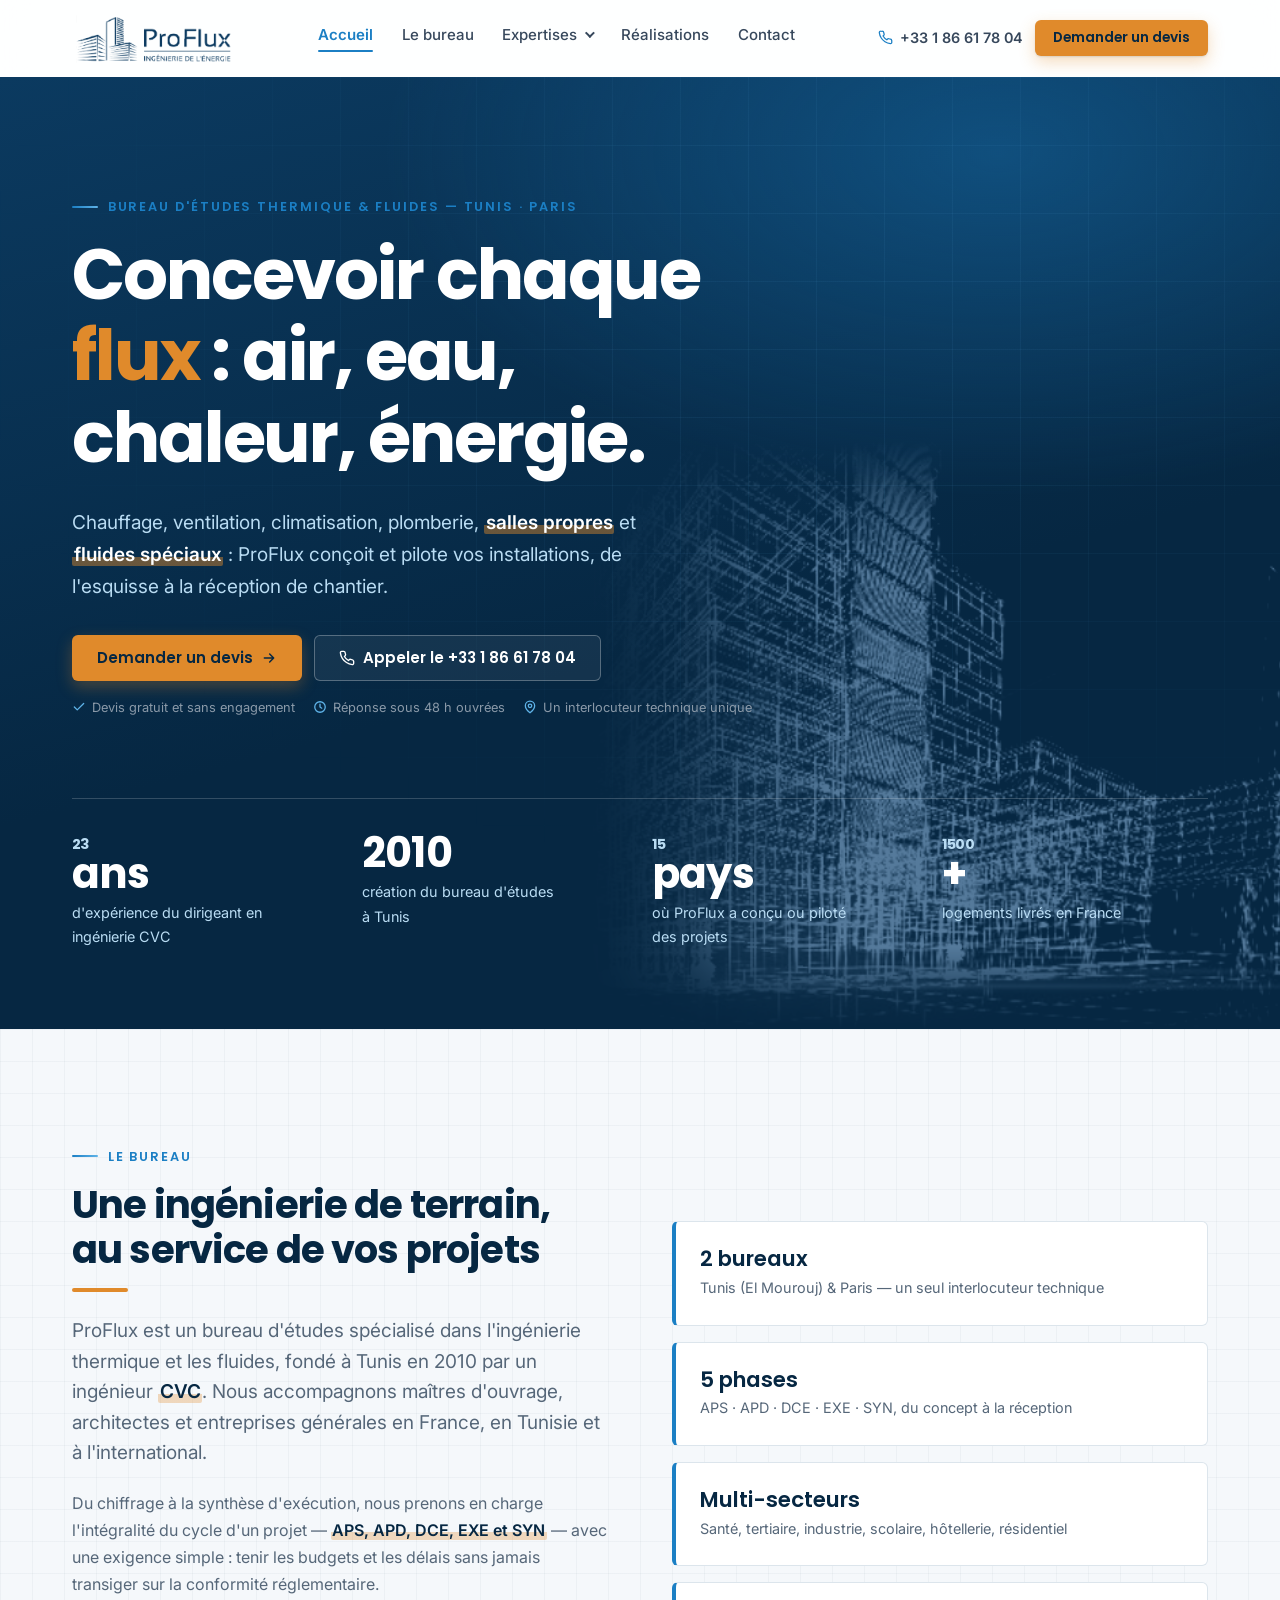
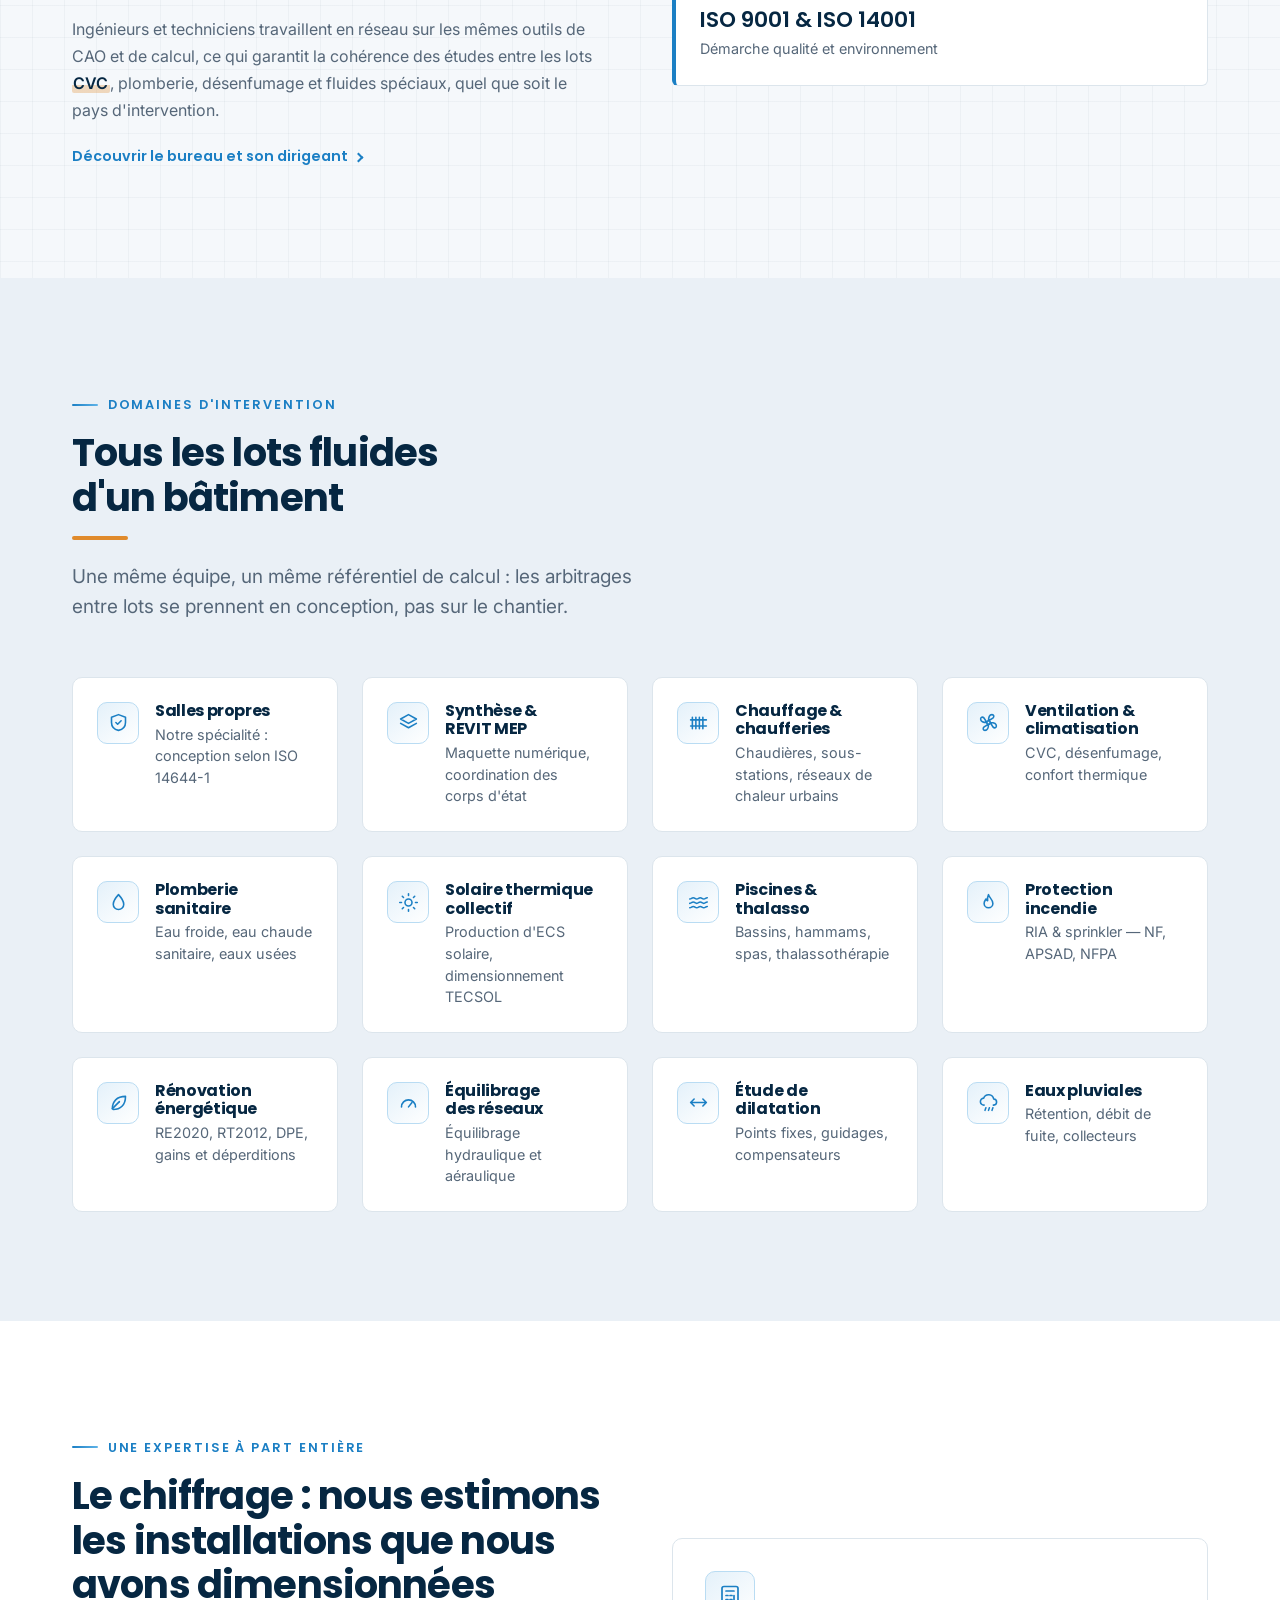
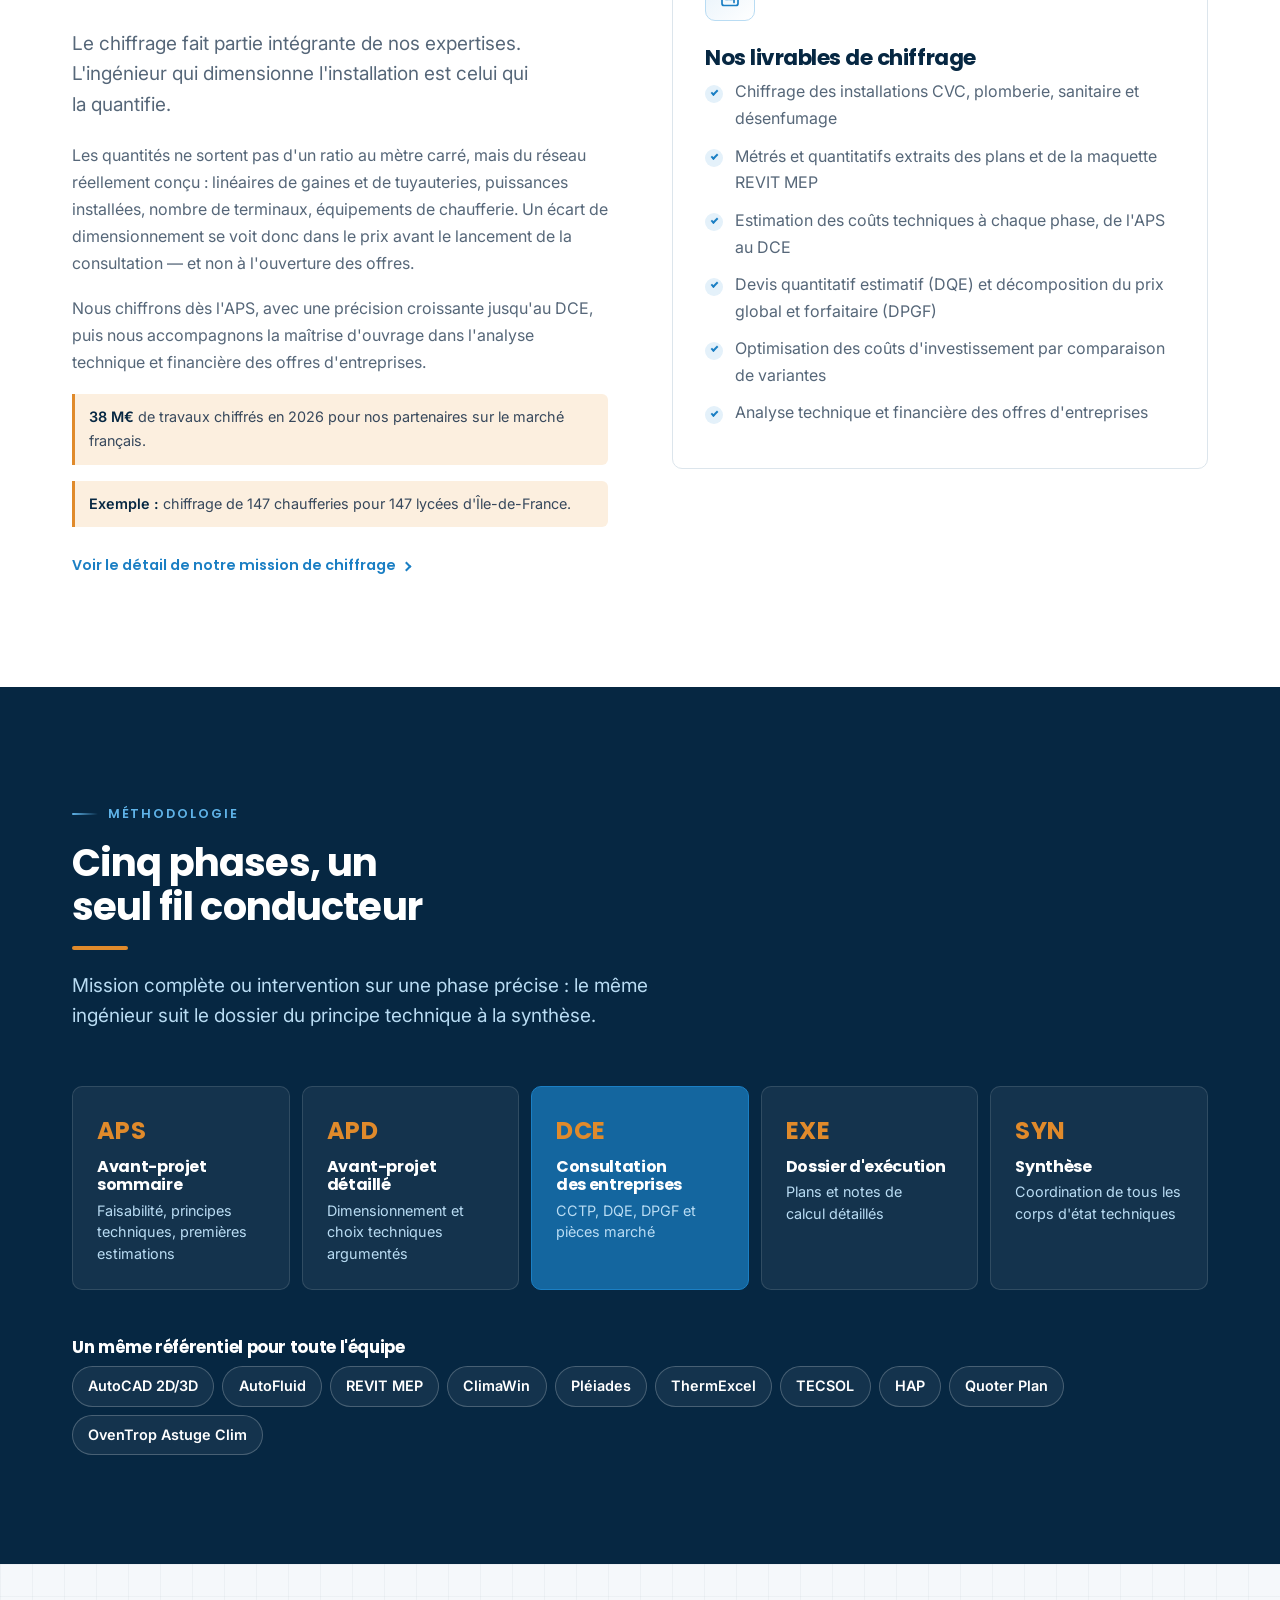
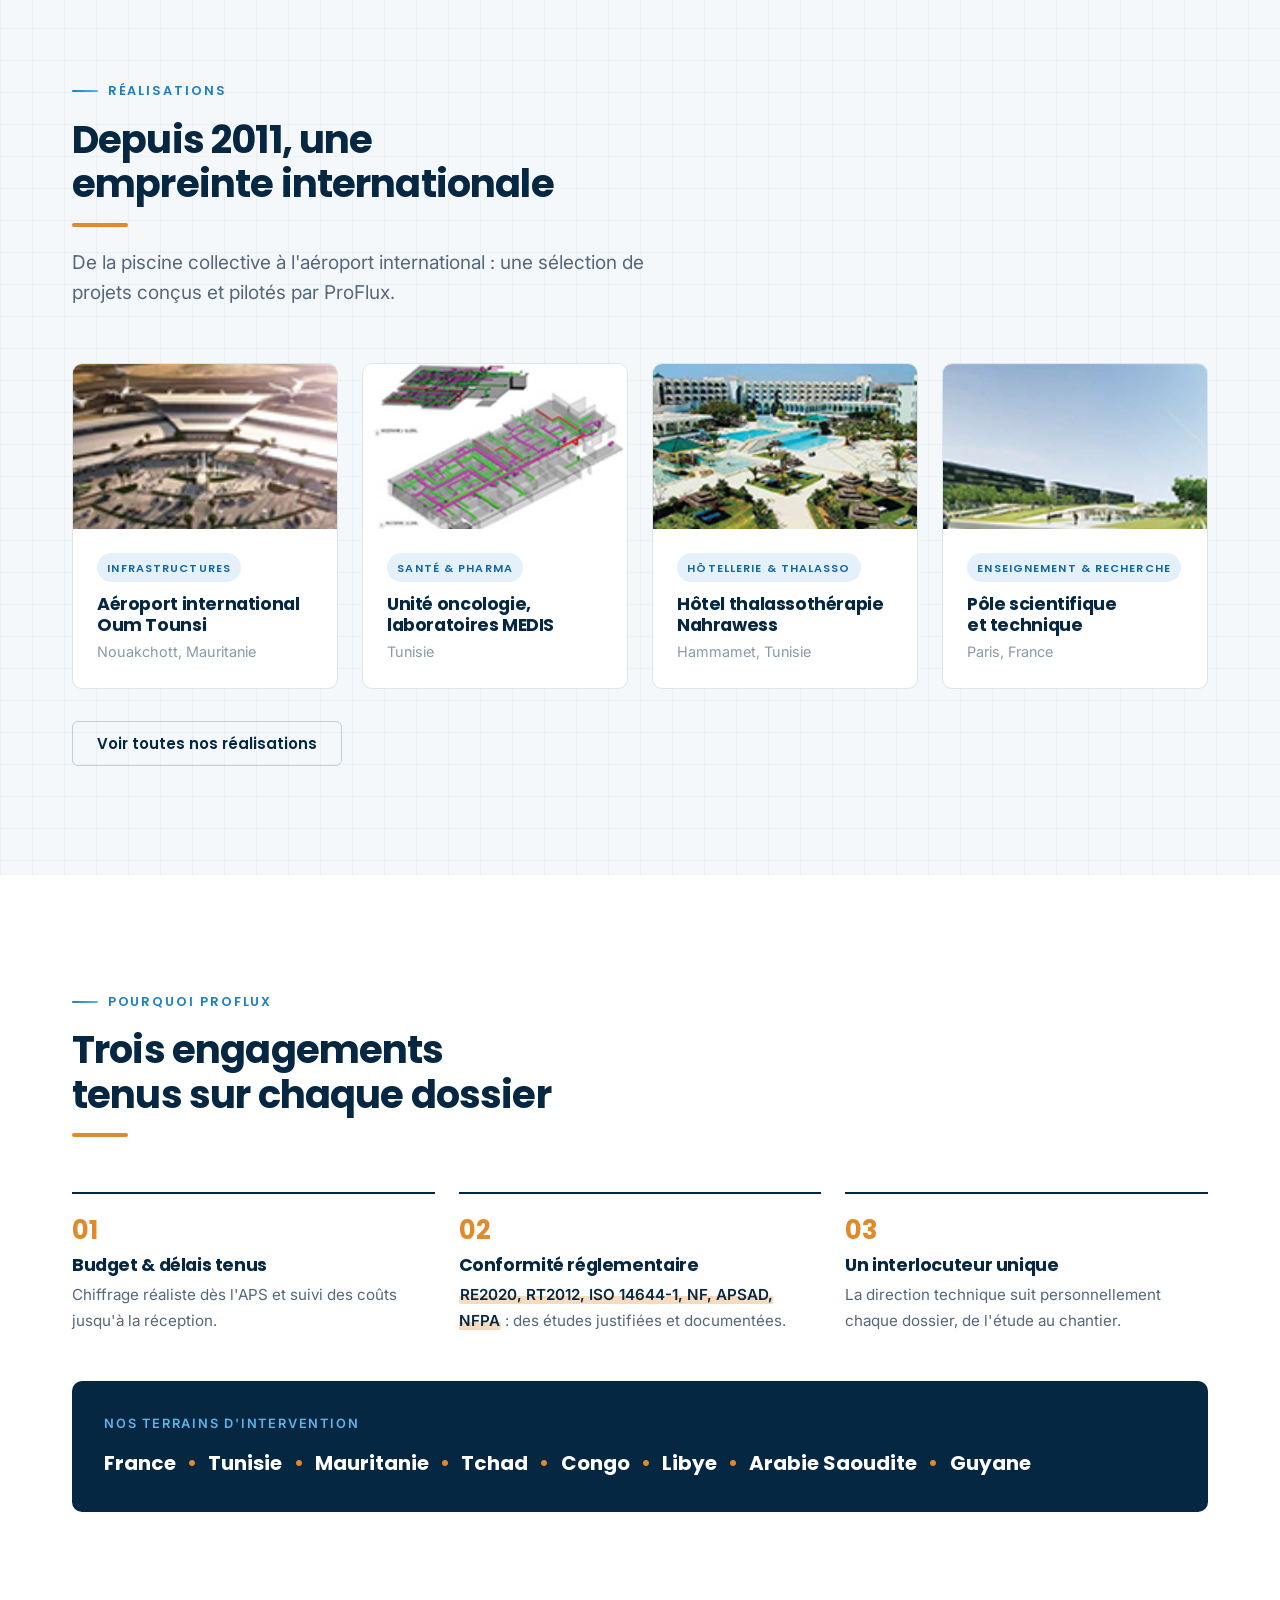
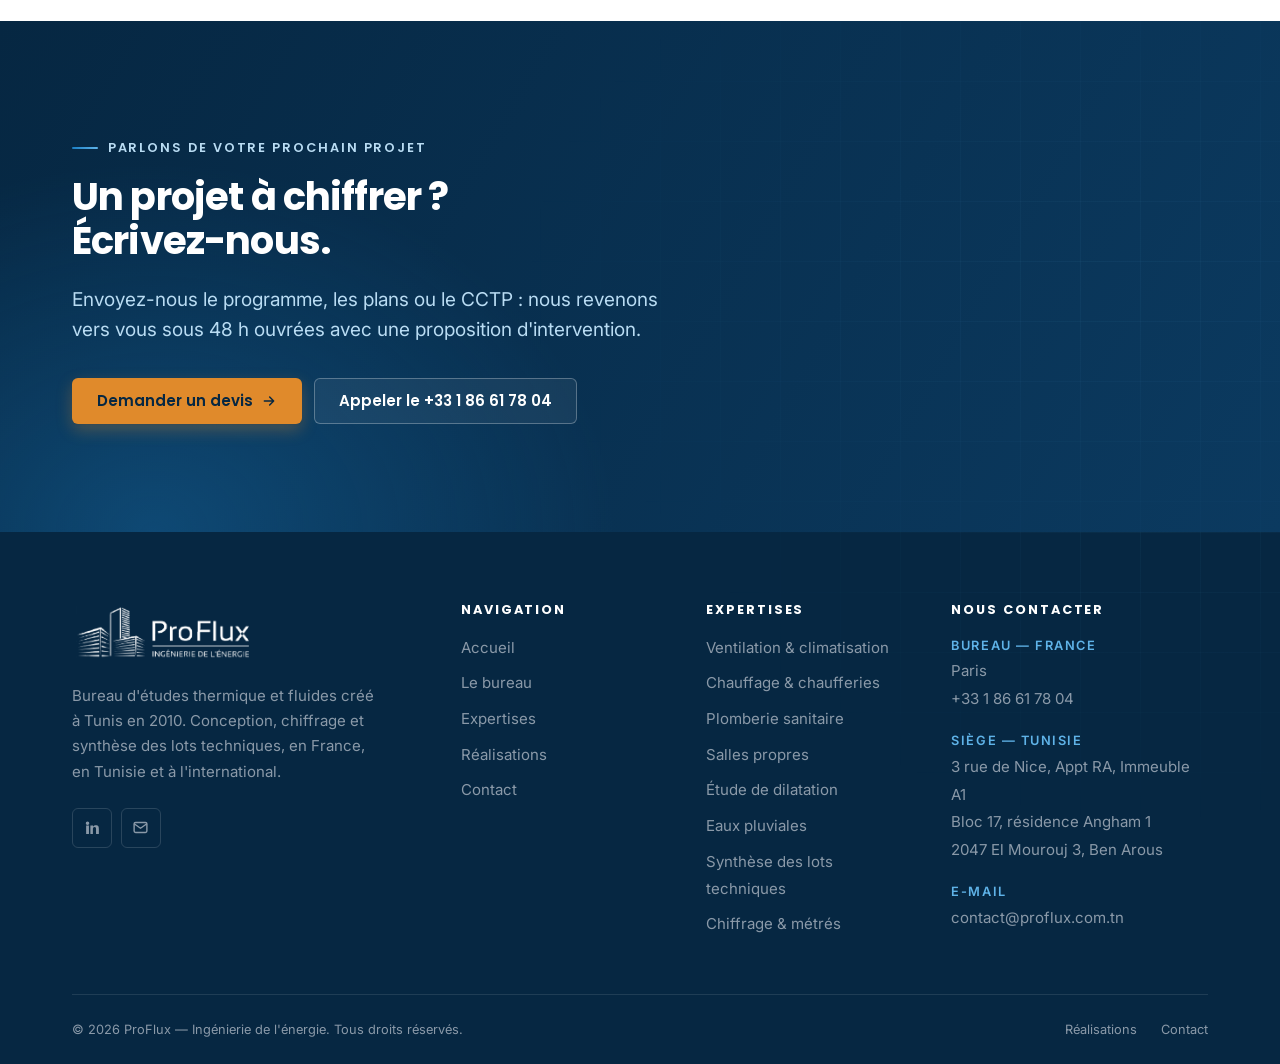
<file: index.html>
<!DOCTYPE html>
<html lang="fr" class="no-js">
<head>
  <meta charset="UTF-8">
  <meta name="viewport" content="width=device-width, initial-scale=1">
  <!-- ======================================================================
       SEO — balise title construite sur le schéma :
       [requête cible principale] + [localisation] + [marque], < 60 caractères.
       Requête visée : « bureau d'études thermique et fluides CVC Tunis ».
       ====================================================================== -->
  <title>Bureau d'études thermique &amp; fluides CVC — Tunis, Paris | ProFlux</title>
  <meta name="description" content="ProFlux, bureau d'études CVC depuis 2010 : chauffage, ventilation, climatisation, plomberie, salles propres ISO 14644-1, synthèse et chiffrage. Tunis et Paris, 15 pays d'intervention.">
  <meta name="keywords" content="bureau d'études CVC Tunisie, bureau d'études fluides, ingénierie thermique, salles propres ISO 14644-1, chiffrage CVC, synthèse lots techniques, REVIT MEP, El Mourouj, Ben Arous">
  <meta name="author" content="ProFlux — Ingénierie de l'énergie">
  <meta name="robots" content="index, follow, max-image-preview:large, max-snippet:-1">
  <meta name="theme-color" content="#062742">
  <link rel="canonical" href="https://www.proflux.com.tn/">

  <!-- Partage sur les réseaux sociaux (Open Graph + Twitter Card) -->
  <meta property="og:type" content="website">
  <meta property="og:site_name" content="ProFlux — Ingénierie de l'énergie">
  <meta property="og:url" content="https://www.proflux.com.tn/">
  <meta property="og:title" content="Bureau d'études thermique &amp; fluides CVC — Tunis, Paris | ProFlux">
  <meta property="og:description" content="Concevoir chaque flux : air, eau, chaleur, énergie. Études CVC, plomberie, salles propres, synthèse et chiffrage, de l'esquisse à la réception.">
  <meta property="og:locale" content="fr_FR">
  <meta name="twitter:card" content="summary_large_image">
  <meta name="twitter:title" content="Bureau d'études thermique &amp; fluides CVC — Tunis, Paris | ProFlux">
  <meta name="twitter:description" content="Concevoir chaque flux : air, eau, chaleur, énergie. Études CVC, plomberie, salles propres, synthèse et chiffrage.">
  <!-- TODO SEO : exporter la couverture de la plaquette en JPG 1200 x 630 px,
       la déposer dans assets/img/brand/og-image.jpg, puis décommenter :
  <meta property="og:image" content="https://www.proflux.com.tn/assets/img/brand/og-image.jpg">
  <meta property="og:image:width" content="1200">
  <meta property="og:image:height" content="630">
  <meta name="twitter:image" content="https://www.proflux.com.tn/assets/img/brand/og-image.jpg">
       Les réseaux sociaux n'affichent pas les SVG : un JPG/PNG est indispensable. -->

  <!-- Favicon provisoire aux couleurs de la marque -->
  <link rel="icon" href="data:image/svg+xml,%3Csvg xmlns=%27http://www.w3.org/2000/svg%27 viewBox=%270 0 32 32%27%3E%3Crect width=%2732%27 height=%2732%27 rx=%276%27 fill=%27%23062742%27/%3E%3Cg fill=%27none%27 stroke=%27%23FFFFFF%27 stroke-width=%272%27%3E%3Crect x=%277%27 y=%2713%27 width=%277%27 height=%2712%27/%3E%3Crect x=%2717%27 y=%277%27 width=%278%27 height=%2718%27/%3E%3C/g%3E%3Cpath d=%27M5 27h22%27 stroke=%27%23E08A2B%27 stroke-width=%272%27/%3E%3C/svg%3E">

  <!-- Google Fonts : Poppins (titres, comme la plaquette) + Inter (texte) -->
  <link rel="preconnect" href="https://fonts.googleapis.com">
  <link rel="preconnect" href="https://fonts.gstatic.com" crossorigin>
  <link href="https://fonts.googleapis.com/css2?family=Inter:wght@400;500;600&family=Poppins:wght@500;600;700&display=swap" rel="stylesheet">

  <link rel="stylesheet" href="css/style.css">
  <!-- Retire la classe no-js le plus tôt possible pour éviter tout flash -->
  <script>document.documentElement.classList.remove('no-js');</script>
</head>
<body>

<a class="skip-link" href="#main">Aller au contenu principal</a>

<!-- ==========================================================================
     HEADER — identique sur toutes les pages.
     ========================================================================== -->
<header class="site-header">
  <div class="container header-inner">

    <a class="logo" href="index.html" aria-label="ProFlux — Ingénierie de l'énergie, retour à l'accueil">
      <!-- Logo officiel extrait de la plaquette, décliné en navy pour le fond clair -->
      <img src="assets/img/brand/logo-proflux-navy.png" alt="ProFlux — Ingénierie de l'énergie" width="830" height="255">
    </a>

    <nav class="nav" id="nav" data-nav aria-label="Navigation principale">
      <ul class="nav__list">
        <li class="nav__item nav__item--active"><a class="nav__link" href="index.html" aria-current="page">Accueil</a></li>
        <li class="nav__item"><a class="nav__link" href="a-propos.html">Le bureau</a></li>

        <!-- Méga-menu : 15 expertises réparties en 4 familles -->
        <li class="nav__item nav__item--has-sub" data-open="false">
          <button class="nav__toggle-sub" type="button" data-sub-toggle aria-expanded="false">
            Expertises
            <span class="nav__chevron" aria-hidden="true"></span>
          </button>
          <ul class="subnav">
            <li class="subnav__group">
              <p class="subnav__title">Lots fluides</p>
              <ul>
                <li><a class="subnav__link" href="expertise.html#cvc">Ventilation, climatisation &amp; désenfumage</a></li>
                <li><a class="subnav__link" href="expertise.html#chauffage">Chauffage &amp; chaufferies</a></li>
                <li><a class="subnav__link" href="expertise.html#plomberie">Plomberie sanitaire</a></li>
                <li><a class="subnav__link" href="expertise.html#incendie">Protection incendie</a></li>
                <li><a class="subnav__link" href="expertise.html#eaux-pluviales">Gestion des eaux pluviales</a></li>
              </ul>
            </li>
            <li class="subnav__group">
              <p class="subnav__title">Installations spécifiques</p>
              <ul>
                <li><a class="subnav__link" href="expertise.html#salles-propres">Salles propres ISO 14644-1</a></li>
                <li><a class="subnav__link" href="expertise.html#solaire">Solaire thermique collectif</a></li>
                <li><a class="subnav__link" href="expertise.html#piscines">Piscines &amp; thalassothérapie</a></li>
              </ul>
            </li>
            <li class="subnav__group">
              <p class="subnav__title">Réseaux &amp; énergie</p>
              <ul>
                <li><a class="subnav__link" href="expertise.html#dilatation">Étude de dilatation</a></li>
                <li><a class="subnav__link" href="expertise.html#equilibrage">Équilibrage des réseaux</a></li>
                <li><a class="subnav__link" href="expertise.html#renovation">Rénovation énergétique</a></li>
              </ul>
            </li>
            <li class="subnav__group">
              <p class="subnav__title">Missions</p>
              <ul>
                <li><a class="subnav__link" href="expertise.html#synthese">Synthèse des lots techniques</a></li>
                <li><a class="subnav__link" href="expertise.html#bim">Maquette BIM — REVIT MEP</a></li>
                <li><a class="subnav__link" href="expertise.html#chiffrage">Chiffrage &amp; métrés</a></li>
                <li><a class="subnav__link" href="expertise.html#audit">Audit, expertise &amp; diagnostic</a></li>
              </ul>
            </li>
          </ul>
        </li>

        <li class="nav__item"><a class="nav__link" href="references.html">Réalisations</a></li>
        <li class="nav__item"><a class="nav__link" href="contact.html">Contact</a></li>
      </ul>

      <!-- Rappel des actions en bas du panneau mobile -->
      <div class="nav__mobile-cta">
        <a class="btn btn--primary" href="contact.html#devis">Demander un devis</a>
        <a class="btn btn--secondary" href="tel:+33186617804">+33 1 86 61 78 04</a>
      </div>
    </nav>

    <div class="header-actions">
      <a class="header-phone" href="tel:+33186617804">
        <svg viewBox="0 0 24 24" fill="none" stroke="currentColor" stroke-width="2" stroke-linecap="round" stroke-linejoin="round" aria-hidden="true">
          <path d="M22 16.9v3a2 2 0 0 1-2.2 2 19.8 19.8 0 0 1-8.6-3.1 19.5 19.5 0 0 1-6-6A19.8 19.8 0 0 1 2.1 4.2 2 2 0 0 1 4.1 2h3a2 2 0 0 1 2 1.7c.1.9.4 1.8.7 2.7a2 2 0 0 1-.5 2.1L8.1 9.7a16 16 0 0 0 6 6l1.2-1.2a2 2 0 0 1 2.1-.5c.9.3 1.8.6 2.7.7a2 2 0 0 1 1.7 2z"/>
        </svg>
        +33 1 86 61 78 04
      </a>
      <a class="btn btn--primary btn--sm header-cta" href="contact.html#devis">Demander un devis</a>
      <button class="burger" type="button" data-burger aria-expanded="false" aria-controls="nav" aria-label="Ouvrir le menu">
        <span class="burger__bars" aria-hidden="true"></span>
      </button>
    </div>

  </div>
  <!-- Indicateur de progression de lecture -->
  <div class="scroll-progress" data-scroll-progress aria-hidden="true"></div>
</header>

<main id="main">

  <!-- ========================================================================
       HERO — reprend la couverture de la plaquette : promesse « Concevoir
       chaque flux », illustration filaire et chiffres clés en pied.
       ======================================================================== -->
  <section class="hero">
    <img class="hero__art" src="assets/img/brand/batiment-filaire.png" alt="" width="560" height="435" aria-hidden="true">
    <div class="container">
      <div class="hero__content">
        <p class="eyebrow">Bureau d'études thermique &amp; fluides — Tunis · Paris</p>
        <h1 class="hero__title">Concevoir chaque <em>flux</em>&nbsp;: air, eau, chaleur, énergie.</h1>
        <p class="hero__text">
          Chauffage, ventilation, climatisation, plomberie, <span class="tech">salles propres</span>
          et <span class="tech">fluides spéciaux</span>&nbsp;: ProFlux conçoit et pilote vos
          installations, de l'esquisse à la réception de chantier.
        </p>
        <div class="hero__actions">
          <a class="btn btn--primary" href="contact.html#devis">
            Demander un devis
            <svg viewBox="0 0 24 24" fill="none" stroke="currentColor" stroke-width="2.2" stroke-linecap="round" stroke-linejoin="round" aria-hidden="true"><path d="M5 12h14M13 6l6 6-6 6"/></svg>
          </a>
          <a class="btn btn--ghost" href="tel:+33186617804">
            <svg viewBox="0 0 24 24" fill="none" stroke="currentColor" stroke-width="2" stroke-linecap="round" stroke-linejoin="round" aria-hidden="true"><path d="M22 16.9v3a2 2 0 0 1-2.2 2 19.8 19.8 0 0 1-8.6-3.1 19.5 19.5 0 0 1-6-6A19.8 19.8 0 0 1 2.1 4.2 2 2 0 0 1 4.1 2h3a2 2 0 0 1 2 1.7c.1.9.4 1.8.7 2.7a2 2 0 0 1-.5 2.1L8.1 9.7a16 16 0 0 0 6 6l1.2-1.2a2 2 0 0 1 2.1-.5c.9.3 1.8.6 2.7.7a2 2 0 0 1 1.7 2z"/></svg>
            Appeler le +33 1 86 61 78 04
          </a>
        </div>
        <p class="reassurance">
          <span>
            <svg viewBox="0 0 24 24" fill="none" stroke="currentColor" stroke-width="2.2" stroke-linecap="round" stroke-linejoin="round" aria-hidden="true"><path d="M20 6 9 17l-5-5"/></svg>
            Devis gratuit et sans engagement
          </span>
          <span>
            <svg viewBox="0 0 24 24" fill="none" stroke="currentColor" stroke-width="2.2" stroke-linecap="round" stroke-linejoin="round" aria-hidden="true"><circle cx="12" cy="12" r="9"/><path d="M12 7v5l3 2"/></svg>
            Réponse sous 48 h ouvrées
          </span>
          <span>
            <svg viewBox="0 0 24 24" fill="none" stroke="currentColor" stroke-width="2.2" stroke-linecap="round" stroke-linejoin="round" aria-hidden="true"><path d="M20 10c0 6-8 12-8 12s-8-6-8-12a8 8 0 0 1 16 0z"/><circle cx="12" cy="10" r="3"/></svg>
            Un interlocuteur technique unique
          </span>
        </p>
      </div>

      <!-- Chiffres clés de la plaquette (animés au défilement) -->
      <div class="hero__stats">
        <div class="hero__stat" data-counter="23">
          <strong><span data-counter-value>23</span> ans</strong>
          <span>d'expérience du dirigeant en ingénierie CVC</span>
        </div>
        <div class="hero__stat">
          <strong>2010</strong>
          <span>création du bureau d'études à Tunis</span>
        </div>
        <div class="hero__stat" data-counter="15">
          <strong><span data-counter-value>15</span> pays</strong>
          <span>où ProFlux a conçu ou piloté des projets</span>
        </div>
        <div class="hero__stat" data-counter="1500">
          <strong><span data-counter-value>1500</span>+</strong>
          <span>logements livrés en France</span>
        </div>
      </div>
    </div>
  </section>

  <!-- ========================================================================
       LE BUREAU
       ======================================================================== -->
  <section class="section section--paper">
    <div class="container">
      <div class="split">

        <div class="reveal">
          <div class="section-head" style="margin-bottom:var(--s-5)">
            <p class="eyebrow">Le bureau</p>
            <h2>Une ingénierie de terrain, au service de vos projets</h2>
          </div>
          <p class="lead">
            ProFlux est un bureau d'études spécialisé dans l'ingénierie thermique et
            les fluides, fondé à Tunis en 2010 par un ingénieur <span class="tech">CVC</span>.
            Nous accompagnons maîtres d'ouvrage, architectes et entreprises générales en
            France, en Tunisie et à l'international.
          </p>
          <p>
            Du chiffrage à la synthèse d'exécution, nous prenons en charge l'intégralité
            du cycle d'un projet — <span class="tech">APS, APD, DCE, EXE et SYN</span> —
            avec une exigence simple&nbsp;: tenir les budgets et les délais sans jamais
            transiger sur la conformité réglementaire.
          </p>
          <p>
            Ingénieurs et techniciens travaillent en réseau sur les mêmes outils de CAO
            et de calcul, ce qui garantit la cohérence des études entre les lots
            <span class="tech">CVC</span>, plomberie, désenfumage et fluides spéciaux,
            quel que soit le pays d'intervention.
          </p>
          <a class="arrow-link" href="a-propos.html">Découvrir le bureau et son dirigeant</a>
        </div>

        <div class="fact-stack reveal" data-delay="1">
          <div class="fact">
            <strong>2 bureaux</strong>
            <span>Tunis (El Mourouj) &amp; Paris — un seul interlocuteur technique</span>
          </div>
          <div class="fact">
            <strong>5 phases</strong>
            <span>APS · APD · DCE · EXE · SYN, du concept à la réception</span>
          </div>
          <div class="fact">
            <strong>Multi-secteurs</strong>
            <span>Santé, tertiaire, industrie, scolaire, hôtellerie, résidentiel</span>
          </div>
          <div class="fact">
            <strong>ISO 9001 &amp; ISO 14001</strong>
            <span>Démarche qualité et environnement</span>
          </div>
        </div>

      </div>
    </div>
  </section>

  <!-- ========================================================================
       DOMAINES D'INTERVENTION — renvoient chacun à leur ancre détaillée
       ======================================================================== -->
  <section class="section section--mist">
    <div class="container">

      <div class="section-head">
        <p class="eyebrow">Domaines d'intervention</p>
        <h2>Tous les lots fluides d'un bâtiment</h2>
        <p class="lead">
          Une même équipe, un même référentiel de calcul&nbsp;: les arbitrages entre
          lots se prennent en conception, pas sur le chantier.
        </p>
      </div>

      <div class="grid grid--4">
        <a class="domain reveal" href="expertise.html#salles-propres">
          <span class="card__icon" aria-hidden="true"><svg viewBox="0 0 24 24" fill="none" stroke="currentColor" stroke-width="1.8" stroke-linecap="round" stroke-linejoin="round"><path d="M12 3l8 3v6c0 5-3.5 8-8 9-4.5-1-8-4-8-9V6z"/><path d="m9 12 2 2 4-4"/></svg></span>
          <div><h3>Salles propres</h3><p>Notre spécialité&nbsp;: conception selon ISO 14644-1</p></div>
        </a>
        <a class="domain reveal" data-delay="1" href="expertise.html#synthese">
          <span class="card__icon" aria-hidden="true"><svg viewBox="0 0 24 24" fill="none" stroke="currentColor" stroke-width="1.8" stroke-linecap="round" stroke-linejoin="round"><path d="m12 3 9 5-9 5-9-5z"/><path d="m3 13 9 5 9-5"/></svg></span>
          <div><h3>Synthèse &amp; REVIT MEP</h3><p>Maquette numérique, coordination des corps d'état</p></div>
        </a>
        <a class="domain reveal" data-delay="2" href="expertise.html#chauffage">
          <span class="card__icon" aria-hidden="true"><svg viewBox="0 0 24 24" fill="none" stroke="currentColor" stroke-width="1.8" stroke-linecap="round" stroke-linejoin="round"><path d="M5 6v13M9 6v13M13 6v13M17 6v13M3 9h18M3 16h18"/></svg></span>
          <div><h3>Chauffage &amp; chaufferies</h3><p>Chaudières, sous-stations, réseaux de chaleur urbains</p></div>
        </a>
        <a class="domain reveal" data-delay="3" href="expertise.html#cvc">
          <span class="card__icon" aria-hidden="true"><svg viewBox="0 0 24 24" fill="none" stroke="currentColor" stroke-width="1.8" stroke-linecap="round" stroke-linejoin="round"><circle cx="12" cy="12" r="2"/><path d="M12 10c0-4 1-7 4-7 2 0 3 2 1 4l-5 3M14 12c4 0 7 1 7 4 0 2-2 3-4 1l-3-5M12 14c0 4-1 7-4 7-2 0-3-2-1-4l5-3M10 12c-4 0-7-1-7-4 0-2 2-3 4-1l3 5"/></svg></span>
          <div><h3>Ventilation &amp; climatisation</h3><p>CVC, désenfumage, confort thermique</p></div>
        </a>
        <a class="domain reveal" href="expertise.html#plomberie">
          <span class="card__icon" aria-hidden="true"><svg viewBox="0 0 24 24" fill="none" stroke="currentColor" stroke-width="1.8" stroke-linecap="round" stroke-linejoin="round"><path d="M12 3s6 6.5 6 11a6 6 0 0 1-12 0c0-4.5 6-11 6-11z"/></svg></span>
          <div><h3>Plomberie sanitaire</h3><p>Eau froide, eau chaude sanitaire, eaux usées</p></div>
        </a>
        <a class="domain reveal" data-delay="1" href="expertise.html#solaire">
          <span class="card__icon" aria-hidden="true"><svg viewBox="0 0 24 24" fill="none" stroke="currentColor" stroke-width="1.8" stroke-linecap="round" stroke-linejoin="round"><circle cx="12" cy="12" r="4"/><path d="M12 2v2M12 20v2M2 12h2M20 12h2M4.9 4.9l1.4 1.4M17.7 17.7l1.4 1.4M4.9 19.1l1.4-1.4M17.7 6.3l1.4-1.4"/></svg></span>
          <div><h3>Solaire thermique collectif</h3><p>Production d'ECS solaire, dimensionnement TECSOL</p></div>
        </a>
        <a class="domain reveal" data-delay="2" href="expertise.html#piscines">
          <span class="card__icon" aria-hidden="true"><svg viewBox="0 0 24 24" fill="none" stroke="currentColor" stroke-width="1.8" stroke-linecap="round" stroke-linejoin="round"><path d="M2 8c2 0 2-1.5 4-1.5S8 8 10 8s2-1.5 4-1.5S16 8 18 8s2-1.5 4-1.5M2 13c2 0 2-1.5 4-1.5S8 13 10 13s2-1.5 4-1.5S16 13 18 13s2-1.5 4-1.5M2 18c2 0 2-1.5 4-1.5S8 18 10 18s2-1.5 4-1.5S16 18 18 18s2-1.5 4-1.5"/></svg></span>
          <div><h3>Piscines &amp; thalasso</h3><p>Bassins, hammams, spas, thalassothérapie</p></div>
        </a>
        <a class="domain reveal" data-delay="3" href="expertise.html#incendie">
          <span class="card__icon" aria-hidden="true"><svg viewBox="0 0 24 24" fill="none" stroke="currentColor" stroke-width="1.8" stroke-linecap="round" stroke-linejoin="round"><path d="M12 3c1 4 5 5.5 5 10a5 5 0 0 1-10 0c0-2.5 1.5-3.5 2-5 1 1.5 2 2 2 2s-.5-3.5 1-7z"/></svg></span>
          <div><h3>Protection incendie</h3><p>RIA &amp; sprinkler — NF, APSAD, NFPA</p></div>
        </a>
        <a class="domain reveal" href="expertise.html#renovation">
          <span class="card__icon" aria-hidden="true"><svg viewBox="0 0 24 24" fill="none" stroke="currentColor" stroke-width="1.8" stroke-linecap="round" stroke-linejoin="round"><path d="M5 19c0-8 5-14 15-14 0 10-6 15-14 15"/><path d="M5 19l8-8"/></svg></span>
          <div><h3>Rénovation énergétique</h3><p>RE2020, RT2012, DPE, gains et déperditions</p></div>
        </a>
        <a class="domain reveal" data-delay="1" href="expertise.html#equilibrage">
          <span class="card__icon" aria-hidden="true"><svg viewBox="0 0 24 24" fill="none" stroke="currentColor" stroke-width="1.8" stroke-linecap="round" stroke-linejoin="round"><path d="M4 17a8 8 0 1 1 16 0"/><path d="m12 17 4-5"/></svg></span>
          <div><h3>Équilibrage des réseaux</h3><p>Équilibrage hydraulique et aéraulique</p></div>
        </a>
        <a class="domain reveal" data-delay="2" href="expertise.html#dilatation">
          <span class="card__icon" aria-hidden="true"><svg viewBox="0 0 24 24" fill="none" stroke="currentColor" stroke-width="1.8" stroke-linecap="round" stroke-linejoin="round"><path d="M3 12h18M7 8l-4 4 4 4M17 8l4 4-4 4"/></svg></span>
          <div><h3>Étude de dilatation</h3><p>Points fixes, guidages, compensateurs</p></div>
        </a>
        <a class="domain reveal" data-delay="3" href="expertise.html#eaux-pluviales">
          <span class="card__icon" aria-hidden="true"><svg viewBox="0 0 24 24" fill="none" stroke="currentColor" stroke-width="1.8" stroke-linecap="round" stroke-linejoin="round"><path d="M7 15a4 4 0 0 1-.5-8A6 6 0 0 1 18 8a3.5 3.5 0 0 1-.5 7"/><path d="M9 18l-1 3M13 18l-1 3M17 18l-1 3"/></svg></span>
          <div><h3>Eaux pluviales</h3><p>Rétention, débit de fuite, collecteurs</p></div>
        </a>
      </div>
    </div>
  </section>

  <!-- ========================================================================
       CHIFFRAGE — expertise à part entière, mise en avant sur l'accueil
       (différenciateur commercial et requête SEO dédiée).
       ======================================================================== -->
  <section class="section section--white">
    <div class="container">
      <div class="split">

        <div class="reveal">
          <p class="eyebrow">Une expertise à part entière</p>
          <h2>Le chiffrage&nbsp;: nous estimons les installations que nous avons dimensionnées</h2>
          <p class="lead">
            Le chiffrage fait partie intégrante de nos expertises. L'ingénieur qui
            dimensionne l'installation est celui qui la quantifie.
          </p>
          <p>
            Les quantités ne sortent pas d'un ratio au mètre carré, mais du réseau
            réellement conçu&nbsp;: linéaires de gaines et de tuyauteries, puissances
            installées, nombre de terminaux, équipements de chaufferie. Un écart de
            dimensionnement se voit donc dans le prix avant le lancement de la
            consultation — et non à l'ouverture des offres.
          </p>
          <p>
            Nous chiffrons dès l'APS, avec une précision croissante jusqu'au DCE, puis
            nous accompagnons la maîtrise d'ouvrage dans l'analyse technique et
            financière des offres d'entreprises.
          </p>
          <div class="proof">
            <strong>38 M€</strong> de travaux chiffrés en 2026 pour nos partenaires sur le
            marché français.
          </div>
          <div class="proof">
            <strong>Exemple&nbsp;:</strong> chiffrage de 147 chaufferies pour 147 lycées
            d'Île-de-France.
          </div>
          <p style="margin-top:var(--s-5)">
            <a class="arrow-link" href="expertise.html#chiffrage">Voir le détail de notre mission de chiffrage</a>
          </p>
        </div>

        <div class="reveal" data-delay="1">
          <div class="card">
            <span class="card__icon" aria-hidden="true">
              <svg viewBox="0 0 24 24" fill="none" stroke="currentColor" stroke-width="1.7" stroke-linecap="round" stroke-linejoin="round">
                <rect x="4" y="2.5" width="16" height="19" rx="2"/><path d="M8 7h8"/><path d="M8 11.5h2M12 11.5h2M8 15.5h2M12 15.5h2M16 11.5v7"/>
              </svg>
            </span>
            <h3>Nos livrables de chiffrage</h3>
            <ul class="checklist" style="margin-bottom:0">
              <li>Chiffrage des installations CVC, plomberie, sanitaire et désenfumage</li>
              <li>Métrés et quantitatifs extraits des plans et de la maquette REVIT MEP</li>
              <li>Estimation des coûts techniques à chaque phase, de l'APS au DCE</li>
              <li>Devis quantitatif estimatif (DQE) et décomposition du prix global et forfaitaire (DPGF)</li>
              <li>Optimisation des coûts d'investissement par comparaison de variantes</li>
              <li>Analyse technique et financière des offres d'entreprises</li>
            </ul>
          </div>
        </div>

      </div>
    </div>
  </section>

  <!-- ========================================================================
       MÉTHODOLOGIE — cinq phases + outils (repris de la plaquette)
       ======================================================================== -->
  <section class="section section--navy">
    <div class="container">
      <div class="section-head">
        <p class="eyebrow">Méthodologie</p>
        <h2>Cinq phases, un seul fil conducteur</h2>
        <p class="lead">
          Mission complète ou intervention sur une phase précise&nbsp;: le même
          ingénieur suit le dossier du principe technique à la synthèse.
        </p>
      </div>

      <ol class="phases">
        <li class="phase reveal"><b>APS</b><h3>Avant-projet sommaire</h3><p>Faisabilité, principes techniques, premières estimations</p></li>
        <li class="phase reveal" data-delay="1"><b>APD</b><h3>Avant-projet détaillé</h3><p>Dimensionnement et choix techniques argumentés</p></li>
        <li class="phase reveal" data-delay="2"><b>DCE</b><h3>Consultation des entreprises</h3><p>CCTP, DQE, DPGF et pièces marché</p></li>
        <li class="phase reveal" data-delay="3"><b>EXE</b><h3>Dossier d'exécution</h3><p>Plans et notes de calcul détaillés</p></li>
        <li class="phase reveal"><b>SYN</b><h3>Synthèse</h3><p>Coordination de tous les corps d'état techniques</p></li>
      </ol>

      <h3 style="margin-top:var(--s-8);font-size:1.05rem">Un même référentiel pour toute l'équipe</h3>
      <ul class="chips">
        <li>AutoCAD 2D/3D</li><li>AutoFluid</li><li>REVIT MEP</li><li>ClimaWin</li><li>Pléiades</li>
        <li>ThermExcel</li><li>TECSOL</li><li>HAP</li><li>Quoter Plan</li><li>OvenTrop Astuge Clim</li>
      </ul>
    </div>
  </section>

  <!-- ========================================================================
       RÉALISATIONS — photos issues de la plaquette 2026
       ======================================================================== -->
  <section class="section section--paper">
    <div class="container">

      <div class="section-head">
        <p class="eyebrow">Réalisations</p>
        <h2>Depuis 2011, une empreinte internationale</h2>
        <p class="lead">
          De la piscine collective à l'aéroport international&nbsp;: une sélection de
          projets conçus et pilotés par ProFlux.
        </p>
      </div>

      <div class="grid grid--4">
        <article class="project reveal">
          <div class="project__media">
            <img src="assets/img/projets/aeroport-nouakchott.png" alt="Perspective de l'aéroport international Oum Tounsi à Nouakchott, Mauritanie" width="450" height="183" loading="lazy" decoding="async">
          </div>
          <div class="project__body">
            <span class="project__tag">Infrastructures</span>
            <h3 class="project__title">Aéroport international Oum Tounsi</h3>
            <p class="project__meta">Nouakchott, Mauritanie</p>
          </div>
        </article>
        <article class="project reveal" data-delay="1">
          <div class="project__media">
            <img src="assets/img/projets/laboratoires-medis.png" alt="Maquette 3D des réseaux de l'unité oncologie des laboratoires MEDIS, Tunisie" width="404" height="296" loading="lazy" decoding="async">
          </div>
          <div class="project__body">
            <span class="project__tag">Santé &amp; pharma</span>
            <h3 class="project__title">Unité oncologie, laboratoires MEDIS</h3>
            <p class="project__meta">Tunisie</p>
          </div>
        </article>
        <article class="project reveal" data-delay="2">
          <div class="project__media">
            <img src="assets/img/projets/hotel-nahrawess-hammamet.png" alt="Hôtel thalassothérapie Nahrawess à Hammamet, piscines et jardins" width="406" height="258" loading="lazy" decoding="async">
          </div>
          <div class="project__body">
            <span class="project__tag">Hôtellerie &amp; thalasso</span>
            <h3 class="project__title">Hôtel thalassothérapie Nahrawess</h3>
            <p class="project__meta">Hammamet, Tunisie</p>
          </div>
        </article>
        <article class="project reveal" data-delay="3">
          <div class="project__media">
            <img src="assets/img/projets/pole-scientifique-paris.png" alt="Perspective du pôle scientifique et technique à Paris" width="432" height="226" loading="lazy" decoding="async">
          </div>
          <div class="project__body">
            <span class="project__tag">Enseignement &amp; recherche</span>
            <h3 class="project__title">Pôle scientifique et technique</h3>
            <p class="project__meta">Paris, France</p>
          </div>
        </article>
      </div>

      <p style="margin-top:var(--s-6)">
        <a class="btn btn--outline" href="references.html">Voir toutes nos réalisations</a>
      </p>
    </div>
  </section>

  <!-- ========================================================================
       ENGAGEMENTS + TERRAINS D'INTERVENTION — lèvent les objections avant contact
       ======================================================================== -->
  <section class="section section--white">
    <div class="container">
      <div class="section-head">
        <p class="eyebrow">Pourquoi ProFlux</p>
        <h2>Trois engagements tenus sur chaque dossier</h2>
      </div>

      <div class="grid grid--3">
        <div class="pledge reveal">
          <b>01</b>
          <h3>Budget &amp; délais tenus</h3>
          <p>Chiffrage réaliste dès l'APS et suivi des coûts jusqu'à la réception.</p>
        </div>
        <div class="pledge reveal" data-delay="1">
          <b>02</b>
          <h3>Conformité réglementaire</h3>
          <p><span class="tech">RE2020, RT2012, ISO 14644-1, NF, APSAD, NFPA</span>&nbsp;: des études justifiées et documentées.</p>
        </div>
        <div class="pledge reveal" data-delay="2">
          <b>03</b>
          <h3>Un interlocuteur unique</h3>
          <p>La direction technique suit personnellement chaque dossier, de l'étude au chantier.</p>
        </div>
      </div>

      <div class="countries reveal">
        <p>Nos terrains d'intervention</p>
        <ul>
          <li>France</li><li>Tunisie</li><li>Mauritanie</li><li>Tchad</li><li>Congo</li><li>Libye</li><li>Arabie Saoudite</li><li>Guyane</li>
        </ul>
      </div>
    </div>
  </section>

  <!-- ========================================================================
       BANDEAU CTA DE BAS DE PAGE — présent sur chaque page
       ======================================================================== -->
  <section class="section cta-band">
    <div class="container">
      <p class="eyebrow">Parlons de votre prochain projet</p>
      <h2>Un projet à chiffrer&nbsp;? Écrivez-nous.</h2>
      <p class="lead">
        Envoyez-nous le programme, les plans ou le CCTP&nbsp;: nous revenons vers vous
        sous 48 h ouvrées avec une proposition d'intervention.
      </p>
      <div class="cta-band__actions">
        <a class="btn btn--primary" href="contact.html#devis">
          Demander un devis
          <svg viewBox="0 0 24 24" fill="none" stroke="currentColor" stroke-width="2.2" stroke-linecap="round" stroke-linejoin="round" aria-hidden="true"><path d="M5 12h14M13 6l6 6-6 6"/></svg>
        </a>
        <a class="btn btn--ghost" href="tel:+33186617804">Appeler le +33 1 86 61 78 04</a>
      </div>
    </div>
  </section>

</main>

<!-- ==========================================================================
     FOOTER — coordonnées issues de la plaquette 2026.
     ========================================================================== -->
<footer class="site-footer">
  <div class="container">
    <div class="footer-grid">

      <div class="footer-col footer-about">
        <a class="logo" href="index.html" aria-label="ProFlux — retour à l'accueil">
          <img src="assets/img/brand/logo-proflux-blanc.png" alt="ProFlux — Ingénierie de l'énergie" width="830" height="255" loading="lazy" decoding="async">
        </a>
        <p>
          Bureau d'études thermique et fluides créé à Tunis en 2010. Conception,
          chiffrage et synthèse des lots techniques, en France, en Tunisie et à
          l'international.
        </p>

        <div class="socials">
          <a href="https://www.linkedin.com/in/walimbellakanji" target="_blank" rel="noopener" aria-label="LinkedIn de Walim Bellakanji, directeur technique">
            <svg viewBox="0 0 24 24" fill="currentColor" aria-hidden="true"><path d="M4.98 3.5a2.5 2.5 0 1 1 0 5 2.5 2.5 0 0 1 0-5zM3 9h4v12H3zM9 9h3.8v1.7h.05c.53-.95 1.83-1.95 3.77-1.95C20.5 8.75 21 11 21 14v7h-4v-6.2c0-1.48-.03-3.38-2.06-3.38-2.06 0-2.38 1.6-2.38 3.27V21H9z"/></svg>
          </a>
          <a href="mailto:contact@proflux.com.tn" aria-label="Nous écrire par e-mail">
            <svg viewBox="0 0 24 24" fill="none" stroke="currentColor" stroke-width="2" stroke-linecap="round" stroke-linejoin="round" aria-hidden="true"><rect x="3" y="5" width="18" height="14" rx="2"/><path d="m3.5 7 8.5 6 8.5-6"/></svg>
          </a>
        </div>
      </div>

      <div class="footer-col">
        <h4>Navigation</h4>
        <ul>
          <li><a href="index.html">Accueil</a></li>
          <li><a href="a-propos.html">Le bureau</a></li>
          <li><a href="expertise.html">Expertises</a></li>
          <li><a href="references.html">Réalisations</a></li>
          <li><a href="contact.html">Contact</a></li>
        </ul>
      </div>

      <div class="footer-col">
        <h4>Expertises</h4>
        <ul>
          <li><a href="expertise.html#cvc">Ventilation &amp; climatisation</a></li>
          <li><a href="expertise.html#chauffage">Chauffage &amp; chaufferies</a></li>
          <li><a href="expertise.html#plomberie">Plomberie sanitaire</a></li>
          <li><a href="expertise.html#salles-propres">Salles propres</a></li>
          <li><a href="expertise.html#dilatation">Étude de dilatation</a></li>
          <li><a href="expertise.html#eaux-pluviales">Eaux pluviales</a></li>
          <li><a href="expertise.html#synthese">Synthèse des lots techniques</a></li>
          <li><a href="expertise.html#chiffrage">Chiffrage &amp; métrés</a></li>
        </ul>
      </div>

      <div class="footer-col">
        <h4>Nous contacter</h4>
        <address class="footer-address">
          <strong>Bureau — France</strong>
          Paris<br>
          <a href="tel:+33186617804">+33 1 86 61 78 04</a>

          <strong>Siège — Tunisie</strong>
          3 rue de Nice, Appt RA, Immeuble A1<br>
          Bloc 17, résidence Angham 1<br>
          2047 El Mourouj 3, Ben Arous

          <strong>E-mail</strong>
          <a href="mailto:contact@proflux.com.tn">contact@proflux.com.tn</a>
        </address>
      </div>

    </div>

    <div class="footer-bottom">
      <p>&copy; <span data-year>2026</span> ProFlux — Ingénierie de l'énergie. Tous droits réservés.</p>
      <nav aria-label="Liens secondaires">
        <a href="references.html">Réalisations</a>
        <a href="contact.html">Contact</a>
      </nav>
    </div>
  </div>
</footer>

<!-- ==========================================================================
     BARRE D'ACTION MOBILE — visible uniquement sous 900 px.
     Appel et devis restent à portée de pouce pendant toute la lecture.
     ========================================================================== -->
<div class="mobile-cta">
  <a class="mobile-cta__btn mobile-cta__btn--call" href="tel:+33186617804">
    <svg viewBox="0 0 24 24" fill="none" stroke="currentColor" stroke-width="2" stroke-linecap="round" stroke-linejoin="round" aria-hidden="true"><path d="M22 16.9v3a2 2 0 0 1-2.2 2 19.8 19.8 0 0 1-8.6-3.1 19.5 19.5 0 0 1-6-6A19.8 19.8 0 0 1 2.1 4.2 2 2 0 0 1 4.1 2h3a2 2 0 0 1 2 1.7c.1.9.4 1.8.7 2.7a2 2 0 0 1-.5 2.1L8.1 9.7a16 16 0 0 0 6 6l1.2-1.2a2 2 0 0 1 2.1-.5c.9.3 1.8.6 2.7.7a2 2 0 0 1 1.7 2z"/></svg>
    Appeler
  </a>
  <a class="mobile-cta__btn mobile-cta__btn--quote" href="contact.html#devis">
    <svg viewBox="0 0 24 24" fill="none" stroke="currentColor" stroke-width="2" stroke-linecap="round" stroke-linejoin="round" aria-hidden="true"><path d="M4 4h16v13H7l-3 3z"/></svg>
    Devis
  </a>
</div>

<!-- Retour en haut de page -->
<button class="to-top" type="button" data-to-top aria-label="Revenir en haut de la page">
  <svg viewBox="0 0 24 24" fill="none" stroke="currentColor" stroke-width="2.2" stroke-linecap="round" stroke-linejoin="round" aria-hidden="true"><path d="M12 19V5M6 11l6-6 6 6"/></svg>
</button>

<!-- ==========================================================================
     SEO — DONNÉES STRUCTURÉES (schema.org, JSON-LD)
     Placé après </main> : repris à l'identique sur les cinq pages.
     Toutes les informations proviennent de la plaquette ProFlux 2026.
     ========================================================================== -->
<script type="application/ld+json">
{
  "@context": "https://schema.org",
  "@graph": [
    {
      "@type": "ProfessionalService",
      "@id": "https://www.proflux.com.tn/#organization",
      "name": "ProFlux",
      "alternateName": ["BET ProFlux", "ProFlux — Ingénierie de l'énergie"],
      "description": "Bureau d'études spécialisé en ingénierie thermique et fluides : chauffage, ventilation, climatisation, désenfumage, plomberie, salles propres, solaire thermique collectif, protection incendie, synthèse des lots techniques et chiffrage.",
      "url": "https://www.proflux.com.tn/",
      "logo": "https://www.proflux.com.tn/assets/img/brand/logo-proflux-navy.png",
      "slogan": "Concevoir chaque flux : air, eau, chaleur, énergie.",
      "foundingDate": "2010",
      "foundingLocation": { "@type": "Place", "name": "Tunis, Tunisie" },
      "founder": { "@id": "https://www.proflux.com.tn/#walim-bellakanji" },
      "knowsLanguage": ["fr", "ar"],
      "email": "contact@proflux.com.tn",
      "telephone": "+33186617804",
      "address": {
        "@type": "PostalAddress",
        "streetAddress": "3 rue de Nice, Appt RA, Immeuble A1, Bloc 17, résidence Angham 1",
        "postalCode": "2047",
        "addressLocality": "El Mourouj 3",
        "addressRegion": "Ben Arous",
        "addressCountry": "TN"
      },
      "department": {
        "@type": "ProfessionalService",
        "name": "ProFlux — bureau de Paris",
        "telephone": "+33186617804",
        "address": { "@type": "PostalAddress", "addressLocality": "Paris", "addressCountry": "FR" }
      },
      "areaServed": ["France", "Tunisie", "Mauritanie", "Tchad", "Congo", "Libye", "Arabie Saoudite", "Guyane"],
      "sameAs": ["https://www.linkedin.com/in/walimbellakanji"],
      "hasOfferCatalog": {
        "@type": "OfferCatalog",
        "name": "Ingénierie thermique et fluides",
        "itemListElement": [
          { "@type": "Offer", "itemOffered": { "@type": "Service", "name": "Ventilation, climatisation et désenfumage" } },
          { "@type": "Offer", "itemOffered": { "@type": "Service", "name": "Chauffage et chaufferies" } },
          { "@type": "Offer", "itemOffered": { "@type": "Service", "name": "Plomberie sanitaire" } },
          { "@type": "Offer", "itemOffered": { "@type": "Service", "name": "Protection incendie RIA et sprinkler" } },
          { "@type": "Offer", "itemOffered": { "@type": "Service", "name": "Gestion des eaux pluviales" } },
          { "@type": "Offer", "itemOffered": { "@type": "Service", "name": "Salles propres ISO 14644-1" } },
          { "@type": "Offer", "itemOffered": { "@type": "Service", "name": "Solaire thermique collectif" } },
          { "@type": "Offer", "itemOffered": { "@type": "Service", "name": "Piscines et thalassothérapie" } },
          { "@type": "Offer", "itemOffered": { "@type": "Service", "name": "Étude de dilatation des réseaux" } },
          { "@type": "Offer", "itemOffered": { "@type": "Service", "name": "Équilibrage des réseaux" } },
          { "@type": "Offer", "itemOffered": { "@type": "Service", "name": "Rénovation énergétique et études thermiques" } },
          { "@type": "Offer", "itemOffered": { "@type": "Service", "name": "Synthèse des lots techniques" } },
          { "@type": "Offer", "itemOffered": { "@type": "Service", "name": "Maquette numérique REVIT MEP" } },
          { "@type": "Offer", "itemOffered": { "@type": "Service", "name": "Chiffrage et métrés" } },
          { "@type": "Offer", "itemOffered": { "@type": "Service", "name": "Audit, expertise et diagnostic" } }
        ]
      }
    },
    {
      "@type": "Person",
      "@id": "https://www.proflux.com.tn/#walim-bellakanji",
      "name": "Walim Bellakanji",
      "jobTitle": "Fondateur et directeur technique, ingénieur CVC",
      "worksFor": { "@id": "https://www.proflux.com.tn/#organization" },
      "sameAs": ["https://www.linkedin.com/in/walimbellakanji"]
    },
    {
      "@type": "WebSite",
      "@id": "https://www.proflux.com.tn/#website",
      "url": "https://www.proflux.com.tn/",
      "name": "ProFlux — Ingénierie de l'énergie",
      "inLanguage": "fr-FR",
      "publisher": { "@id": "https://www.proflux.com.tn/#organization" }
    }
  ]
}
</script>

<script src="js/script.js" defer></script>
</body>
</html>
</file>
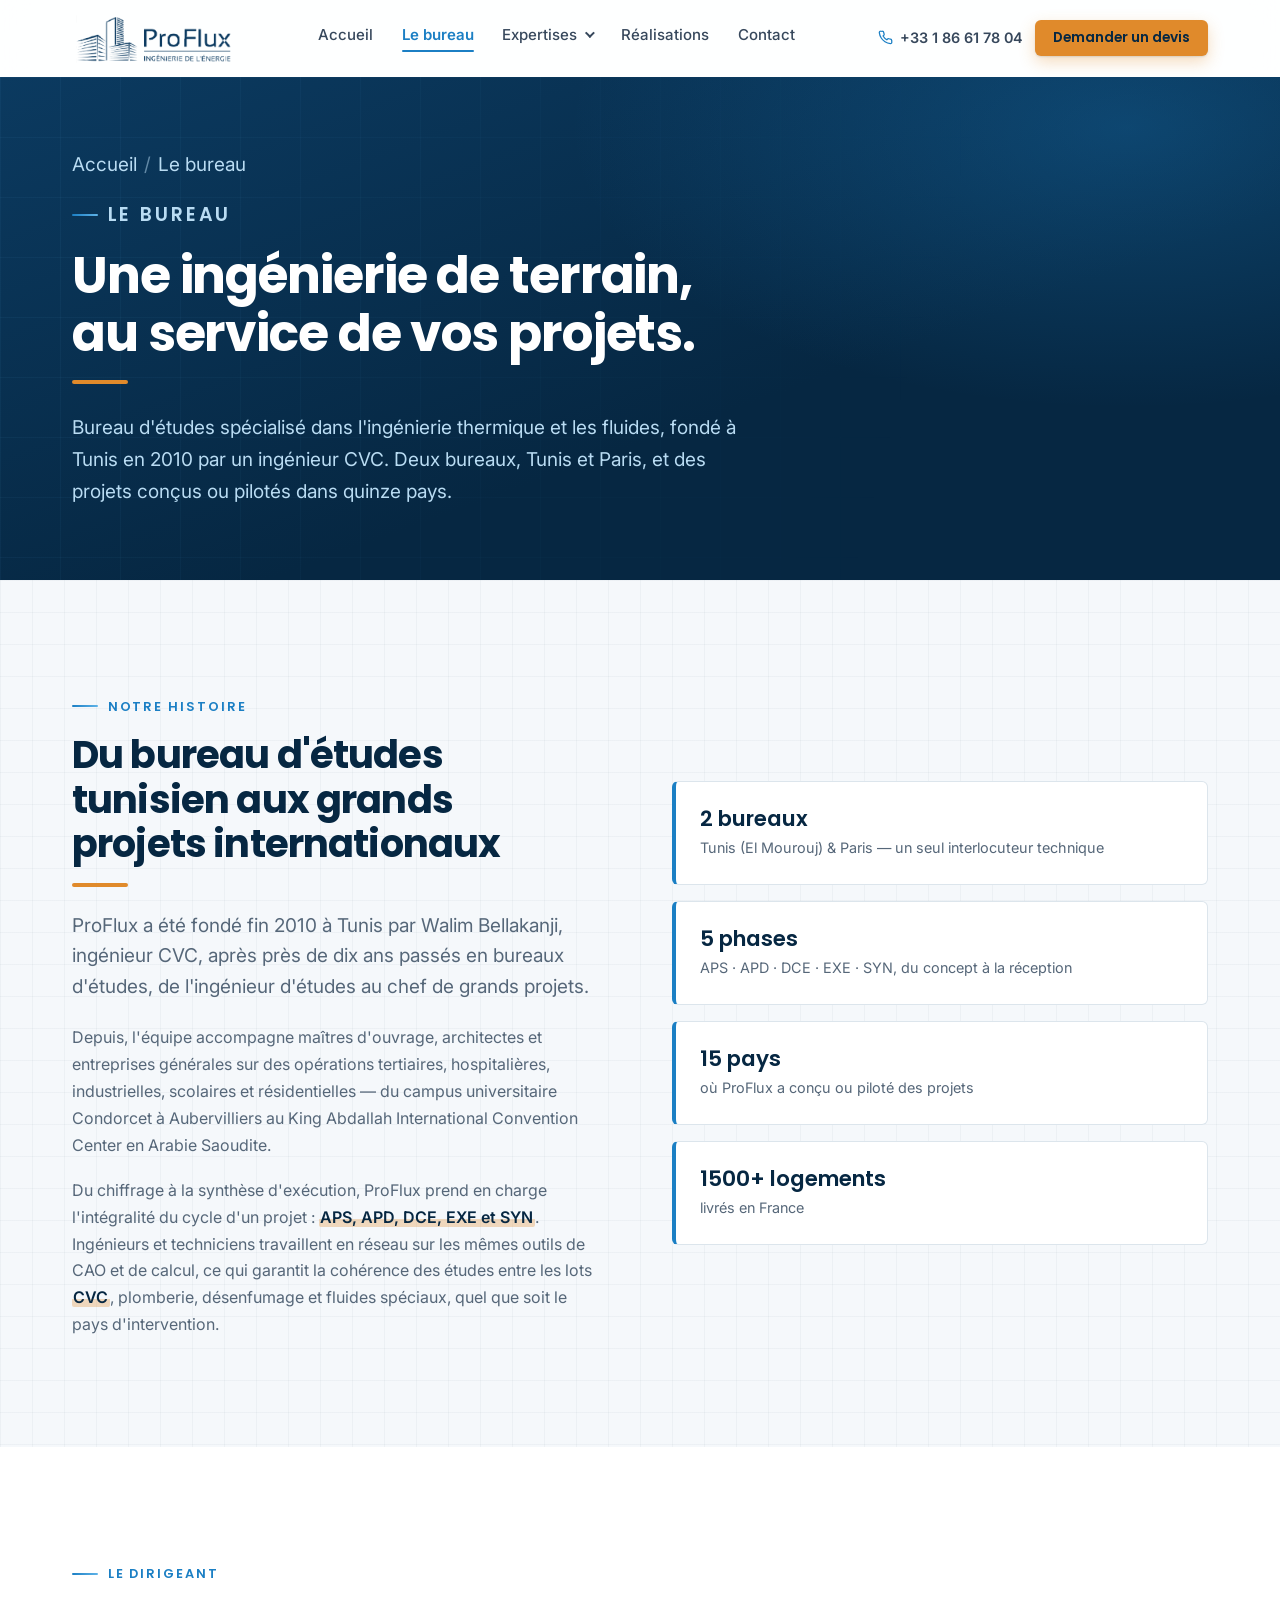
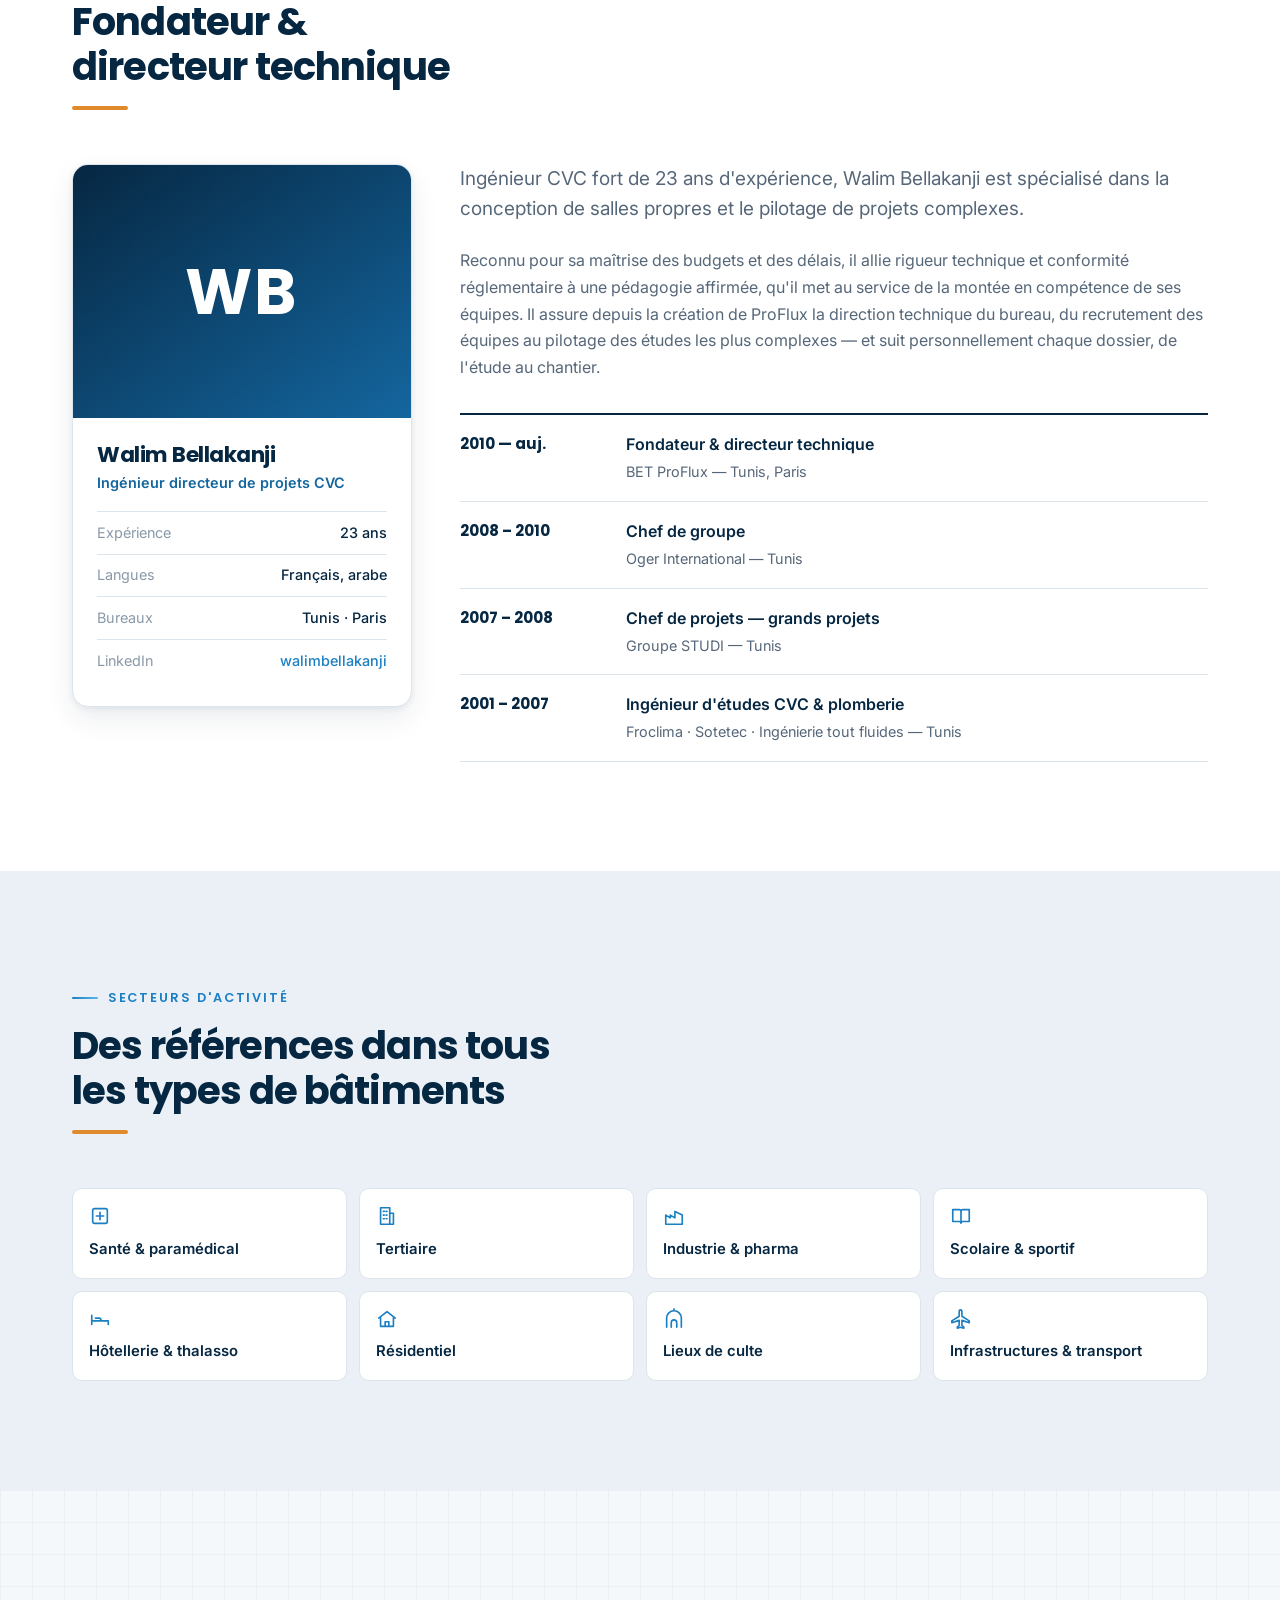
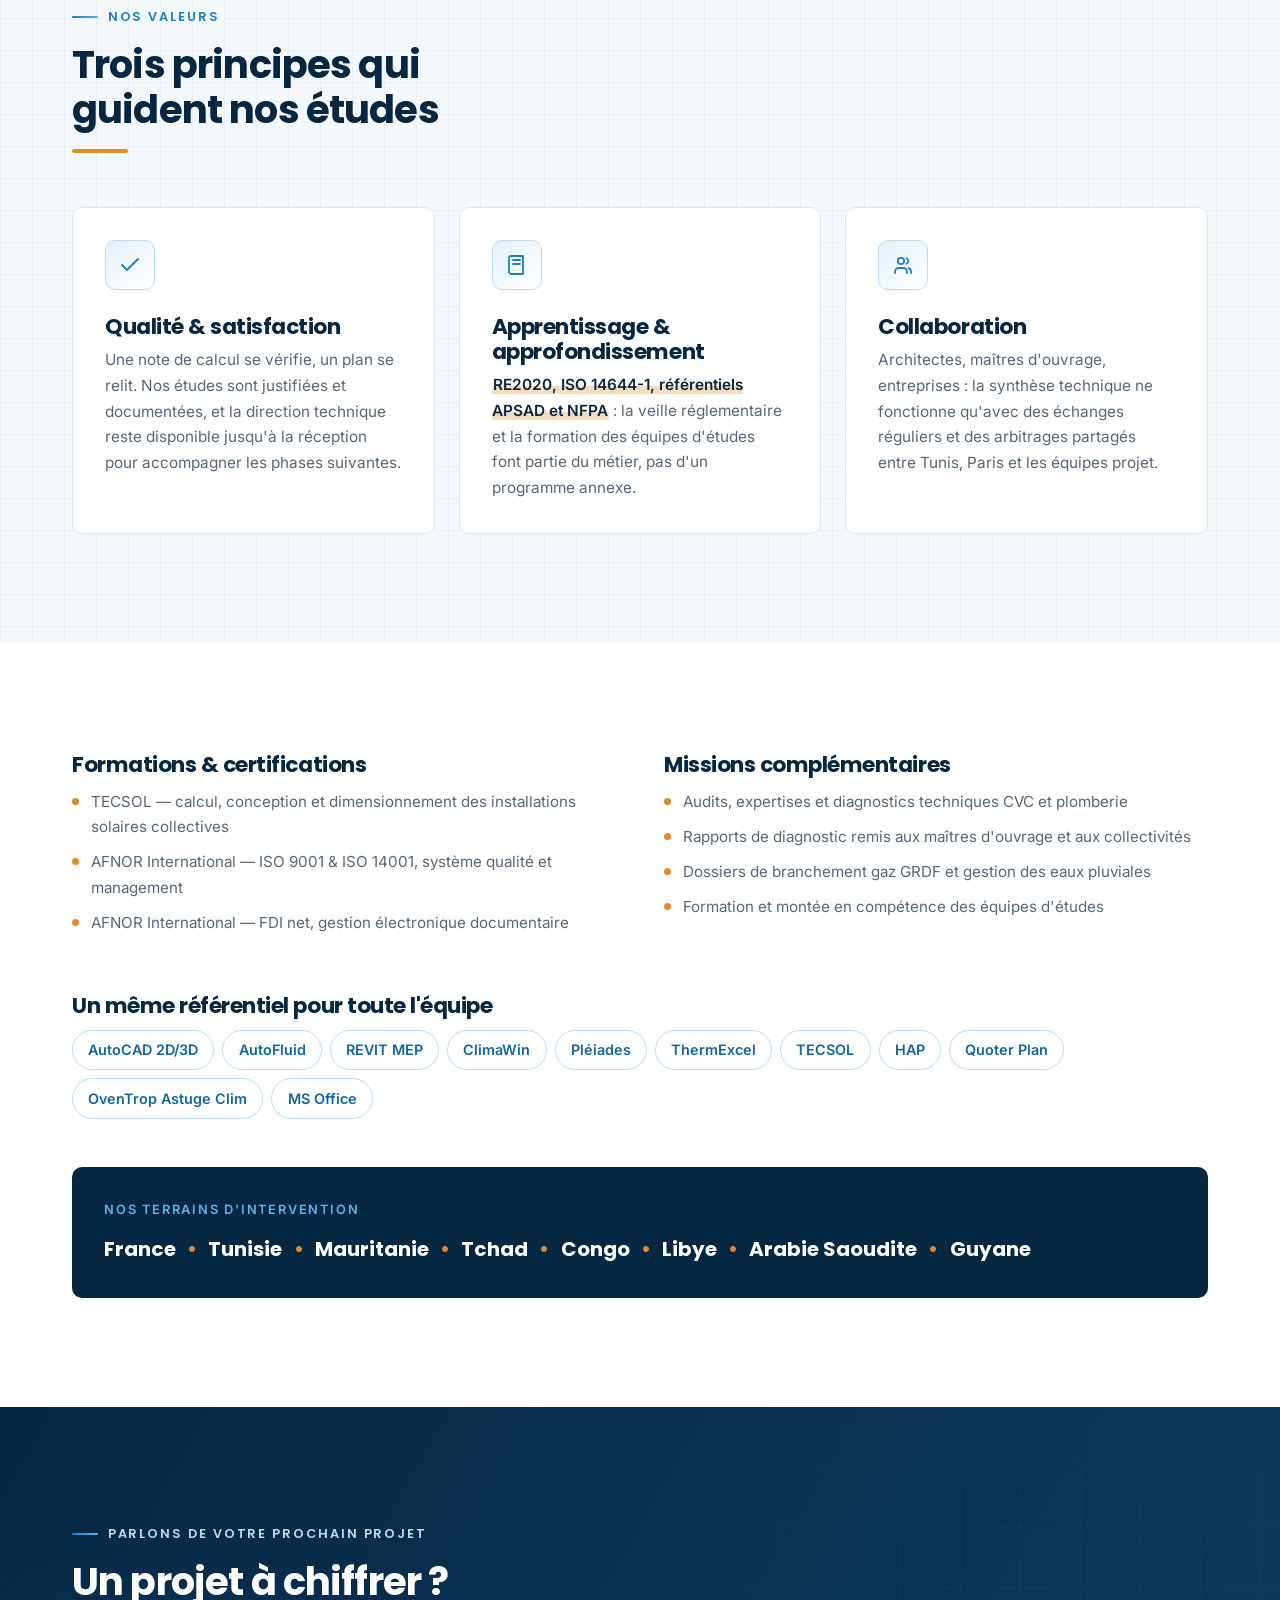
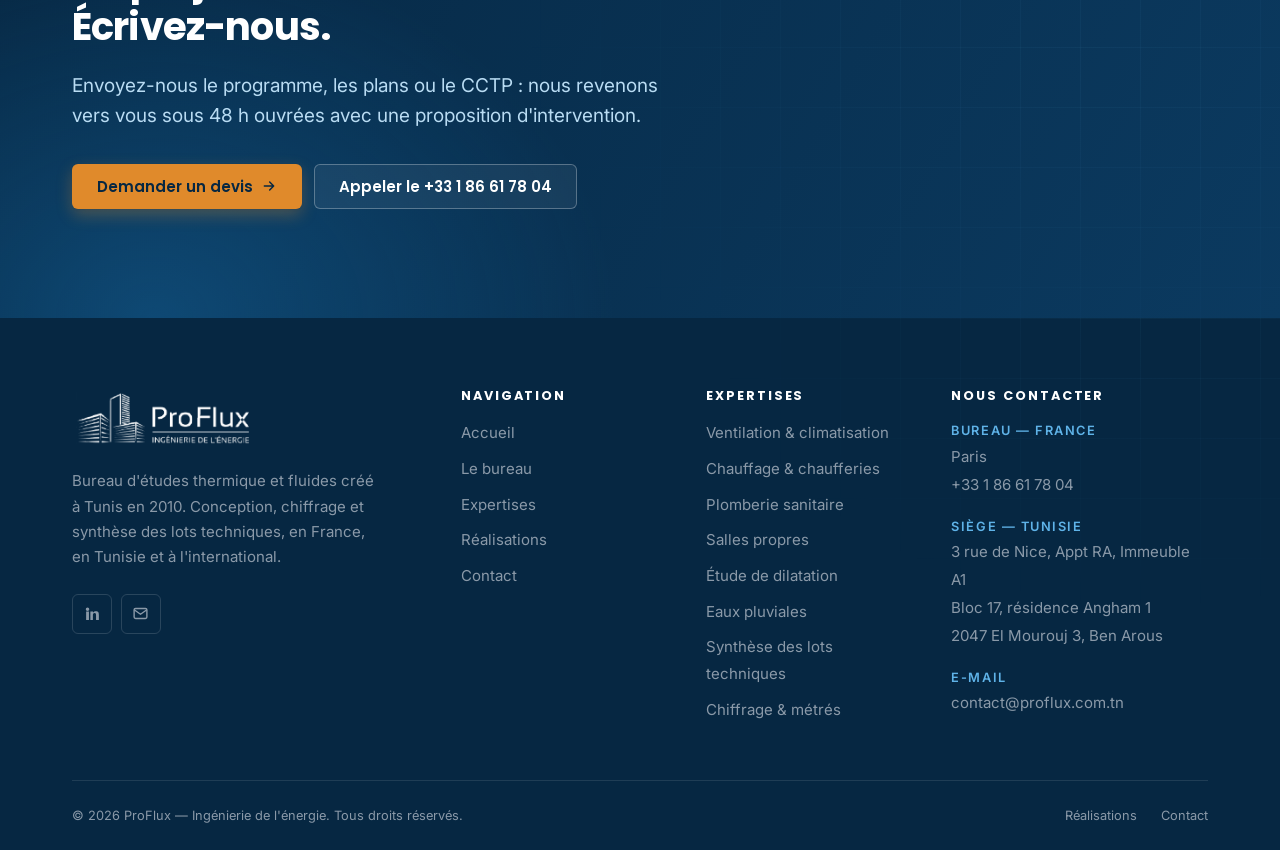
<file: a-propos.html>
<!DOCTYPE html>
<html lang="fr" class="no-js">
<head>
  <meta charset="UTF-8">
  <meta name="viewport" content="width=device-width, initial-scale=1">
  <!-- ======================================================================
       SEO — balise title construite sur le schéma :
       [requête cible principale] + [localisation] + [marque], < 60 caractères.
       Requête visée : « bureau d'études thermique et fluides CVC Tunis ».
       ====================================================================== -->
  <title>Le bureau ProFlux — Ingénierie CVC depuis 2010, Tunis &amp; Paris</title>
  <meta name="description" content="ProFlux, bureau d'études thermique et fluides fondé à Tunis en 2010 par Walim Bellakanji, ingénieur CVC. Deux bureaux, Tunis et Paris, des projets dans 15 pays.">
  <meta name="keywords" content="bureau d'études CVC Tunis Paris, ingénieur CVC, Walim Bellakanji, ISO 9001 ISO 14001, El Mourouj, Ben Arous">
  <meta name="author" content="ProFlux — Ingénierie de l'énergie">
  <meta name="robots" content="index, follow, max-image-preview:large, max-snippet:-1">
  <meta name="theme-color" content="#062742">
  <link rel="canonical" href="https://www.proflux.com.tn/a-propos.html">

  <!-- Partage sur les réseaux sociaux (Open Graph + Twitter Card) -->
  <meta property="og:type" content="website">
  <meta property="og:site_name" content="ProFlux — Ingénierie de l'énergie">
  <meta property="og:url" content="https://www.proflux.com.tn/a-propos.html">
  <meta property="og:title" content="Le bureau ProFlux — Ingénierie CVC depuis 2010, Tunis &amp; Paris">
  <meta property="og:description" content="ProFlux, bureau d'études thermique et fluides fondé à Tunis en 2010 par Walim Bellakanji, ingénieur CVC. Deux bureaux, Tunis et Paris, des projets dans 15 pays.">
  <meta property="og:locale" content="fr_FR">
  <meta name="twitter:card" content="summary_large_image">
  <meta name="twitter:title" content="Le bureau ProFlux — Ingénierie CVC depuis 2010, Tunis &amp; Paris">
  <meta name="twitter:description" content="ProFlux, bureau d'études thermique et fluides fondé à Tunis en 2010 par Walim Bellakanji, ingénieur CVC. Deux bureaux, Tunis et Paris, des projets dans 15 pays.">
  <!-- TODO SEO : exporter la couverture de la plaquette en JPG 1200 x 630 px,
       la déposer dans assets/img/brand/og-image.jpg, puis décommenter :
  <meta property="og:image" content="https://www.proflux.com.tn/assets/img/brand/og-image.jpg">
  <meta property="og:image:width" content="1200">
  <meta property="og:image:height" content="630">
  <meta name="twitter:image" content="https://www.proflux.com.tn/assets/img/brand/og-image.jpg">
       Les réseaux sociaux n'affichent pas les SVG : un JPG/PNG est indispensable. -->

  <!-- Favicon provisoire aux couleurs de la marque -->
  <link rel="icon" href="data:image/svg+xml,%3Csvg xmlns=%27http://www.w3.org/2000/svg%27 viewBox=%270 0 32 32%27%3E%3Crect width=%2732%27 height=%2732%27 rx=%276%27 fill=%27%23062742%27/%3E%3Cg fill=%27none%27 stroke=%27%23FFFFFF%27 stroke-width=%272%27%3E%3Crect x=%277%27 y=%2713%27 width=%277%27 height=%2712%27/%3E%3Crect x=%2717%27 y=%277%27 width=%278%27 height=%2718%27/%3E%3C/g%3E%3Cpath d=%27M5 27h22%27 stroke=%27%23E08A2B%27 stroke-width=%272%27/%3E%3C/svg%3E">

  <!-- Google Fonts : Poppins (titres, comme la plaquette) + Inter (texte) -->
  <link rel="preconnect" href="https://fonts.googleapis.com">
  <link rel="preconnect" href="https://fonts.gstatic.com" crossorigin>
  <link href="https://fonts.googleapis.com/css2?family=Inter:wght@400;500;600&family=Poppins:wght@500;600;700&display=swap" rel="stylesheet">

  <link rel="stylesheet" href="css/style.css">
  <!-- Retire la classe no-js le plus tôt possible pour éviter tout flash -->
  <script>document.documentElement.classList.remove('no-js');</script>

  <!-- SEO — données structurées propres à cette page -->
  <script type="application/ld+json">
{
  "@context": "https://schema.org",
  "@graph": [
    {
      "@type": "BreadcrumbList",
      "itemListElement": [
        {
          "@type": "ListItem",
          "position": 1,
          "name": "Accueil",
          "item": "https://www.proflux.com.tn/"
        },
        {
          "@type": "ListItem",
          "position": 2,
          "name": "Le bureau",
          "item": "https://www.proflux.com.tn/a-propos.html"
        }
      ]
    },
    {
      "@type": "AboutPage",
      "name": "Le bureau",
      "about": {
        "@id": "https://www.proflux.com.tn/#organization"
      }
    }
  ]
}
  </script>
</head>
<body>

<a class="skip-link" href="#main">Aller au contenu principal</a>

<!-- ==========================================================================
     HEADER — identique sur toutes les pages.
     ========================================================================== -->
<header class="site-header">
  <div class="container header-inner">

    <a class="logo" href="index.html" aria-label="ProFlux — Ingénierie de l'énergie, retour à l'accueil">
      <!-- Logo officiel extrait de la plaquette, décliné en navy pour le fond clair -->
      <img src="assets/img/brand/logo-proflux-navy.png" alt="ProFlux — Ingénierie de l'énergie" width="830" height="255">
    </a>

    <nav class="nav" id="nav" data-nav aria-label="Navigation principale">
      <ul class="nav__list">
        <li class="nav__item"><a class="nav__link" href="index.html">Accueil</a></li>
        <li class="nav__item nav__item--active"><a class="nav__link" href="a-propos.html" aria-current="page">Le bureau</a></li>

        <!-- Méga-menu : 15 expertises réparties en 4 familles -->
        <li class="nav__item nav__item--has-sub" data-open="false">
          <button class="nav__toggle-sub" type="button" data-sub-toggle aria-expanded="false">
            Expertises
            <span class="nav__chevron" aria-hidden="true"></span>
          </button>
          <ul class="subnav">
            <li class="subnav__group">
              <p class="subnav__title">Lots fluides</p>
              <ul>
                <li><a class="subnav__link" href="expertise.html#cvc">Ventilation, climatisation &amp; désenfumage</a></li>
                <li><a class="subnav__link" href="expertise.html#chauffage">Chauffage &amp; chaufferies</a></li>
                <li><a class="subnav__link" href="expertise.html#plomberie">Plomberie sanitaire</a></li>
                <li><a class="subnav__link" href="expertise.html#incendie">Protection incendie</a></li>
                <li><a class="subnav__link" href="expertise.html#eaux-pluviales">Gestion des eaux pluviales</a></li>
              </ul>
            </li>
            <li class="subnav__group">
              <p class="subnav__title">Installations spécifiques</p>
              <ul>
                <li><a class="subnav__link" href="expertise.html#salles-propres">Salles propres ISO 14644-1</a></li>
                <li><a class="subnav__link" href="expertise.html#solaire">Solaire thermique collectif</a></li>
                <li><a class="subnav__link" href="expertise.html#piscines">Piscines &amp; thalassothérapie</a></li>
              </ul>
            </li>
            <li class="subnav__group">
              <p class="subnav__title">Réseaux &amp; énergie</p>
              <ul>
                <li><a class="subnav__link" href="expertise.html#dilatation">Étude de dilatation</a></li>
                <li><a class="subnav__link" href="expertise.html#equilibrage">Équilibrage des réseaux</a></li>
                <li><a class="subnav__link" href="expertise.html#renovation">Rénovation énergétique</a></li>
              </ul>
            </li>
            <li class="subnav__group">
              <p class="subnav__title">Missions</p>
              <ul>
                <li><a class="subnav__link" href="expertise.html#synthese">Synthèse des lots techniques</a></li>
                <li><a class="subnav__link" href="expertise.html#bim">Maquette BIM — REVIT MEP</a></li>
                <li><a class="subnav__link" href="expertise.html#chiffrage">Chiffrage &amp; métrés</a></li>
                <li><a class="subnav__link" href="expertise.html#audit">Audit, expertise &amp; diagnostic</a></li>
              </ul>
            </li>
          </ul>
        </li>

        <li class="nav__item"><a class="nav__link" href="references.html">Réalisations</a></li>
        <li class="nav__item"><a class="nav__link" href="contact.html">Contact</a></li>
      </ul>

      <!-- Rappel des actions en bas du panneau mobile -->
      <div class="nav__mobile-cta">
        <a class="btn btn--primary" href="contact.html#devis">Demander un devis</a>
        <a class="btn btn--secondary" href="tel:+33186617804">+33 1 86 61 78 04</a>
      </div>
    </nav>

    <div class="header-actions">
      <a class="header-phone" href="tel:+33186617804">
        <svg viewBox="0 0 24 24" fill="none" stroke="currentColor" stroke-width="2" stroke-linecap="round" stroke-linejoin="round" aria-hidden="true">
          <path d="M22 16.9v3a2 2 0 0 1-2.2 2 19.8 19.8 0 0 1-8.6-3.1 19.5 19.5 0 0 1-6-6A19.8 19.8 0 0 1 2.1 4.2 2 2 0 0 1 4.1 2h3a2 2 0 0 1 2 1.7c.1.9.4 1.8.7 2.7a2 2 0 0 1-.5 2.1L8.1 9.7a16 16 0 0 0 6 6l1.2-1.2a2 2 0 0 1 2.1-.5c.9.3 1.8.6 2.7.7a2 2 0 0 1 1.7 2z"/>
        </svg>
        +33 1 86 61 78 04
      </a>
      <a class="btn btn--primary btn--sm header-cta" href="contact.html#devis">Demander un devis</a>
      <button class="burger" type="button" data-burger aria-expanded="false" aria-controls="nav" aria-label="Ouvrir le menu">
        <span class="burger__bars" aria-hidden="true"></span>
      </button>
    </div>

  </div>
  <!-- Indicateur de progression de lecture -->
  <div class="scroll-progress" data-scroll-progress aria-hidden="true"></div>
</header>

<main id="main">

  <!-- ========================================================================
       EN-TÊTE DE PAGE
       ======================================================================== -->
  <section class="page-hero">
    <div class="container">
      <p class="breadcrumb"><a href="index.html">Accueil</a><span>/</span>Le bureau</p>
      <p class="eyebrow">Le bureau</p>
      <h1>Une ingénierie de terrain, au service de vos projets.</h1>
      <p>
        Bureau d'études spécialisé dans l'ingénierie thermique et les fluides, fondé à
        Tunis en 2010 par un ingénieur CVC. Deux bureaux, Tunis et Paris, et des projets
        conçus ou pilotés dans quinze pays.
      </p>
    </div>
  </section>

  <!-- ========================================================================
       HISTOIRE ET ORGANISATION
       ======================================================================== -->
  <section class="section section--paper">
    <div class="container">
      <div class="split">

        <div class="reveal">
          <div class="section-head" style="margin-bottom:var(--s-5)">
            <p class="eyebrow">Notre histoire</p>
            <h2>Du bureau d'études tunisien aux grands projets internationaux</h2>
          </div>
          <p class="lead">
            ProFlux a été fondé fin 2010 à Tunis par Walim Bellakanji, ingénieur CVC,
            après près de dix ans passés en bureaux d'études, de l'ingénieur d'études
            au chef de grands projets.
          </p>
          <p>
            Depuis, l'équipe accompagne maîtres d'ouvrage, architectes et entreprises
            générales sur des opérations tertiaires, hospitalières, industrielles,
            scolaires et résidentielles — du campus universitaire Condorcet à
            Aubervilliers au King Abdallah International Convention Center en Arabie
            Saoudite.
          </p>
          <p>
            Du chiffrage à la synthèse d'exécution, ProFlux prend en charge
            l'intégralité du cycle d'un projet&nbsp;: <span class="tech">APS, APD, DCE, EXE et SYN</span>.
            Ingénieurs et techniciens travaillent en réseau sur les mêmes outils de CAO
            et de calcul, ce qui garantit la cohérence des études entre les lots
            <span class="tech">CVC</span>, plomberie, désenfumage et fluides spéciaux,
            quel que soit le pays d'intervention.
          </p>
        </div>

        <div class="fact-stack reveal" data-delay="1">
          <div class="fact">
            <strong>2 bureaux</strong>
            <span>Tunis (El Mourouj) &amp; Paris — un seul interlocuteur technique</span>
          </div>
          <div class="fact">
            <strong>5 phases</strong>
            <span>APS · APD · DCE · EXE · SYN, du concept à la réception</span>
          </div>
          <div class="fact">
            <strong>15 pays</strong>
            <span>où ProFlux a conçu ou piloté des projets</span>
          </div>
          <div class="fact">
            <strong>1500+ logements</strong>
            <span>livrés en France</span>
          </div>
        </div>

      </div>
    </div>
  </section>

  <!-- ========================================================================
       LE DIRIGEANT
       ======================================================================== -->
  <section class="section section--white">
    <div class="container">
      <div class="section-head">
        <p class="eyebrow">Le dirigeant</p>
        <h2>Fondateur &amp; directeur technique</h2>
      </div>

      <div class="leader">
        <aside class="leader__card reveal">
          <!-- Monogramme repris de la plaquette. Pour afficher un portrait, remplacer
               ce bloc par une image (assets/img/equipe/walim-bellakanji.jpg, format 4:3). -->
          <div class="leader__monogram" aria-hidden="true">WB</div>
          <div class="leader__id">
            <h3>Walim Bellakanji</h3>
            <p>Ingénieur directeur de projets CVC</p>
            <dl class="facts-list">
              <div><dt>Expérience</dt><dd>23 ans</dd></div>
              <div><dt>Langues</dt><dd>Français, arabe</dd></div>
              <div><dt>Bureaux</dt><dd>Tunis · Paris</dd></div>
              <div><dt>LinkedIn</dt><dd><a href="https://www.linkedin.com/in/walimbellakanji" target="_blank" rel="noopener">walimbellakanji</a></dd></div>
            </dl>
          </div>
        </aside>

        <div class="reveal" data-delay="1">
          <p class="lead">
            Ingénieur CVC fort de 23 ans d'expérience, Walim Bellakanji est spécialisé
            dans la conception de salles propres et le pilotage de projets complexes.
          </p>
          <p>
            Reconnu pour sa maîtrise des budgets et des délais, il allie rigueur
            technique et conformité réglementaire à une pédagogie affirmée, qu'il met au
            service de la montée en compétence de ses équipes. Il assure depuis la
            création de ProFlux la direction technique du bureau, du recrutement des
            équipes au pilotage des études les plus complexes — et suit personnellement
            chaque dossier, de l'étude au chantier.
          </p>

          <ol class="timeline">
            <li><time>2010 — auj.</time><div><strong>Fondateur &amp; directeur technique</strong><span>BET ProFlux — Tunis, Paris</span></div></li>
            <li><time>2008 – 2010</time><div><strong>Chef de groupe</strong><span>Oger International — Tunis</span></div></li>
            <li><time>2007 – 2008</time><div><strong>Chef de projets — grands projets</strong><span>Groupe STUDI — Tunis</span></div></li>
            <li><time>2001 – 2007</time><div><strong>Ingénieur d'études CVC &amp; plomberie</strong><span>Froclima · Sotetec · Ingénierie tout fluides — Tunis</span></div></li>
          </ol>
        </div>
      </div>
    </div>
  </section>

  <!-- ========================================================================
       SECTEURS D'ACTIVITÉ
       ======================================================================== -->
  <section class="section section--mist">
    <div class="container">
      <div class="section-head">
        <p class="eyebrow">Secteurs d'activité</p>
        <h2>Des références dans tous les types de bâtiments</h2>
      </div>

      <ul class="sectors">
        <li class="reveal"><svg viewBox="0 0 24 24" fill="none" stroke="currentColor" stroke-width="1.8" stroke-linecap="round" stroke-linejoin="round" aria-hidden="true"><rect x="4" y="4" width="16" height="16" rx="2"/><path d="M12 8v8M8 12h8"/></svg>Santé &amp; paramédical</li>
        <li class="reveal" data-delay="1"><svg viewBox="0 0 24 24" fill="none" stroke="currentColor" stroke-width="1.8" stroke-linecap="round" stroke-linejoin="round" aria-hidden="true"><rect x="5" y="3" width="10" height="18"/><path d="M15 9h4v12h-4M8 7h1M11 7h1M8 11h1M11 11h1M8 15h1M11 15h1"/></svg>Tertiaire</li>
        <li class="reveal" data-delay="2"><svg viewBox="0 0 24 24" fill="none" stroke="currentColor" stroke-width="1.8" stroke-linecap="round" stroke-linejoin="round" aria-hidden="true"><path d="M3 21V11l5 3V11l5 3V7l8 4v10z"/></svg>Industrie &amp; pharma</li>
        <li class="reveal" data-delay="3"><svg viewBox="0 0 24 24" fill="none" stroke="currentColor" stroke-width="1.8" stroke-linecap="round" stroke-linejoin="round" aria-hidden="true"><path d="M3 5h7a2 2 0 0 1 2 2v13a2 2 0 0 0-2-2H3zM21 5h-7a2 2 0 0 0-2 2v13a2 2 0 0 1 2-2h7z"/></svg>Scolaire &amp; sportif</li>
        <li class="reveal"><svg viewBox="0 0 24 24" fill="none" stroke="currentColor" stroke-width="1.8" stroke-linecap="round" stroke-linejoin="round" aria-hidden="true"><path d="M3 18V8M3 14h18v4M7 11h4a2 2 0 0 1 2 2v1"/></svg>Hôtellerie &amp; thalasso</li>
        <li class="reveal" data-delay="1"><svg viewBox="0 0 24 24" fill="none" stroke="currentColor" stroke-width="1.8" stroke-linecap="round" stroke-linejoin="round" aria-hidden="true"><path d="m3 11 9-7 9 7M5 9.5V20h14V9.5M10 20v-5h4v5"/></svg>Résidentiel</li>
        <li class="reveal" data-delay="2"><svg viewBox="0 0 24 24" fill="none" stroke="currentColor" stroke-width="1.8" stroke-linecap="round" stroke-linejoin="round" aria-hidden="true"><path d="M4 21V11a8 8 0 0 1 16 0v10M9 21v-5a3 3 0 0 1 6 0v5M12 3V1"/></svg>Lieux de culte</li>
        <li class="reveal" data-delay="3"><svg viewBox="0 0 24 24" fill="none" stroke="currentColor" stroke-width="1.8" stroke-linecap="round" stroke-linejoin="round" aria-hidden="true"><path d="M21 16v-2l-8-5V3.5a1.5 1.5 0 0 0-3 0V9l-8 5v2l8-2.5V19l-2 1.5V22l3.5-1 3.5 1v-1.5L13 19v-5.5z"/></svg>Infrastructures &amp; transport</li>
      </ul>
    </div>
  </section>

  <!-- ========================================================================
       VALEURS
       ======================================================================== -->
  <section class="section section--paper">
    <div class="container">
      <div class="section-head">
        <p class="eyebrow">Nos valeurs</p>
        <h2>Trois principes qui guident nos études</h2>
      </div>

      <div class="grid grid--3">
        <article class="card reveal">
          <span class="card__icon" aria-hidden="true">
            <svg viewBox="0 0 24 24" fill="none" stroke="currentColor" stroke-width="1.8" stroke-linecap="round" stroke-linejoin="round"><path d="M20 6 9 17l-5-5"/></svg>
          </span>
          <h3>Qualité &amp; satisfaction</h3>
          <p>
            Une note de calcul se vérifie, un plan se relit. Nos études sont justifiées
            et documentées, et la direction technique reste disponible jusqu'à la
            réception pour accompagner les phases suivantes.
          </p>
        </article>

        <article class="card reveal" data-delay="1">
          <span class="card__icon" aria-hidden="true">
            <svg viewBox="0 0 24 24" fill="none" stroke="currentColor" stroke-width="1.8" stroke-linecap="round" stroke-linejoin="round"><path d="M4 19.5V5a2 2 0 0 1 2-2h12v18H6.5A2.5 2.5 0 0 1 4 19.5z"/><path d="M8 7h7"/><path d="M8 11h7"/></svg>
          </span>
          <h3>Apprentissage &amp; approfondissement</h3>
          <p>
            <span class="tech">RE2020, ISO 14644-1, référentiels APSAD et NFPA</span>&nbsp;: la veille
            réglementaire et la formation des équipes d'études font partie du métier, pas
            d'un programme annexe.
          </p>
        </article>

        <article class="card reveal" data-delay="2">
          <span class="card__icon" aria-hidden="true">
            <svg viewBox="0 0 24 24" fill="none" stroke="currentColor" stroke-width="1.8" stroke-linecap="round" stroke-linejoin="round"><path d="M16 20v-1.5a3.5 3.5 0 0 0-3.5-3.5h-5A3.5 3.5 0 0 0 4 18.5V20"/><circle cx="10" cy="8" r="3.2"/><path d="M20 20v-1.5a3.5 3.5 0 0 0-2.6-3.4"/><path d="M15.5 5.2a3.2 3.2 0 0 1 0 5.6"/></svg>
          </span>
          <h3>Collaboration</h3>
          <p>
            Architectes, maîtres d'ouvrage, entreprises&nbsp;: la synthèse technique ne
            fonctionne qu'avec des échanges réguliers et des arbitrages partagés entre
            Tunis, Paris et les équipes projet.
          </p>
        </article>
      </div>
    </div>
  </section>

  <!-- ========================================================================
       CERTIFICATIONS, MISSIONS COMPLÉMENTAIRES, OUTILS
       ======================================================================== -->
  <section class="section section--white">
    <div class="container">
      <div class="grid grid--2" style="gap:var(--s-8)">
        <div class="reveal">
          <h2 style="font-size:1.35rem">Formations &amp; certifications</h2>
          <ul class="dot-list">
            <li>TECSOL — calcul, conception et dimensionnement des installations solaires collectives</li>
            <li>AFNOR International — ISO 9001 &amp; ISO 14001, système qualité et management</li>
            <li>AFNOR International — FDI net, gestion électronique documentaire</li>
          </ul>
        </div>
        <div class="reveal" data-delay="1">
          <h2 style="font-size:1.35rem">Missions complémentaires</h2>
          <ul class="dot-list">
            <li>Audits, expertises et diagnostics techniques CVC et plomberie</li>
            <li>Rapports de diagnostic remis aux maîtres d'ouvrage et aux collectivités</li>
            <li>Dossiers de branchement gaz GRDF et gestion des eaux pluviales</li>
            <li>Formation et montée en compétence des équipes d'études</li>
          </ul>
        </div>
      </div>

      <h2 style="font-size:1.35rem;margin-top:var(--s-8)">Un même référentiel pour toute l'équipe</h2>
      <ul class="chips reveal">
        <li>AutoCAD 2D/3D</li><li>AutoFluid</li><li>REVIT MEP</li><li>ClimaWin</li><li>Pléiades</li><li>ThermExcel</li>
        <li>TECSOL</li><li>HAP</li><li>Quoter Plan</li><li>OvenTrop Astuge Clim</li><li>MS Office</li>
      </ul>

      <div class="countries reveal">
        <p>Nos terrains d'intervention</p>
        <ul>
          <li>France</li><li>Tunisie</li><li>Mauritanie</li><li>Tchad</li><li>Congo</li><li>Libye</li><li>Arabie Saoudite</li><li>Guyane</li>
        </ul>
      </div>
    </div>
  </section>

  <!-- ========================================================================
       BANDEAU CTA DE BAS DE PAGE — présent sur chaque page
       ======================================================================== -->
  <section class="section cta-band">
    <div class="container">
      <p class="eyebrow">Parlons de votre prochain projet</p>
      <h2>Un projet à chiffrer&nbsp;? Écrivez-nous.</h2>
      <p class="lead">
        Envoyez-nous le programme, les plans ou le CCTP&nbsp;: nous revenons vers vous
        sous 48 h ouvrées avec une proposition d'intervention.
      </p>
      <div class="cta-band__actions">
        <a class="btn btn--primary" href="contact.html#devis">
          Demander un devis
          <svg viewBox="0 0 24 24" fill="none" stroke="currentColor" stroke-width="2.2" stroke-linecap="round" stroke-linejoin="round" aria-hidden="true"><path d="M5 12h14M13 6l6 6-6 6"/></svg>
        </a>
        <a class="btn btn--ghost" href="tel:+33186617804">Appeler le +33 1 86 61 78 04</a>
      </div>
    </div>
  </section>

</main>

<!-- ==========================================================================
     FOOTER — coordonnées issues de la plaquette 2026.
     ========================================================================== -->
<footer class="site-footer">
  <div class="container">
    <div class="footer-grid">

      <div class="footer-col footer-about">
        <a class="logo" href="index.html" aria-label="ProFlux — retour à l'accueil">
          <img src="assets/img/brand/logo-proflux-blanc.png" alt="ProFlux — Ingénierie de l'énergie" width="830" height="255" loading="lazy" decoding="async">
        </a>
        <p>
          Bureau d'études thermique et fluides créé à Tunis en 2010. Conception,
          chiffrage et synthèse des lots techniques, en France, en Tunisie et à
          l'international.
        </p>

        <div class="socials">
          <a href="https://www.linkedin.com/in/walimbellakanji" target="_blank" rel="noopener" aria-label="LinkedIn de Walim Bellakanji, directeur technique">
            <svg viewBox="0 0 24 24" fill="currentColor" aria-hidden="true"><path d="M4.98 3.5a2.5 2.5 0 1 1 0 5 2.5 2.5 0 0 1 0-5zM3 9h4v12H3zM9 9h3.8v1.7h.05c.53-.95 1.83-1.95 3.77-1.95C20.5 8.75 21 11 21 14v7h-4v-6.2c0-1.48-.03-3.38-2.06-3.38-2.06 0-2.38 1.6-2.38 3.27V21H9z"/></svg>
          </a>
          <a href="mailto:contact@proflux.com.tn" aria-label="Nous écrire par e-mail">
            <svg viewBox="0 0 24 24" fill="none" stroke="currentColor" stroke-width="2" stroke-linecap="round" stroke-linejoin="round" aria-hidden="true"><rect x="3" y="5" width="18" height="14" rx="2"/><path d="m3.5 7 8.5 6 8.5-6"/></svg>
          </a>
        </div>
      </div>

      <div class="footer-col">
        <h4>Navigation</h4>
        <ul>
          <li><a href="index.html">Accueil</a></li>
          <li><a href="a-propos.html">Le bureau</a></li>
          <li><a href="expertise.html">Expertises</a></li>
          <li><a href="references.html">Réalisations</a></li>
          <li><a href="contact.html">Contact</a></li>
        </ul>
      </div>

      <div class="footer-col">
        <h4>Expertises</h4>
        <ul>
          <li><a href="expertise.html#cvc">Ventilation &amp; climatisation</a></li>
          <li><a href="expertise.html#chauffage">Chauffage &amp; chaufferies</a></li>
          <li><a href="expertise.html#plomberie">Plomberie sanitaire</a></li>
          <li><a href="expertise.html#salles-propres">Salles propres</a></li>
          <li><a href="expertise.html#dilatation">Étude de dilatation</a></li>
          <li><a href="expertise.html#eaux-pluviales">Eaux pluviales</a></li>
          <li><a href="expertise.html#synthese">Synthèse des lots techniques</a></li>
          <li><a href="expertise.html#chiffrage">Chiffrage &amp; métrés</a></li>
        </ul>
      </div>

      <div class="footer-col">
        <h4>Nous contacter</h4>
        <address class="footer-address">
          <strong>Bureau — France</strong>
          Paris<br>
          <a href="tel:+33186617804">+33 1 86 61 78 04</a>

          <strong>Siège — Tunisie</strong>
          3 rue de Nice, Appt RA, Immeuble A1<br>
          Bloc 17, résidence Angham 1<br>
          2047 El Mourouj 3, Ben Arous

          <strong>E-mail</strong>
          <a href="mailto:contact@proflux.com.tn">contact@proflux.com.tn</a>
        </address>
      </div>

    </div>

    <div class="footer-bottom">
      <p>&copy; <span data-year>2026</span> ProFlux — Ingénierie de l'énergie. Tous droits réservés.</p>
      <nav aria-label="Liens secondaires">
        <a href="references.html">Réalisations</a>
        <a href="contact.html">Contact</a>
      </nav>
    </div>
  </div>
</footer>

<!-- ==========================================================================
     BARRE D'ACTION MOBILE — visible uniquement sous 900 px.
     Appel et devis restent à portée de pouce pendant toute la lecture.
     ========================================================================== -->
<div class="mobile-cta">
  <a class="mobile-cta__btn mobile-cta__btn--call" href="tel:+33186617804">
    <svg viewBox="0 0 24 24" fill="none" stroke="currentColor" stroke-width="2" stroke-linecap="round" stroke-linejoin="round" aria-hidden="true"><path d="M22 16.9v3a2 2 0 0 1-2.2 2 19.8 19.8 0 0 1-8.6-3.1 19.5 19.5 0 0 1-6-6A19.8 19.8 0 0 1 2.1 4.2 2 2 0 0 1 4.1 2h3a2 2 0 0 1 2 1.7c.1.9.4 1.8.7 2.7a2 2 0 0 1-.5 2.1L8.1 9.7a16 16 0 0 0 6 6l1.2-1.2a2 2 0 0 1 2.1-.5c.9.3 1.8.6 2.7.7a2 2 0 0 1 1.7 2z"/></svg>
    Appeler
  </a>
  <a class="mobile-cta__btn mobile-cta__btn--quote" href="contact.html#devis">
    <svg viewBox="0 0 24 24" fill="none" stroke="currentColor" stroke-width="2" stroke-linecap="round" stroke-linejoin="round" aria-hidden="true"><path d="M4 4h16v13H7l-3 3z"/></svg>
    Devis
  </a>
</div>

<!-- Retour en haut de page -->
<button class="to-top" type="button" data-to-top aria-label="Revenir en haut de la page">
  <svg viewBox="0 0 24 24" fill="none" stroke="currentColor" stroke-width="2.2" stroke-linecap="round" stroke-linejoin="round" aria-hidden="true"><path d="M12 19V5M6 11l6-6 6 6"/></svg>
</button>

<!-- ==========================================================================
     SEO — DONNÉES STRUCTURÉES (schema.org, JSON-LD)
     Placé après </main> : repris à l'identique sur les cinq pages.
     Toutes les informations proviennent de la plaquette ProFlux 2026.
     ========================================================================== -->
<script type="application/ld+json">
{
  "@context": "https://schema.org",
  "@graph": [
    {
      "@type": "ProfessionalService",
      "@id": "https://www.proflux.com.tn/#organization",
      "name": "ProFlux",
      "alternateName": ["BET ProFlux", "ProFlux — Ingénierie de l'énergie"],
      "description": "Bureau d'études spécialisé en ingénierie thermique et fluides : chauffage, ventilation, climatisation, désenfumage, plomberie, salles propres, solaire thermique collectif, protection incendie, synthèse des lots techniques et chiffrage.",
      "url": "https://www.proflux.com.tn/",
      "logo": "https://www.proflux.com.tn/assets/img/brand/logo-proflux-navy.png",
      "slogan": "Concevoir chaque flux : air, eau, chaleur, énergie.",
      "foundingDate": "2010",
      "foundingLocation": { "@type": "Place", "name": "Tunis, Tunisie" },
      "founder": { "@id": "https://www.proflux.com.tn/#walim-bellakanji" },
      "knowsLanguage": ["fr", "ar"],
      "email": "contact@proflux.com.tn",
      "telephone": "+33186617804",
      "address": {
        "@type": "PostalAddress",
        "streetAddress": "3 rue de Nice, Appt RA, Immeuble A1, Bloc 17, résidence Angham 1",
        "postalCode": "2047",
        "addressLocality": "El Mourouj 3",
        "addressRegion": "Ben Arous",
        "addressCountry": "TN"
      },
      "department": {
        "@type": "ProfessionalService",
        "name": "ProFlux — bureau de Paris",
        "telephone": "+33186617804",
        "address": { "@type": "PostalAddress", "addressLocality": "Paris", "addressCountry": "FR" }
      },
      "areaServed": ["France", "Tunisie", "Mauritanie", "Tchad", "Congo", "Libye", "Arabie Saoudite", "Guyane"],
      "sameAs": ["https://www.linkedin.com/in/walimbellakanji"],
      "hasOfferCatalog": {
        "@type": "OfferCatalog",
        "name": "Ingénierie thermique et fluides",
        "itemListElement": [
          { "@type": "Offer", "itemOffered": { "@type": "Service", "name": "Ventilation, climatisation et désenfumage" } },
          { "@type": "Offer", "itemOffered": { "@type": "Service", "name": "Chauffage et chaufferies" } },
          { "@type": "Offer", "itemOffered": { "@type": "Service", "name": "Plomberie sanitaire" } },
          { "@type": "Offer", "itemOffered": { "@type": "Service", "name": "Protection incendie RIA et sprinkler" } },
          { "@type": "Offer", "itemOffered": { "@type": "Service", "name": "Gestion des eaux pluviales" } },
          { "@type": "Offer", "itemOffered": { "@type": "Service", "name": "Salles propres ISO 14644-1" } },
          { "@type": "Offer", "itemOffered": { "@type": "Service", "name": "Solaire thermique collectif" } },
          { "@type": "Offer", "itemOffered": { "@type": "Service", "name": "Piscines et thalassothérapie" } },
          { "@type": "Offer", "itemOffered": { "@type": "Service", "name": "Étude de dilatation des réseaux" } },
          { "@type": "Offer", "itemOffered": { "@type": "Service", "name": "Équilibrage des réseaux" } },
          { "@type": "Offer", "itemOffered": { "@type": "Service", "name": "Rénovation énergétique et études thermiques" } },
          { "@type": "Offer", "itemOffered": { "@type": "Service", "name": "Synthèse des lots techniques" } },
          { "@type": "Offer", "itemOffered": { "@type": "Service", "name": "Maquette numérique REVIT MEP" } },
          { "@type": "Offer", "itemOffered": { "@type": "Service", "name": "Chiffrage et métrés" } },
          { "@type": "Offer", "itemOffered": { "@type": "Service", "name": "Audit, expertise et diagnostic" } }
        ]
      }
    },
    {
      "@type": "Person",
      "@id": "https://www.proflux.com.tn/#walim-bellakanji",
      "name": "Walim Bellakanji",
      "jobTitle": "Fondateur et directeur technique, ingénieur CVC",
      "worksFor": { "@id": "https://www.proflux.com.tn/#organization" },
      "sameAs": ["https://www.linkedin.com/in/walimbellakanji"]
    },
    {
      "@type": "WebSite",
      "@id": "https://www.proflux.com.tn/#website",
      "url": "https://www.proflux.com.tn/",
      "name": "ProFlux — Ingénierie de l'énergie",
      "inLanguage": "fr-FR",
      "publisher": { "@id": "https://www.proflux.com.tn/#organization" }
    }
  ]
}
</script>

<script src="js/script.js" defer></script>
</body>
</html>
</file>
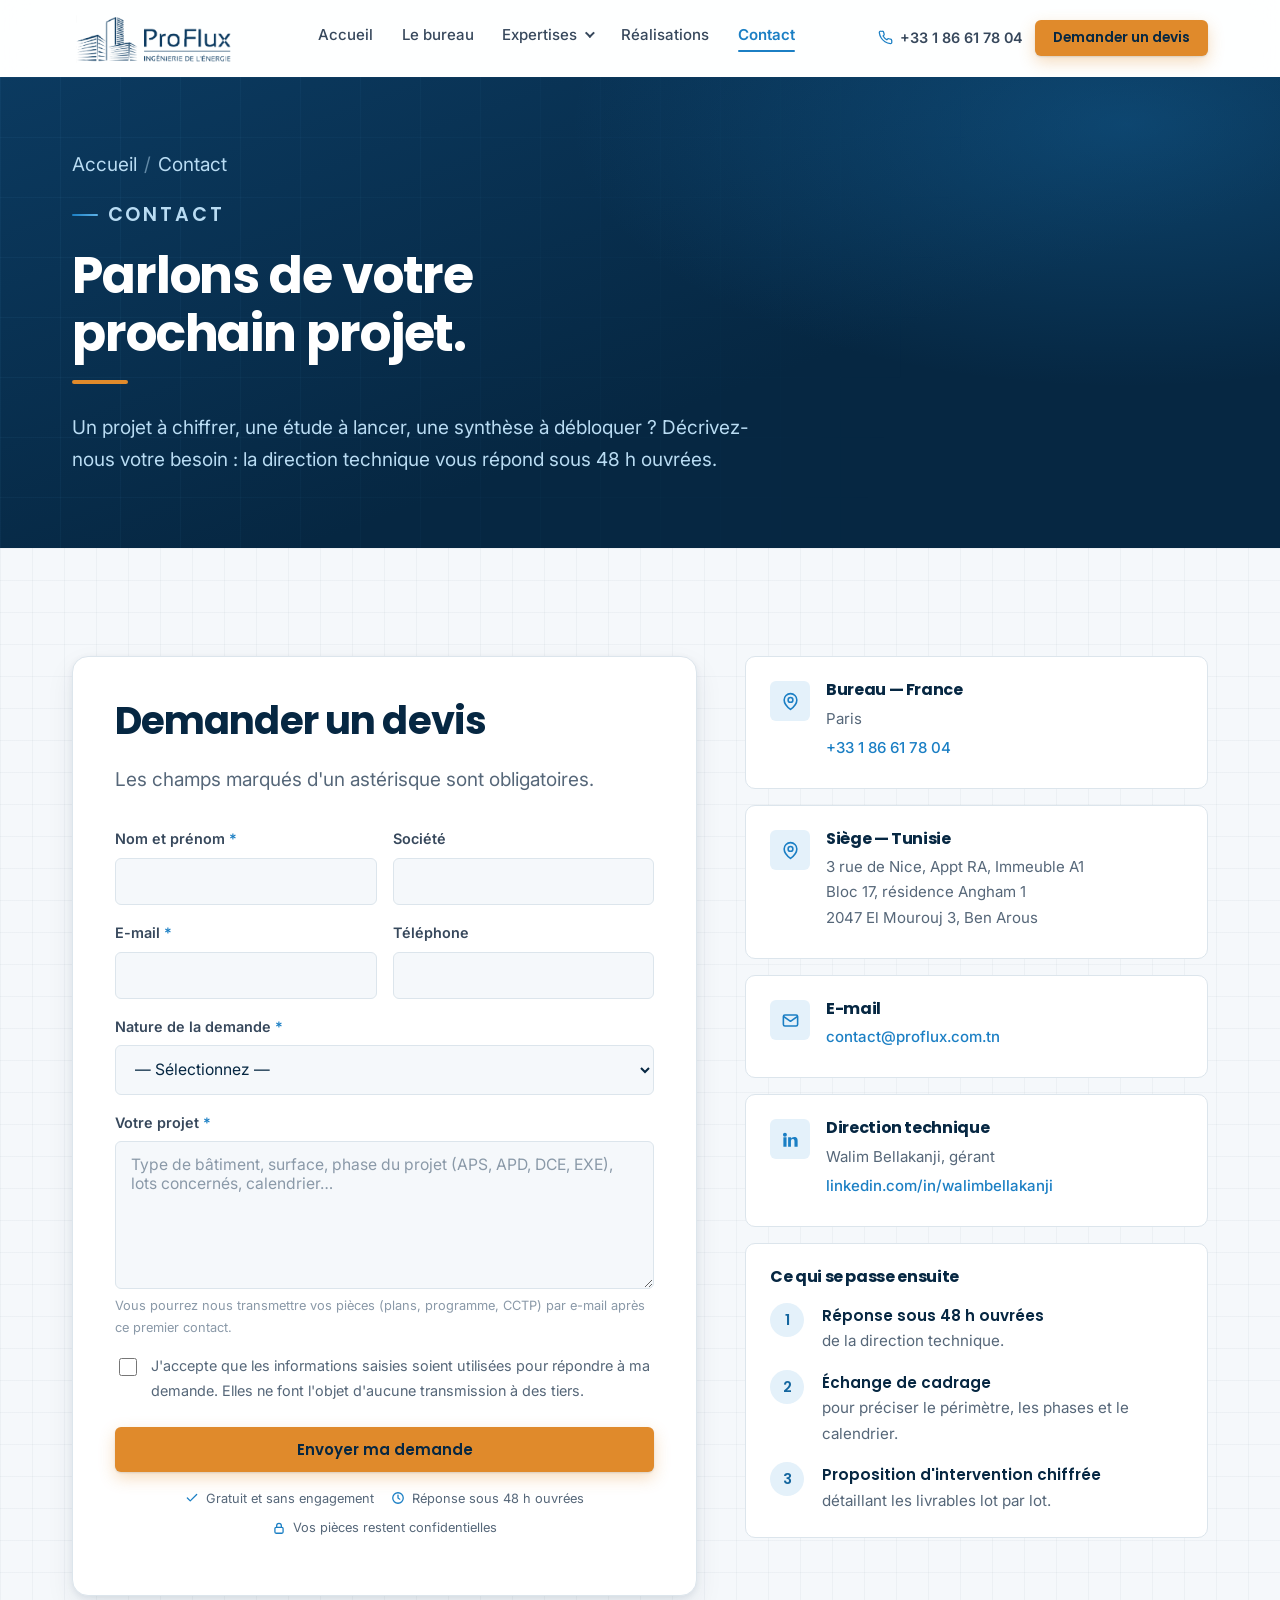
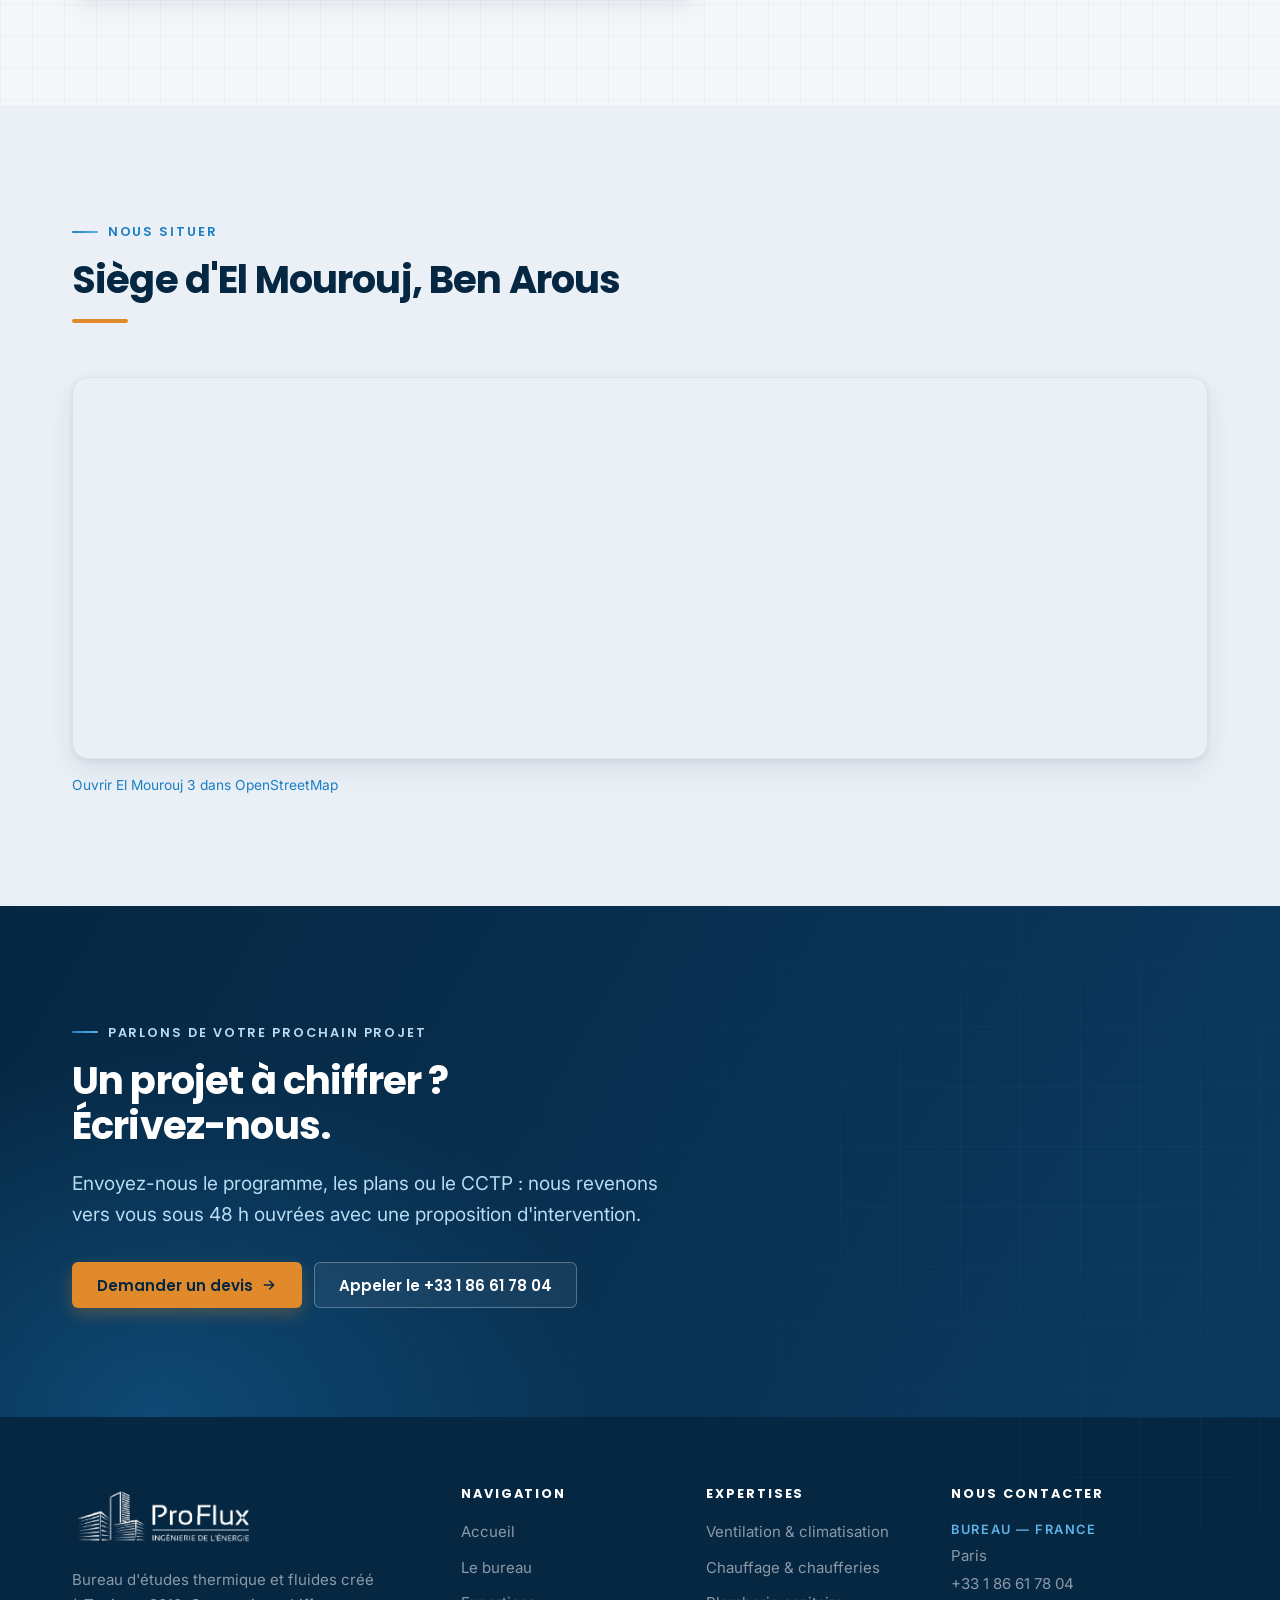
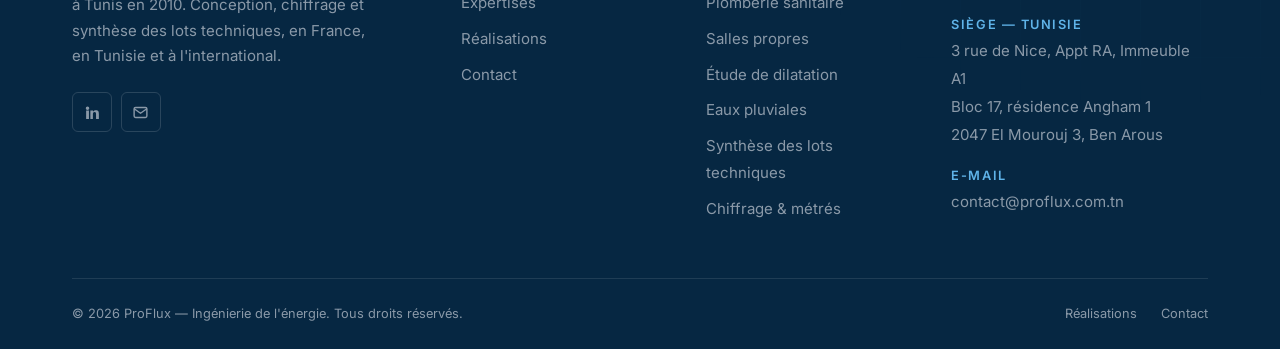
<file: contact.html>
<!DOCTYPE html>
<html lang="fr" class="no-js">
<head>
  <meta charset="UTF-8">
  <meta name="viewport" content="width=device-width, initial-scale=1">
  <!-- ======================================================================
       SEO — balise title construite sur le schéma :
       [requête cible principale] + [localisation] + [marque], < 60 caractères.
       Requête visée : « bureau d'études thermique et fluides CVC Tunis ».
       ====================================================================== -->
  <title>Contact &amp; devis — Bureau d'études CVC à Tunis et Paris | ProFlux</title>
  <meta name="description" content="Contactez ProFlux : bureau à Paris, siège à El Mourouj (Ben Arous). +33 1 86 61 78 04, contact@proflux.com.tn. Réponse sous 48 h ouvrées.">
  <meta name="keywords" content="devis bureau d'études CVC, contact ProFlux, bureau d'études CVC Paris, bureau d'études El Mourouj, bureau d'études Ben Arous">
  <meta name="author" content="ProFlux — Ingénierie de l'énergie">
  <meta name="robots" content="index, follow, max-image-preview:large, max-snippet:-1">
  <meta name="theme-color" content="#062742">
  <link rel="canonical" href="https://www.proflux.com.tn/contact.html">

  <!-- Partage sur les réseaux sociaux (Open Graph + Twitter Card) -->
  <meta property="og:type" content="website">
  <meta property="og:site_name" content="ProFlux — Ingénierie de l'énergie">
  <meta property="og:url" content="https://www.proflux.com.tn/contact.html">
  <meta property="og:title" content="Contact &amp; devis — Bureau d'études CVC à Tunis et Paris | ProFlux">
  <meta property="og:description" content="Contactez ProFlux : bureau à Paris, siège à El Mourouj (Ben Arous). +33 1 86 61 78 04, contact@proflux.com.tn. Réponse sous 48 h ouvrées.">
  <meta property="og:locale" content="fr_FR">
  <meta name="twitter:card" content="summary_large_image">
  <meta name="twitter:title" content="Contact &amp; devis — Bureau d'études CVC à Tunis et Paris | ProFlux">
  <meta name="twitter:description" content="Contactez ProFlux : bureau à Paris, siège à El Mourouj (Ben Arous). +33 1 86 61 78 04, contact@proflux.com.tn. Réponse sous 48 h ouvrées.">
  <!-- TODO SEO : exporter la couverture de la plaquette en JPG 1200 x 630 px,
       la déposer dans assets/img/brand/og-image.jpg, puis décommenter :
  <meta property="og:image" content="https://www.proflux.com.tn/assets/img/brand/og-image.jpg">
  <meta property="og:image:width" content="1200">
  <meta property="og:image:height" content="630">
  <meta name="twitter:image" content="https://www.proflux.com.tn/assets/img/brand/og-image.jpg">
       Les réseaux sociaux n'affichent pas les SVG : un JPG/PNG est indispensable. -->

  <!-- Favicon provisoire aux couleurs de la marque -->
  <link rel="icon" href="data:image/svg+xml,%3Csvg xmlns=%27http://www.w3.org/2000/svg%27 viewBox=%270 0 32 32%27%3E%3Crect width=%2732%27 height=%2732%27 rx=%276%27 fill=%27%23062742%27/%3E%3Cg fill=%27none%27 stroke=%27%23FFFFFF%27 stroke-width=%272%27%3E%3Crect x=%277%27 y=%2713%27 width=%277%27 height=%2712%27/%3E%3Crect x=%2717%27 y=%277%27 width=%278%27 height=%2718%27/%3E%3C/g%3E%3Cpath d=%27M5 27h22%27 stroke=%27%23E08A2B%27 stroke-width=%272%27/%3E%3C/svg%3E">

  <!-- Google Fonts : Poppins (titres, comme la plaquette) + Inter (texte) -->
  <link rel="preconnect" href="https://fonts.googleapis.com">
  <link rel="preconnect" href="https://fonts.gstatic.com" crossorigin>
  <link href="https://fonts.googleapis.com/css2?family=Inter:wght@400;500;600&family=Poppins:wght@500;600;700&display=swap" rel="stylesheet">

  <link rel="stylesheet" href="css/style.css">
  <!-- Retire la classe no-js le plus tôt possible pour éviter tout flash -->
  <script>document.documentElement.classList.remove('no-js');</script>

  <!-- SEO — données structurées propres à cette page -->
  <script type="application/ld+json">
{
  "@context": "https://schema.org",
  "@graph": [
    {
      "@type": "BreadcrumbList",
      "itemListElement": [
        {
          "@type": "ListItem",
          "position": 1,
          "name": "Accueil",
          "item": "https://www.proflux.com.tn/"
        },
        {
          "@type": "ListItem",
          "position": 2,
          "name": "Contact",
          "item": "https://www.proflux.com.tn/contact.html"
        }
      ]
    },
    {
      "@type": "ContactPage",
      "name": "Contact",
      "mainEntity": {
        "@id": "https://www.proflux.com.tn/#organization"
      }
    }
  ]
}
  </script>
</head>
<body>

<a class="skip-link" href="#main">Aller au contenu principal</a>

<!-- ==========================================================================
     HEADER — identique sur toutes les pages.
     ========================================================================== -->
<header class="site-header">
  <div class="container header-inner">

    <a class="logo" href="index.html" aria-label="ProFlux — Ingénierie de l'énergie, retour à l'accueil">
      <!-- Logo officiel extrait de la plaquette, décliné en navy pour le fond clair -->
      <img src="assets/img/brand/logo-proflux-navy.png" alt="ProFlux — Ingénierie de l'énergie" width="830" height="255">
    </a>

    <nav class="nav" id="nav" data-nav aria-label="Navigation principale">
      <ul class="nav__list">
        <li class="nav__item"><a class="nav__link" href="index.html">Accueil</a></li>
        <li class="nav__item"><a class="nav__link" href="a-propos.html">Le bureau</a></li>

        <!-- Méga-menu : 15 expertises réparties en 4 familles -->
        <li class="nav__item nav__item--has-sub" data-open="false">
          <button class="nav__toggle-sub" type="button" data-sub-toggle aria-expanded="false">
            Expertises
            <span class="nav__chevron" aria-hidden="true"></span>
          </button>
          <ul class="subnav">
            <li class="subnav__group">
              <p class="subnav__title">Lots fluides</p>
              <ul>
                <li><a class="subnav__link" href="expertise.html#cvc">Ventilation, climatisation &amp; désenfumage</a></li>
                <li><a class="subnav__link" href="expertise.html#chauffage">Chauffage &amp; chaufferies</a></li>
                <li><a class="subnav__link" href="expertise.html#plomberie">Plomberie sanitaire</a></li>
                <li><a class="subnav__link" href="expertise.html#incendie">Protection incendie</a></li>
                <li><a class="subnav__link" href="expertise.html#eaux-pluviales">Gestion des eaux pluviales</a></li>
              </ul>
            </li>
            <li class="subnav__group">
              <p class="subnav__title">Installations spécifiques</p>
              <ul>
                <li><a class="subnav__link" href="expertise.html#salles-propres">Salles propres ISO 14644-1</a></li>
                <li><a class="subnav__link" href="expertise.html#solaire">Solaire thermique collectif</a></li>
                <li><a class="subnav__link" href="expertise.html#piscines">Piscines &amp; thalassothérapie</a></li>
              </ul>
            </li>
            <li class="subnav__group">
              <p class="subnav__title">Réseaux &amp; énergie</p>
              <ul>
                <li><a class="subnav__link" href="expertise.html#dilatation">Étude de dilatation</a></li>
                <li><a class="subnav__link" href="expertise.html#equilibrage">Équilibrage des réseaux</a></li>
                <li><a class="subnav__link" href="expertise.html#renovation">Rénovation énergétique</a></li>
              </ul>
            </li>
            <li class="subnav__group">
              <p class="subnav__title">Missions</p>
              <ul>
                <li><a class="subnav__link" href="expertise.html#synthese">Synthèse des lots techniques</a></li>
                <li><a class="subnav__link" href="expertise.html#bim">Maquette BIM — REVIT MEP</a></li>
                <li><a class="subnav__link" href="expertise.html#chiffrage">Chiffrage &amp; métrés</a></li>
                <li><a class="subnav__link" href="expertise.html#audit">Audit, expertise &amp; diagnostic</a></li>
              </ul>
            </li>
          </ul>
        </li>

        <li class="nav__item"><a class="nav__link" href="references.html">Réalisations</a></li>
        <li class="nav__item nav__item--active"><a class="nav__link" href="contact.html" aria-current="page">Contact</a></li>
      </ul>

      <!-- Rappel des actions en bas du panneau mobile -->
      <div class="nav__mobile-cta">
        <a class="btn btn--primary" href="contact.html#devis">Demander un devis</a>
        <a class="btn btn--secondary" href="tel:+33186617804">+33 1 86 61 78 04</a>
      </div>
    </nav>

    <div class="header-actions">
      <a class="header-phone" href="tel:+33186617804">
        <svg viewBox="0 0 24 24" fill="none" stroke="currentColor" stroke-width="2" stroke-linecap="round" stroke-linejoin="round" aria-hidden="true">
          <path d="M22 16.9v3a2 2 0 0 1-2.2 2 19.8 19.8 0 0 1-8.6-3.1 19.5 19.5 0 0 1-6-6A19.8 19.8 0 0 1 2.1 4.2 2 2 0 0 1 4.1 2h3a2 2 0 0 1 2 1.7c.1.9.4 1.8.7 2.7a2 2 0 0 1-.5 2.1L8.1 9.7a16 16 0 0 0 6 6l1.2-1.2a2 2 0 0 1 2.1-.5c.9.3 1.8.6 2.7.7a2 2 0 0 1 1.7 2z"/>
        </svg>
        +33 1 86 61 78 04
      </a>
      <a class="btn btn--primary btn--sm header-cta" href="contact.html#devis">Demander un devis</a>
      <button class="burger" type="button" data-burger aria-expanded="false" aria-controls="nav" aria-label="Ouvrir le menu">
        <span class="burger__bars" aria-hidden="true"></span>
      </button>
    </div>

  </div>
  <!-- Indicateur de progression de lecture -->
  <div class="scroll-progress" data-scroll-progress aria-hidden="true"></div>
</header>

<main id="main">

  <!-- ========================================================================
       EN-TÊTE DE PAGE
       ======================================================================== -->
  <section class="page-hero">
    <div class="container">
      <p class="breadcrumb"><a href="index.html">Accueil</a><span>/</span>Contact</p>
      <p class="eyebrow">Contact</p>
      <h1>Parlons de votre prochain projet.</h1>
      <p>
        Un projet à chiffrer, une étude à lancer, une synthèse à débloquer&nbsp;?
        Décrivez-nous votre besoin&nbsp;: la direction technique vous répond sous
        48 h ouvrées.
      </p>
    </div>
  </section>

  <!-- ========================================================================
       FORMULAIRE + COORDONNÉES
       ======================================================================== -->
  <section class="section section--paper">
    <div class="container">

       
        

      <div class="contact-layout">

        <!-- ---------------------------------------------------------------
             Formulaire
             data-endpoint        : URL Formspree (envoi AJAX)
             data-fallback-mail   : adresse utilisée pour le repli mailto
             --------------------------------------------------------------- -->
        <div class="form-card reveal" id="devis">
          <h2>Demander un devis</h2>
          <p class="lead" style="margin-bottom:var(--s-6)">
            Les champs marqués d'un astérisque sont obligatoires.
          </p>

          <form data-contact-form
                action="https://formspree.io/f/VOTRE_ID"
                method="POST"
                data-endpoint="https://formspree.io/f/VOTRE_ID"
                data-fallback-mail="contact@proflux.com.tn"
                novalidate>

            <div class="form-row form-row--2">
              <div class="field">
                <label for="nom">Nom et prénom <span class="req" aria-hidden="true">*</span></label>
                <input type="text" id="nom" name="nom" autocomplete="name" required>
                <span class="field__error">Merci d'indiquer votre nom.</span>
              </div>
              <div class="field">
                <label for="societe">Société</label>
                <input type="text" id="societe" name="societe" autocomplete="organization">
              </div>
            </div>

            <div class="form-row form-row--2">
              <div class="field">
                <label for="email">E-mail <span class="req" aria-hidden="true">*</span></label>
                <input type="email" id="email" name="email" autocomplete="email" required>
                <span class="field__error">Merci d'indiquer une adresse e-mail valide.</span>
              </div>
              <div class="field">
                <label for="telephone">Téléphone</label>
                <input type="tel" id="telephone" name="telephone" autocomplete="tel">
              </div>
            </div>

            <div class="form-row">
              <div class="field">
                <label for="sujet">Nature de la demande <span class="req" aria-hidden="true">*</span></label>
                <select id="sujet" name="sujet" required>
                  <option value="">— Sélectionnez —</option>
                  <option>Études CVC &amp; plomberie</option>
                  <option>Chauffage, chaufferie &amp; réseau de chaleur</option>
                  <option>Salles propres ISO 14644-1</option>
                  <option>Chiffrage &amp; métré</option>
                  <option>Synthèse des lots techniques</option>
                  <option>Maquette numérique BIM / REVIT MEP</option>
                  <option>Études thermiques RE2020 / RT2012</option>
                  <option>Piscines collectives &amp; thalasso</option>
                  <option>Audit, expertise &amp; diagnostic</option>
                  <option>Autre demande</option>
                </select>
                <span class="field__error">Merci de sélectionner la nature de votre demande.</span>
              </div>
            </div>

            <div class="form-row">
              <div class="field">
                <label for="message">Votre projet <span class="req" aria-hidden="true">*</span></label>
                <textarea id="message" name="message" rows="6" required
                          placeholder="Type de bâtiment, surface, phase du projet (APS, APD, DCE, EXE), lots concernés, calendrier…"></textarea>
                <span class="field__error">Merci de décrire brièvement votre besoin.</span>
                <span class="field__hint">Vous pourrez nous transmettre vos pièces (plans, programme, CCTP) par e-mail après ce premier contact.</span>
              </div>
            </div>

            <div class="consent">
              <input type="checkbox" id="consent" name="consent" required>
              <label for="consent">
                J'accepte que les informations saisies soient utilisées pour répondre
                à ma demande. Elles ne font l'objet d'aucune transmission à des tiers.
              </label>
            </div>

            <button class="btn btn--primary btn--block" type="submit" data-form-submit>
              Envoyer ma demande
            </button>

            <!-- Réassurance juste sous le bouton : dernier point de friction avant l'envoi -->
            <p class="reassurance">
              <span><svg viewBox="0 0 24 24" fill="none" stroke="currentColor" stroke-width="2.2" stroke-linecap="round" stroke-linejoin="round" aria-hidden="true"><path d="M20 6 9 17l-5-5"/></svg> Gratuit et sans engagement</span>
              <span><svg viewBox="0 0 24 24" fill="none" stroke="currentColor" stroke-width="2.2" stroke-linecap="round" stroke-linejoin="round" aria-hidden="true"><circle cx="12" cy="12" r="9"/><path d="M12 7v5l3 2"/></svg> Réponse sous 48 h ouvrées</span>
              <span><svg viewBox="0 0 24 24" fill="none" stroke="currentColor" stroke-width="2.2" stroke-linecap="round" stroke-linejoin="round" aria-hidden="true"><rect x="5" y="11" width="14" height="10" rx="2"/><path d="M8 11V8a4 4 0 0 1 8 0v3"/></svg> Vos pièces restent confidentielles</span>
            </p>

            <!-- Message de retour (succès ou erreur), rempli par le script -->
            <p class="form-status" data-form-status role="status" aria-live="polite"></p>
          </form>
        </div>

        <!-- ---------------------------------------------------------------
             Coordonnées
             --------------------------------------------------------------- -->
        <div class="reveal" data-delay="1">
          <div class="contact-info">

            <div class="info-card">
              <span class="info-card__icon" aria-hidden="true"><svg viewBox="0 0 24 24" fill="none" stroke="currentColor" stroke-width="2" stroke-linecap="round" stroke-linejoin="round"><path d="M20 10c0 6-8 12-8 12s-8-6-8-12a8 8 0 0 1 16 0z"/><circle cx="12" cy="10" r="3"/></svg></span>
              <div>
                <h3>Bureau — France</h3>
                <p>Paris</p>
                <p><a href="tel:+33186617804">+33 1 86 61 78 04</a></p>
              </div>
            </div>

            <div class="info-card">
              <span class="info-card__icon" aria-hidden="true"><svg viewBox="0 0 24 24" fill="none" stroke="currentColor" stroke-width="2" stroke-linecap="round" stroke-linejoin="round"><path d="M20 10c0 6-8 12-8 12s-8-6-8-12a8 8 0 0 1 16 0z"/><circle cx="12" cy="10" r="3"/></svg></span>
              <div>
                <h3>Siège — Tunisie</h3>
                <p>3 rue de Nice, Appt RA, Immeuble A1<br>Bloc 17, résidence Angham 1<br>2047 El Mourouj 3, Ben Arous</p>
              </div>
            </div>

            <div class="info-card">
              <span class="info-card__icon" aria-hidden="true"><svg viewBox="0 0 24 24" fill="none" stroke="currentColor" stroke-width="2" stroke-linecap="round" stroke-linejoin="round"><rect x="3" y="5" width="18" height="14" rx="2"/><path d="m3.5 7 8.5 6 8.5-6"/></svg></span>
              <div>
                <h3>E-mail</h3>
                <p><a href="mailto:contact@proflux.com.tn">contact@proflux.com.tn</a></p>
              </div>
            </div>

            <div class="info-card">
              <span class="info-card__icon" aria-hidden="true"><svg viewBox="0 0 24 24" fill="currentColor"><path d="M4.98 3.5a2.5 2.5 0 1 1 0 5 2.5 2.5 0 0 1 0-5zM3 9h4v12H3zM9 9h3.8v1.7h.05c.53-.95 1.83-1.95 3.77-1.95C20.5 8.75 21 11 21 14v7h-4v-6.2c0-1.48-.03-3.38-2.06-3.38-2.06 0-2.38 1.6-2.38 3.27V21H9z"/></svg></span>
              <div>
                <h3>Direction technique</h3>
                <p>Walim Bellakanji, gérant</p>
                <p><a href="https://www.linkedin.com/in/walimbellakanji" target="_blank" rel="noopener">linkedin.com/in/walimbellakanji</a></p>
              </div>
            </div>

            <div class="info-card" style="display:block">
              <h3>Ce qui se passe ensuite</h3>
              <ol class="next-steps" style="margin-top:var(--s-4)">
                <li><strong>Réponse sous 48 h ouvrées</strong> de la direction technique.</li>
                <li><strong>Échange de cadrage</strong> pour préciser le périmètre, les phases et le calendrier.</li>
                <li><strong>Proposition d'intervention chiffrée</strong> détaillant les livrables lot par lot.</li>
              </ol>
            </div>

          </div>
        </div>

      </div>
  </section>

  <!-- ========================================================================
       CARTE — OpenStreetMap : sans clé d'API ni cookie tiers.
       ======================================================================== -->
  <section class="section section--mist">
    <div class="container">
      <div class="section-head">
        <p class="eyebrow">Nous situer</p>
        <h2>Siège d'El Mourouj, Ben Arous</h2>
      </div>

      <div class="map-embed reveal">
        <iframe
          title="Carte de localisation — El Mourouj 3, Ben Arous, Tunisie"
          src="https://www.openstreetmap.org/export/embed.html?bbox=10.1850%2C36.7150%2C10.2400%2C36.7500&amp;layer=mapnik"
          loading="lazy"
          referrerpolicy="no-referrer-when-downgrade"></iframe>
      </div>
      <p style="margin-top:.9rem;font-size:.86rem">
        <a href="https://www.openstreetmap.org/search?query=El%20Mourouj%203%2C%20Ben%20Arous%2C%20Tunisie" target="_blank" rel="noopener">Ouvrir El Mourouj 3 dans OpenStreetMap</a>
      </p>
    </div>
  </section>

  <!-- ========================================================================
       BANDEAU CTA DE BAS DE PAGE — présent sur chaque page
       ======================================================================== -->
  <section class="section cta-band">
    <div class="container">
      <p class="eyebrow">Parlons de votre prochain projet</p>
      <h2>Un projet à chiffrer&nbsp;? Écrivez-nous.</h2>
      <p class="lead">
        Envoyez-nous le programme, les plans ou le CCTP&nbsp;: nous revenons vers vous
        sous 48 h ouvrées avec une proposition d'intervention.
      </p>
      <div class="cta-band__actions">
        <a class="btn btn--primary" href="contact.html#devis">
          Demander un devis
          <svg viewBox="0 0 24 24" fill="none" stroke="currentColor" stroke-width="2.2" stroke-linecap="round" stroke-linejoin="round" aria-hidden="true"><path d="M5 12h14M13 6l6 6-6 6"/></svg>
        </a>
        <a class="btn btn--ghost" href="tel:+33186617804">Appeler le +33 1 86 61 78 04</a>
      </div>
    </div>
  </section>

</main>

<!-- ==========================================================================
     FOOTER — coordonnées issues de la plaquette 2026.
     ========================================================================== -->
<footer class="site-footer">
  <div class="container">
    <div class="footer-grid">

      <div class="footer-col footer-about">
        <a class="logo" href="index.html" aria-label="ProFlux — retour à l'accueil">
          <img src="assets/img/brand/logo-proflux-blanc.png" alt="ProFlux — Ingénierie de l'énergie" width="830" height="255" loading="lazy" decoding="async">
        </a>
        <p>
          Bureau d'études thermique et fluides créé à Tunis en 2010. Conception,
          chiffrage et synthèse des lots techniques, en France, en Tunisie et à
          l'international.
        </p>

        <div class="socials">
          <a href="https://www.linkedin.com/in/walimbellakanji" target="_blank" rel="noopener" aria-label="LinkedIn de Walim Bellakanji, directeur technique">
            <svg viewBox="0 0 24 24" fill="currentColor" aria-hidden="true"><path d="M4.98 3.5a2.5 2.5 0 1 1 0 5 2.5 2.5 0 0 1 0-5zM3 9h4v12H3zM9 9h3.8v1.7h.05c.53-.95 1.83-1.95 3.77-1.95C20.5 8.75 21 11 21 14v7h-4v-6.2c0-1.48-.03-3.38-2.06-3.38-2.06 0-2.38 1.6-2.38 3.27V21H9z"/></svg>
          </a>
          <a href="mailto:contact@proflux.com.tn" aria-label="Nous écrire par e-mail">
            <svg viewBox="0 0 24 24" fill="none" stroke="currentColor" stroke-width="2" stroke-linecap="round" stroke-linejoin="round" aria-hidden="true"><rect x="3" y="5" width="18" height="14" rx="2"/><path d="m3.5 7 8.5 6 8.5-6"/></svg>
          </a>
        </div>
      </div>

      <div class="footer-col">
        <h4>Navigation</h4>
        <ul>
          <li><a href="index.html">Accueil</a></li>
          <li><a href="a-propos.html">Le bureau</a></li>
          <li><a href="expertise.html">Expertises</a></li>
          <li><a href="references.html">Réalisations</a></li>
          <li><a href="contact.html">Contact</a></li>
        </ul>
      </div>

      <div class="footer-col">
        <h4>Expertises</h4>
        <ul>
          <li><a href="expertise.html#cvc">Ventilation &amp; climatisation</a></li>
          <li><a href="expertise.html#chauffage">Chauffage &amp; chaufferies</a></li>
          <li><a href="expertise.html#plomberie">Plomberie sanitaire</a></li>
          <li><a href="expertise.html#salles-propres">Salles propres</a></li>
          <li><a href="expertise.html#dilatation">Étude de dilatation</a></li>
          <li><a href="expertise.html#eaux-pluviales">Eaux pluviales</a></li>
          <li><a href="expertise.html#synthese">Synthèse des lots techniques</a></li>
          <li><a href="expertise.html#chiffrage">Chiffrage &amp; métrés</a></li>
        </ul>
      </div>

      <div class="footer-col">
        <h4>Nous contacter</h4>
        <address class="footer-address">
          <strong>Bureau — France</strong>
          Paris<br>
          <a href="tel:+33186617804">+33 1 86 61 78 04</a>

          <strong>Siège — Tunisie</strong>
          3 rue de Nice, Appt RA, Immeuble A1<br>
          Bloc 17, résidence Angham 1<br>
          2047 El Mourouj 3, Ben Arous

          <strong>E-mail</strong>
          <a href="mailto:contact@proflux.com.tn">contact@proflux.com.tn</a>
        </address>
      </div>

    </div>

    <div class="footer-bottom">
      <p>&copy; <span data-year>2026</span> ProFlux — Ingénierie de l'énergie. Tous droits réservés.</p>
      <nav aria-label="Liens secondaires">
        <a href="references.html">Réalisations</a>
        <a href="contact.html">Contact</a>
      </nav>
    </div>
  </div>
</footer>

<!-- ==========================================================================
     BARRE D'ACTION MOBILE — visible uniquement sous 900 px.
     Appel et devis restent à portée de pouce pendant toute la lecture.
     ========================================================================== -->
<div class="mobile-cta">
  <a class="mobile-cta__btn mobile-cta__btn--call" href="tel:+33186617804">
    <svg viewBox="0 0 24 24" fill="none" stroke="currentColor" stroke-width="2" stroke-linecap="round" stroke-linejoin="round" aria-hidden="true"><path d="M22 16.9v3a2 2 0 0 1-2.2 2 19.8 19.8 0 0 1-8.6-3.1 19.5 19.5 0 0 1-6-6A19.8 19.8 0 0 1 2.1 4.2 2 2 0 0 1 4.1 2h3a2 2 0 0 1 2 1.7c.1.9.4 1.8.7 2.7a2 2 0 0 1-.5 2.1L8.1 9.7a16 16 0 0 0 6 6l1.2-1.2a2 2 0 0 1 2.1-.5c.9.3 1.8.6 2.7.7a2 2 0 0 1 1.7 2z"/></svg>
    Appeler
  </a>
  <a class="mobile-cta__btn mobile-cta__btn--quote" href="contact.html#devis">
    <svg viewBox="0 0 24 24" fill="none" stroke="currentColor" stroke-width="2" stroke-linecap="round" stroke-linejoin="round" aria-hidden="true"><path d="M4 4h16v13H7l-3 3z"/></svg>
    Devis
  </a>
</div>

<!-- Retour en haut de page -->
<button class="to-top" type="button" data-to-top aria-label="Revenir en haut de la page">
  <svg viewBox="0 0 24 24" fill="none" stroke="currentColor" stroke-width="2.2" stroke-linecap="round" stroke-linejoin="round" aria-hidden="true"><path d="M12 19V5M6 11l6-6 6 6"/></svg>
</button>

<!-- ==========================================================================
     SEO — DONNÉES STRUCTURÉES (schema.org, JSON-LD)
     Placé après </main> : repris à l'identique sur les cinq pages.
     Toutes les informations proviennent de la plaquette ProFlux 2026.
     ========================================================================== -->
<script type="application/ld+json">
{
  "@context": "https://schema.org",
  "@graph": [
    {
      "@type": "ProfessionalService",
      "@id": "https://www.proflux.com.tn/#organization",
      "name": "ProFlux",
      "alternateName": ["BET ProFlux", "ProFlux — Ingénierie de l'énergie"],
      "description": "Bureau d'études spécialisé en ingénierie thermique et fluides : chauffage, ventilation, climatisation, désenfumage, plomberie, salles propres, solaire thermique collectif, protection incendie, synthèse des lots techniques et chiffrage.",
      "url": "https://www.proflux.com.tn/",
      "logo": "https://www.proflux.com.tn/assets/img/brand/logo-proflux-navy.png",
      "slogan": "Concevoir chaque flux : air, eau, chaleur, énergie.",
      "foundingDate": "2010",
      "foundingLocation": { "@type": "Place", "name": "Tunis, Tunisie" },
      "founder": { "@id": "https://www.proflux.com.tn/#walim-bellakanji" },
      "knowsLanguage": ["fr", "ar"],
      "email": "contact@proflux.com.tn",
      "telephone": "+33186617804",
      "address": {
        "@type": "PostalAddress",
        "streetAddress": "3 rue de Nice, Appt RA, Immeuble A1, Bloc 17, résidence Angham 1",
        "postalCode": "2047",
        "addressLocality": "El Mourouj 3",
        "addressRegion": "Ben Arous",
        "addressCountry": "TN"
      },
      "department": {
        "@type": "ProfessionalService",
        "name": "ProFlux — bureau de Paris",
        "telephone": "+33186617804",
        "address": { "@type": "PostalAddress", "addressLocality": "Paris", "addressCountry": "FR" }
      },
      "areaServed": ["France", "Tunisie", "Mauritanie", "Tchad", "Congo", "Libye", "Arabie Saoudite", "Guyane"],
      "sameAs": ["https://www.linkedin.com/in/walimbellakanji"],
      "hasOfferCatalog": {
        "@type": "OfferCatalog",
        "name": "Ingénierie thermique et fluides",
        "itemListElement": [
          { "@type": "Offer", "itemOffered": { "@type": "Service", "name": "Ventilation, climatisation et désenfumage" } },
          { "@type": "Offer", "itemOffered": { "@type": "Service", "name": "Chauffage et chaufferies" } },
          { "@type": "Offer", "itemOffered": { "@type": "Service", "name": "Plomberie sanitaire" } },
          { "@type": "Offer", "itemOffered": { "@type": "Service", "name": "Protection incendie RIA et sprinkler" } },
          { "@type": "Offer", "itemOffered": { "@type": "Service", "name": "Gestion des eaux pluviales" } },
          { "@type": "Offer", "itemOffered": { "@type": "Service", "name": "Salles propres ISO 14644-1" } },
          { "@type": "Offer", "itemOffered": { "@type": "Service", "name": "Solaire thermique collectif" } },
          { "@type": "Offer", "itemOffered": { "@type": "Service", "name": "Piscines et thalassothérapie" } },
          { "@type": "Offer", "itemOffered": { "@type": "Service", "name": "Étude de dilatation des réseaux" } },
          { "@type": "Offer", "itemOffered": { "@type": "Service", "name": "Équilibrage des réseaux" } },
          { "@type": "Offer", "itemOffered": { "@type": "Service", "name": "Rénovation énergétique et études thermiques" } },
          { "@type": "Offer", "itemOffered": { "@type": "Service", "name": "Synthèse des lots techniques" } },
          { "@type": "Offer", "itemOffered": { "@type": "Service", "name": "Maquette numérique REVIT MEP" } },
          { "@type": "Offer", "itemOffered": { "@type": "Service", "name": "Chiffrage et métrés" } },
          { "@type": "Offer", "itemOffered": { "@type": "Service", "name": "Audit, expertise et diagnostic" } }
        ]
      }
    },
    {
      "@type": "Person",
      "@id": "https://www.proflux.com.tn/#walim-bellakanji",
      "name": "Walim Bellakanji",
      "jobTitle": "Fondateur et directeur technique, ingénieur CVC",
      "worksFor": { "@id": "https://www.proflux.com.tn/#organization" },
      "sameAs": ["https://www.linkedin.com/in/walimbellakanji"]
    },
    {
      "@type": "WebSite",
      "@id": "https://www.proflux.com.tn/#website",
      "url": "https://www.proflux.com.tn/",
      "name": "ProFlux — Ingénierie de l'énergie",
      "inLanguage": "fr-FR",
      "publisher": { "@id": "https://www.proflux.com.tn/#organization" }
    }
  ]
}
</script>

<script src="js/script.js" defer></script>
</body>
</html>
</file>
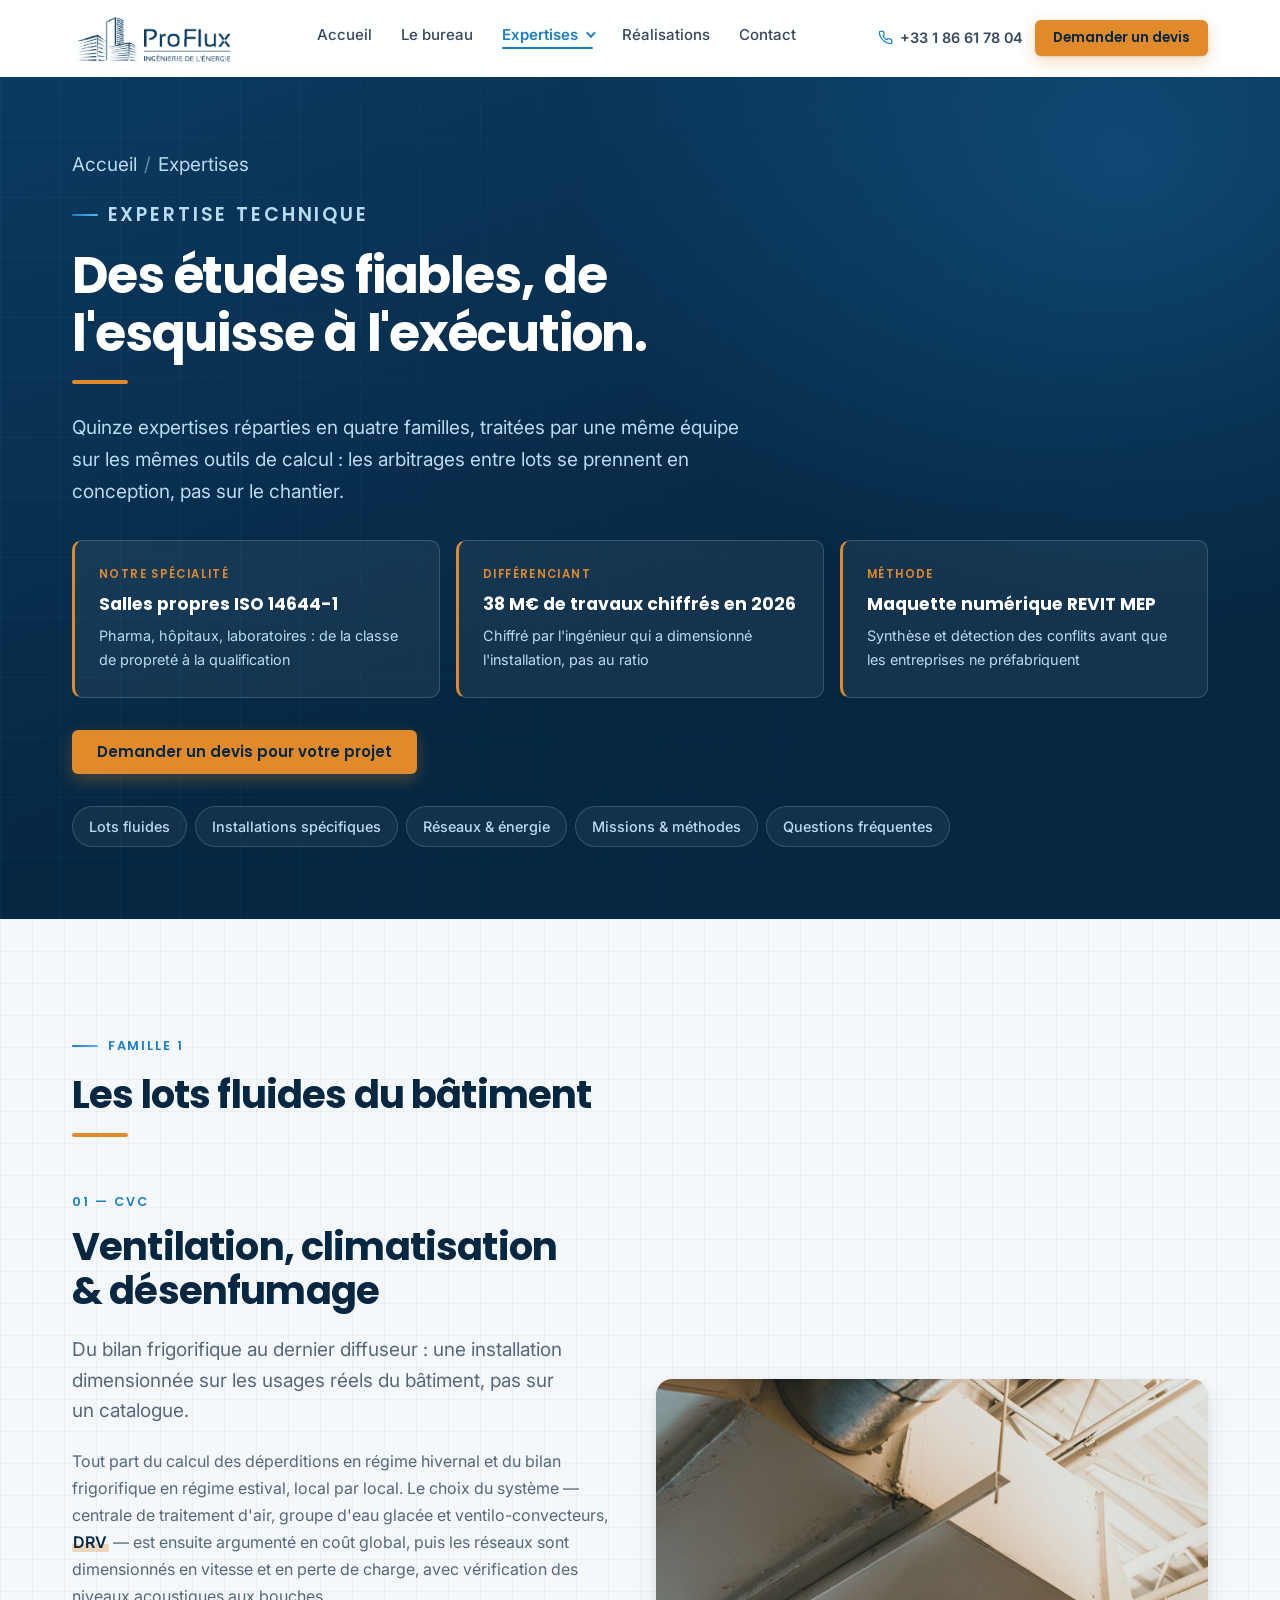
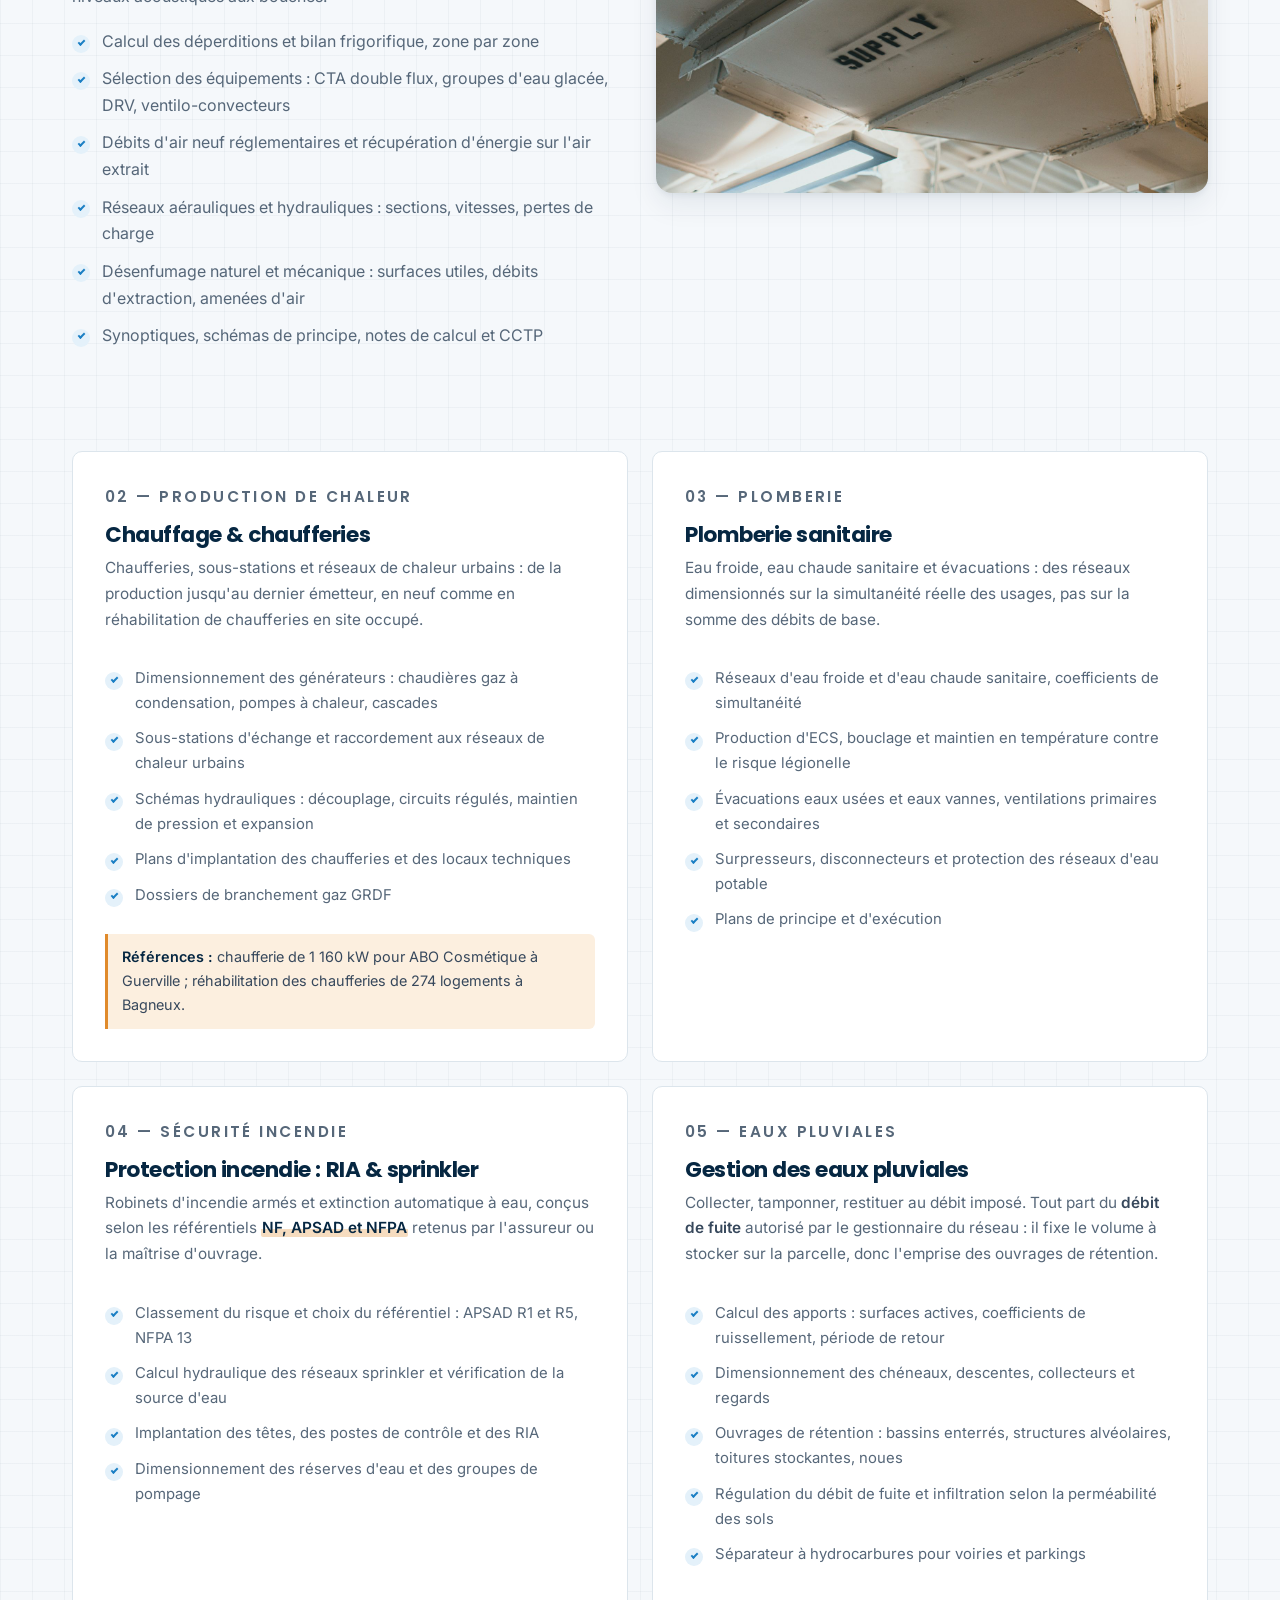
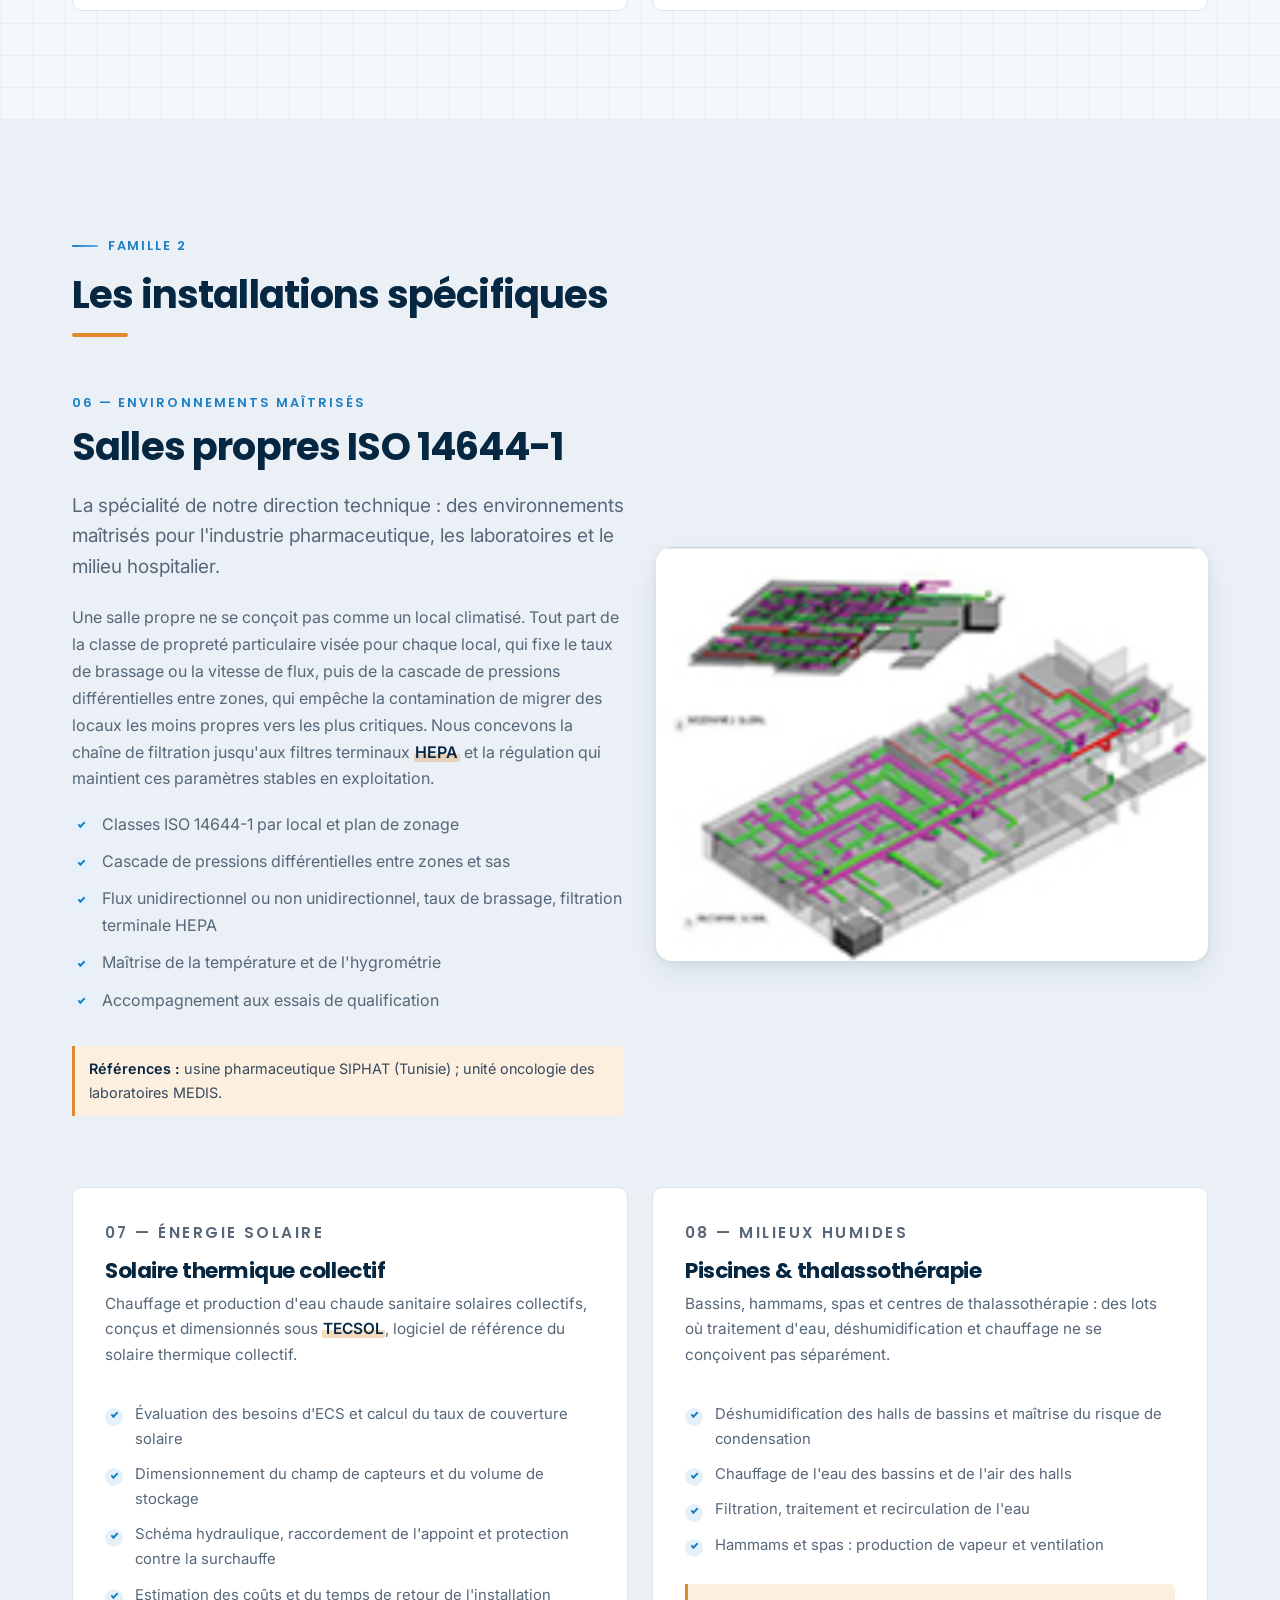
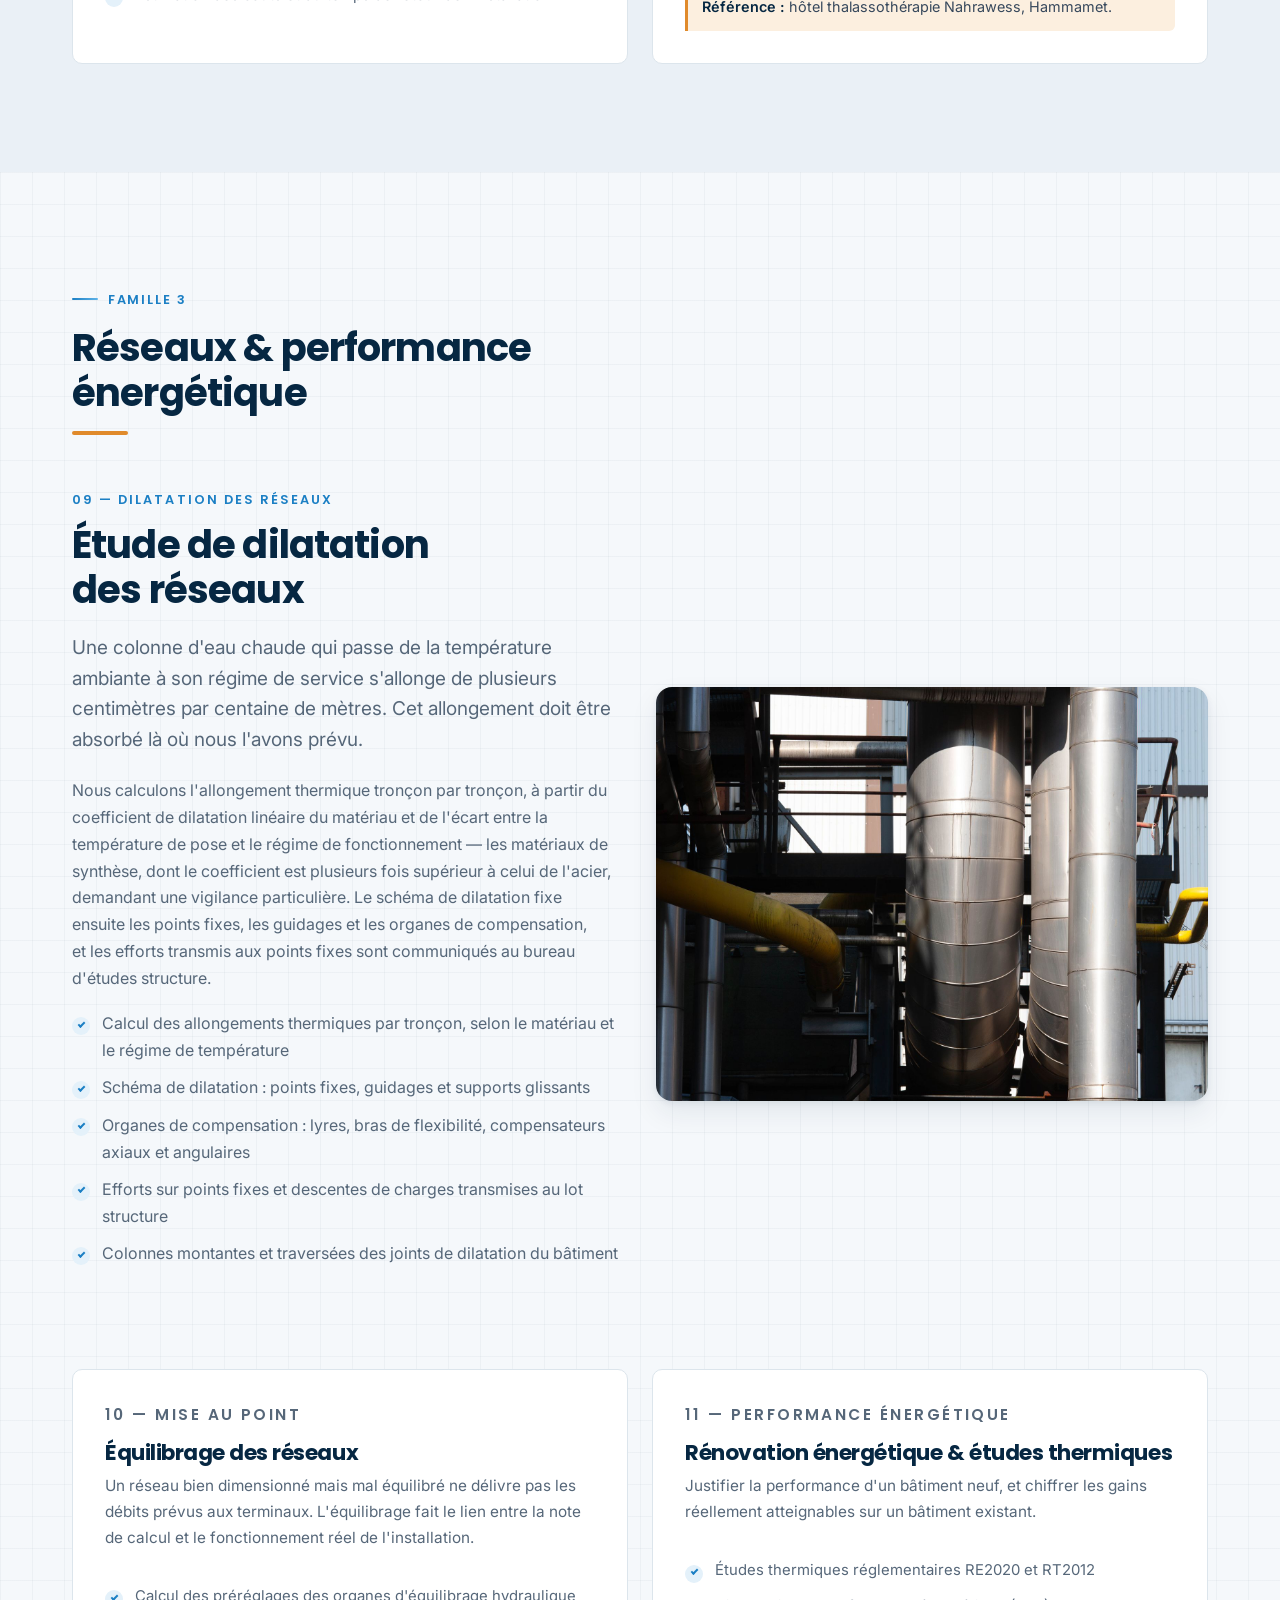
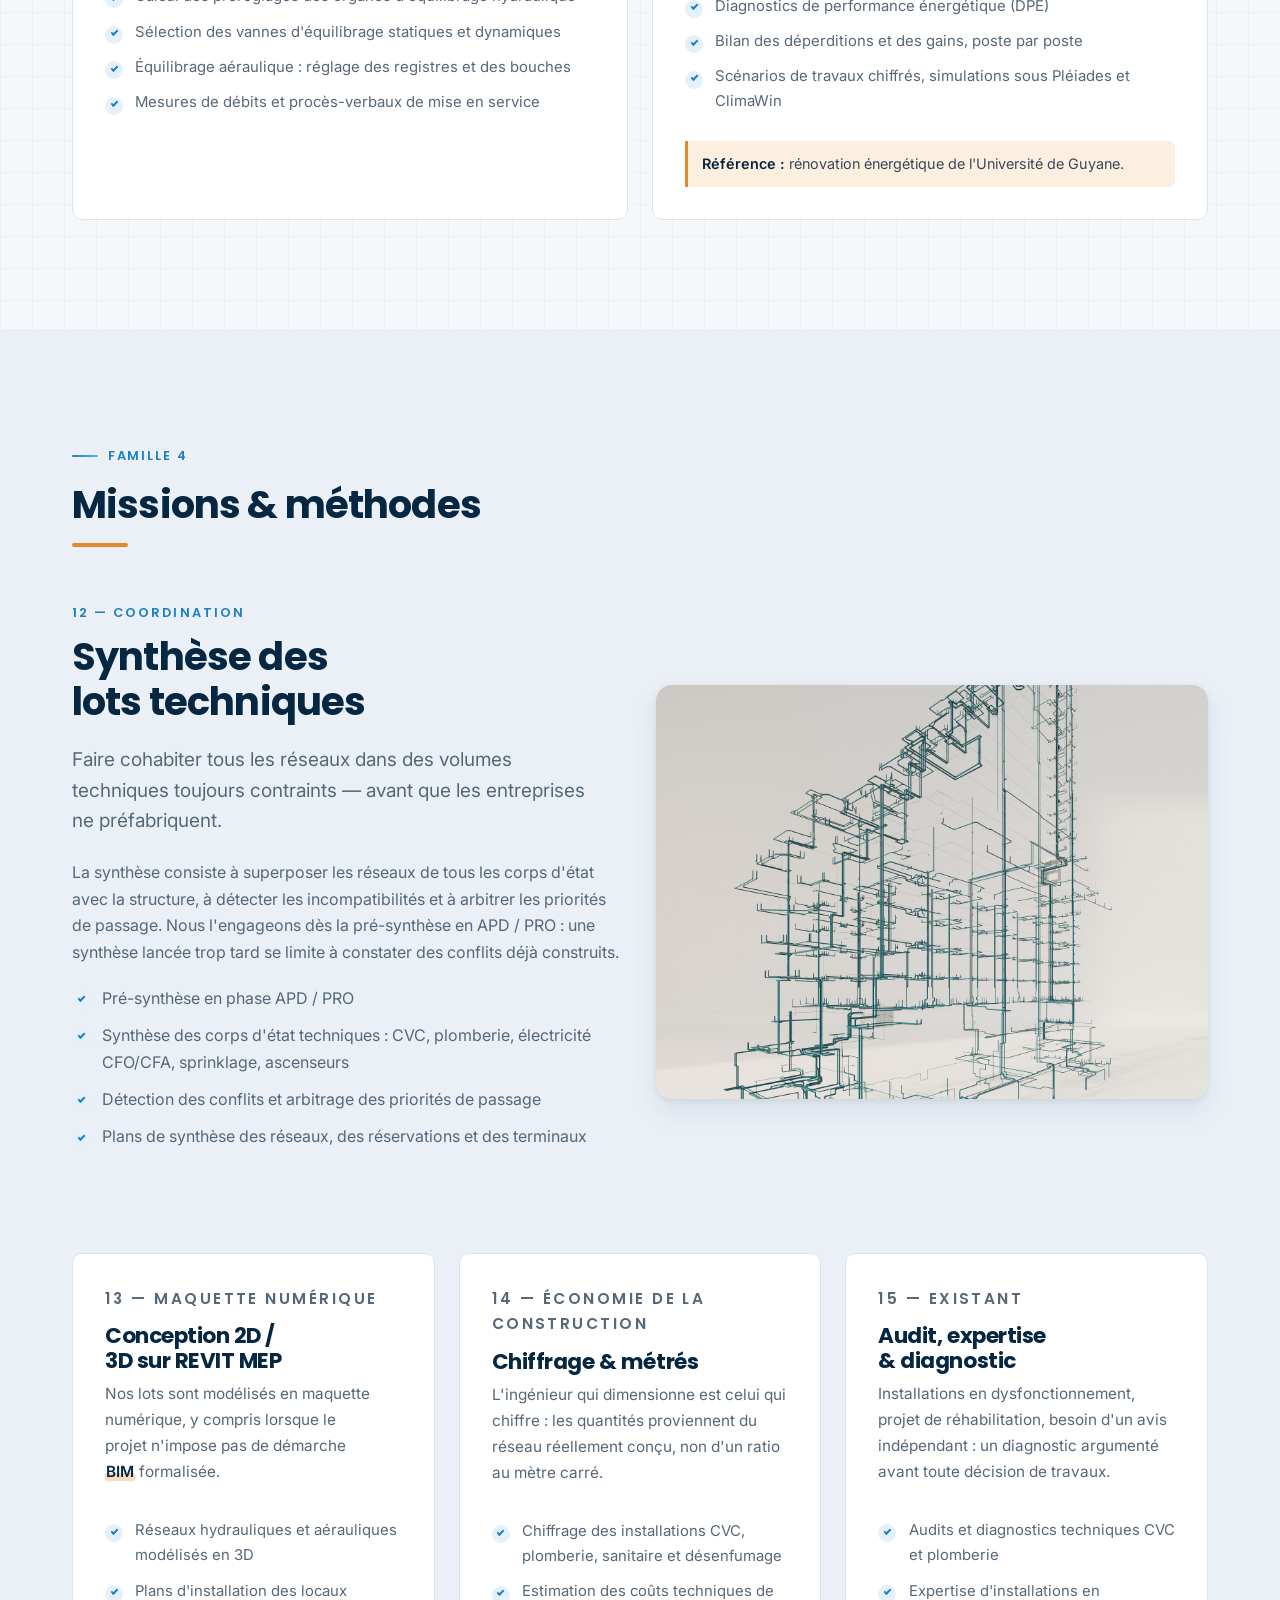
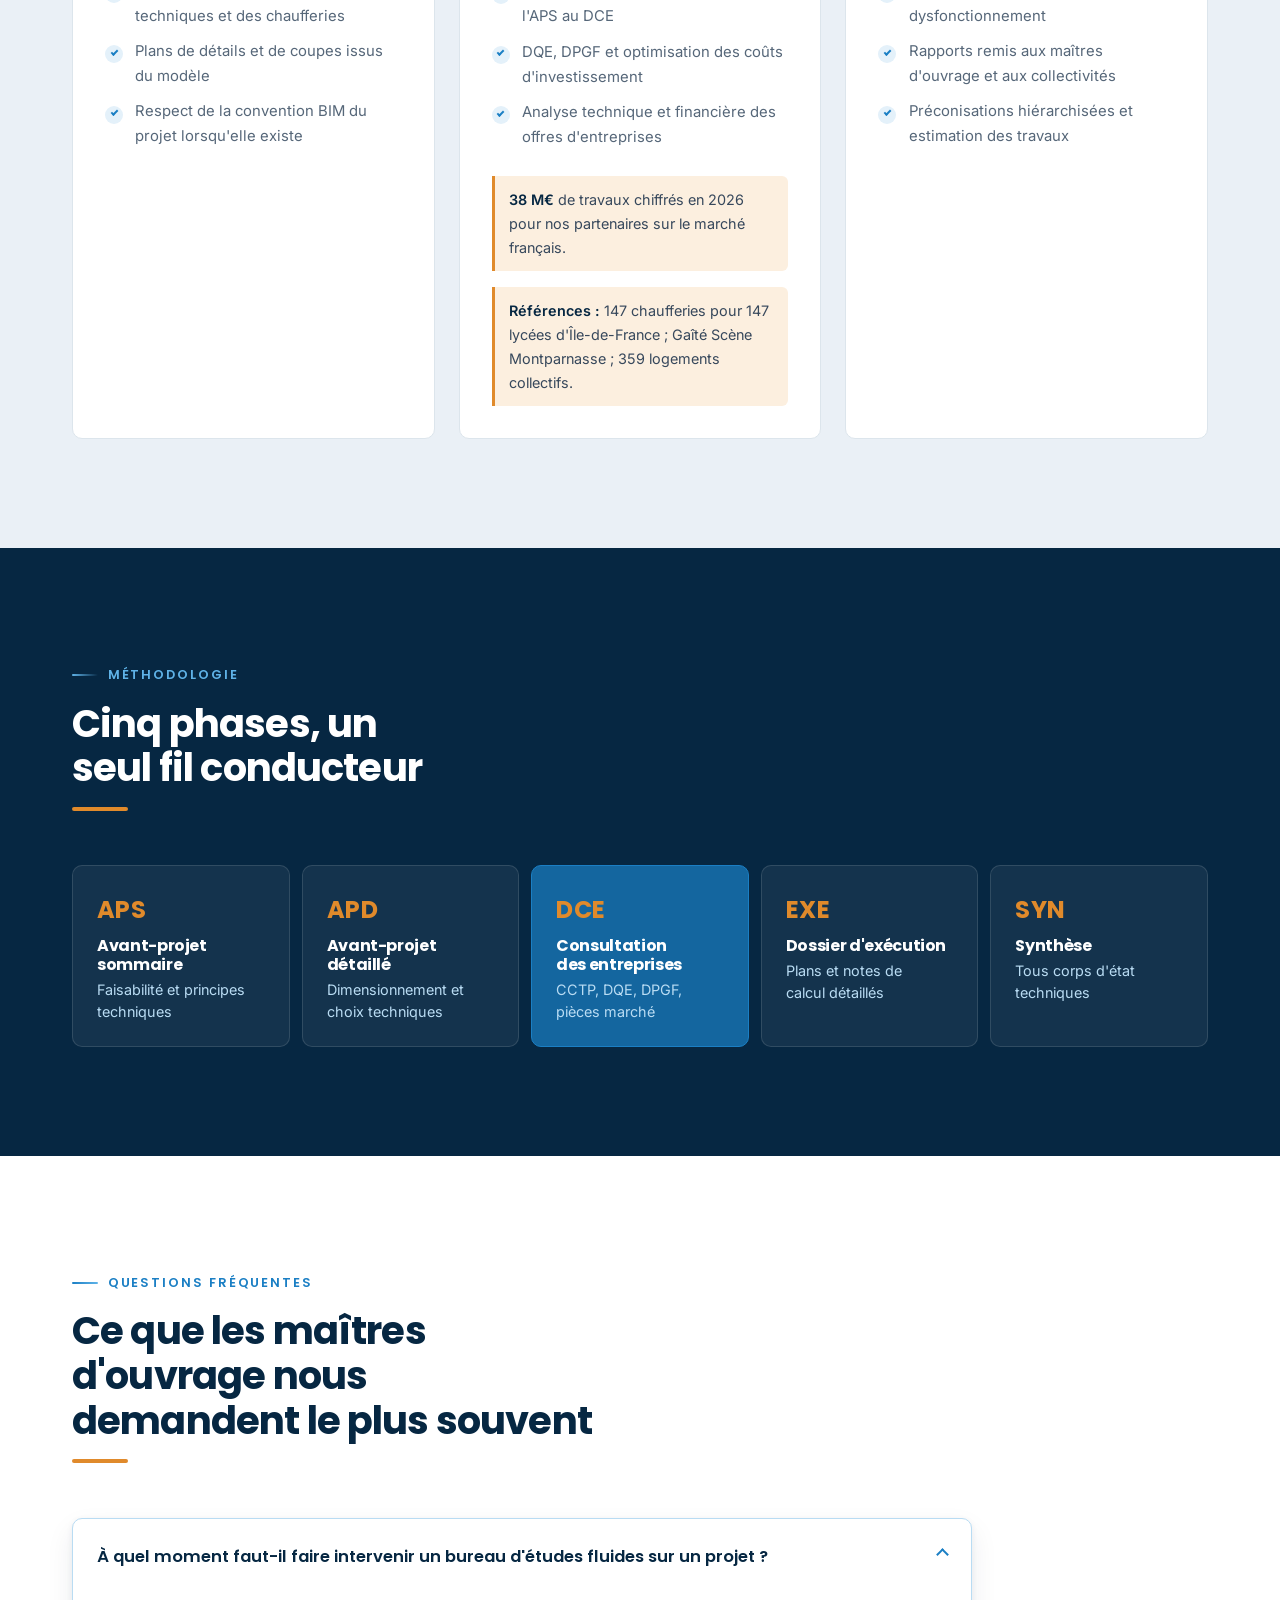
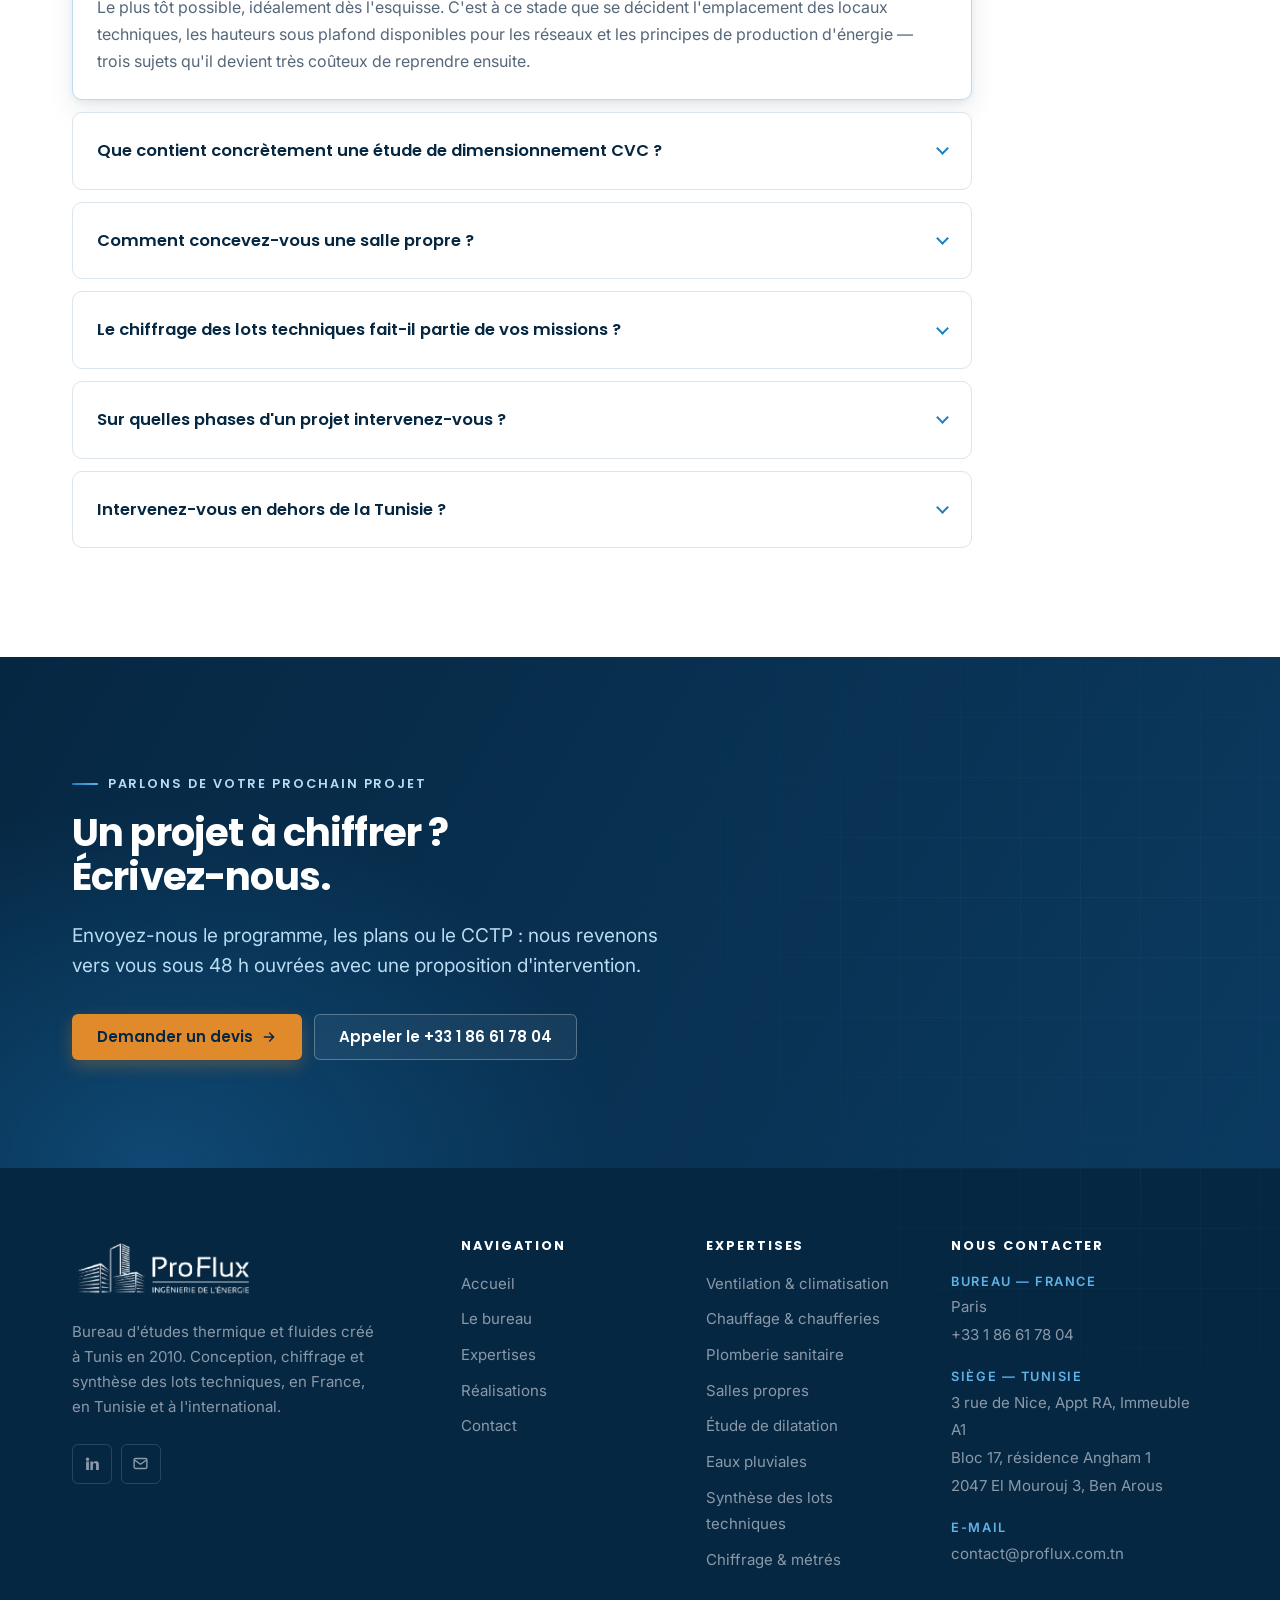
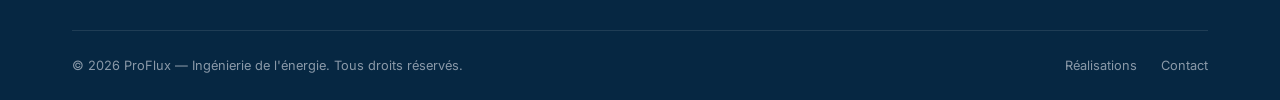
<file: expertise.html>
<!DOCTYPE html>
<html lang="fr" class="no-js">
<head>
  <meta charset="UTF-8">
  <meta name="viewport" content="width=device-width, initial-scale=1">
  <!-- ======================================================================
       SEO — balise title construite sur le schéma :
       [requête cible principale] + [localisation] + [marque], < 60 caractères.
       Requête visée : « bureau d'études thermique et fluides CVC Tunis ».
       ====================================================================== -->
  <title>Expertises CVC, plomberie, salles propres, synthèse | ProFlux</title>
  <meta name="description" content="15 expertises en ingénierie thermique et fluides : CVC et désenfumage, chaufferies, plomberie, salles propres ISO 14644-1, dilatation, eaux pluviales, synthèse, REVIT MEP, chiffrage.">
  <meta name="keywords" content="étude CVC, désenfumage, chaufferie, plomberie sanitaire, salles propres ISO 14644-1, sprinkler APSAD, étude de dilatation, eaux pluviales débit de fuite, synthèse lots techniques, REVIT MEP, chiffrage DQE DPGF">
  <meta name="author" content="ProFlux — Ingénierie de l'énergie">
  <meta name="robots" content="index, follow, max-image-preview:large, max-snippet:-1">
  <meta name="theme-color" content="#062742">
  <link rel="canonical" href="https://www.proflux.com.tn/expertise.html">

  <!-- Partage sur les réseaux sociaux (Open Graph + Twitter Card) -->
  <meta property="og:type" content="website">
  <meta property="og:site_name" content="ProFlux — Ingénierie de l'énergie">
  <meta property="og:url" content="https://www.proflux.com.tn/expertise.html">
  <meta property="og:title" content="Expertises CVC, plomberie, salles propres, synthèse | ProFlux">
  <meta property="og:description" content="15 expertises en ingénierie thermique et fluides : CVC et désenfumage, chaufferies, plomberie, salles propres ISO 14644-1, dilatation, eaux pluviales, synthèse, REVIT MEP, chiffrage.">
  <meta property="og:locale" content="fr_FR">
  <meta name="twitter:card" content="summary_large_image">
  <meta name="twitter:title" content="Expertises CVC, plomberie, salles propres, synthèse | ProFlux">
  <meta name="twitter:description" content="15 expertises en ingénierie thermique et fluides : CVC et désenfumage, chaufferies, plomberie, salles propres ISO 14644-1, dilatation, eaux pluviales, synthèse, REVIT MEP, chiffrage.">
  <!-- TODO SEO : exporter la couverture de la plaquette en JPG 1200 x 630 px,
       la déposer dans assets/img/brand/og-image.jpg, puis décommenter :
  <meta property="og:image" content="https://www.proflux.com.tn/assets/img/brand/og-image.jpg">
  <meta property="og:image:width" content="1200">
  <meta property="og:image:height" content="630">
  <meta name="twitter:image" content="https://www.proflux.com.tn/assets/img/brand/og-image.jpg">
       Les réseaux sociaux n'affichent pas les SVG : un JPG/PNG est indispensable. -->

  <!-- Favicon provisoire aux couleurs de la marque -->
  <link rel="icon" href="data:image/svg+xml,%3Csvg xmlns=%27http://www.w3.org/2000/svg%27 viewBox=%270 0 32 32%27%3E%3Crect width=%2732%27 height=%2732%27 rx=%276%27 fill=%27%23062742%27/%3E%3Cg fill=%27none%27 stroke=%27%23FFFFFF%27 stroke-width=%272%27%3E%3Crect x=%277%27 y=%2713%27 width=%277%27 height=%2712%27/%3E%3Crect x=%2717%27 y=%277%27 width=%278%27 height=%2718%27/%3E%3C/g%3E%3Cpath d=%27M5 27h22%27 stroke=%27%23E08A2B%27 stroke-width=%272%27/%3E%3C/svg%3E">

  <!-- Google Fonts : Poppins (titres, comme la plaquette) + Inter (texte) -->
  <link rel="preconnect" href="https://fonts.googleapis.com">
  <link rel="preconnect" href="https://fonts.gstatic.com" crossorigin>
  <link href="https://fonts.googleapis.com/css2?family=Inter:wght@400;500;600&family=Poppins:wght@500;600;700&display=swap" rel="stylesheet">

  <link rel="stylesheet" href="css/style.css">
  <!-- Retire la classe no-js le plus tôt possible pour éviter tout flash -->
  <script>document.documentElement.classList.remove('no-js');</script>

  <!-- SEO — données structurées propres à cette page -->
  <script type="application/ld+json">
{
  "@context": "https://schema.org",
  "@graph": [
    {
      "@type": "BreadcrumbList",
      "itemListElement": [
        {
          "@type": "ListItem",
          "position": 1,
          "name": "Accueil",
          "item": "https://www.proflux.com.tn/"
        },
        {
          "@type": "ListItem",
          "position": 2,
          "name": "Expertises",
          "item": "https://www.proflux.com.tn/expertise.html"
        }
      ]
    },
    {
      "@type": "Service",
      "@id": "https://www.proflux.com.tn/expertise.html#cvc",
      "name": "Ventilation, climatisation et désenfumage",
      "description": "Calcul des déperditions et bilan frigorifique, sélection des CTA, groupes d'eau glacée et DRV, réseaux aérauliques et hydrauliques, désenfumage naturel et mécanique.",
      "url": "https://www.proflux.com.tn/expertise.html#cvc",
      "provider": {
        "@id": "https://www.proflux.com.tn/#organization"
      },
      "areaServed": [
        "France",
        "Tunisie"
      ]
    },
    {
      "@type": "Service",
      "@id": "https://www.proflux.com.tn/expertise.html#chauffage",
      "name": "Chauffage et chaufferies",
      "description": "Dimensionnement des générateurs, sous-stations et réseaux de chaleur urbains, schémas hydrauliques et plans de chaufferies.",
      "url": "https://www.proflux.com.tn/expertise.html#chauffage",
      "provider": {
        "@id": "https://www.proflux.com.tn/#organization"
      },
      "areaServed": [
        "France",
        "Tunisie"
      ]
    },
    {
      "@type": "Service",
      "@id": "https://www.proflux.com.tn/expertise.html#plomberie",
      "name": "Plomberie sanitaire",
      "description": "Réseaux d'eau froide et d'eau chaude sanitaire, bouclage ECS, évacuations eaux usées et eaux vannes.",
      "url": "https://www.proflux.com.tn/expertise.html#plomberie",
      "provider": {
        "@id": "https://www.proflux.com.tn/#organization"
      },
      "areaServed": [
        "France",
        "Tunisie"
      ]
    },
    {
      "@type": "Service",
      "@id": "https://www.proflux.com.tn/expertise.html#incendie",
      "name": "Protection incendie RIA et sprinkler",
      "description": "Classement du risque, calcul hydraulique des réseaux sprinkler selon APSAD et NFPA, implantation des RIA.",
      "url": "https://www.proflux.com.tn/expertise.html#incendie",
      "provider": {
        "@id": "https://www.proflux.com.tn/#organization"
      },
      "areaServed": [
        "France",
        "Tunisie"
      ]
    },
    {
      "@type": "Service",
      "@id": "https://www.proflux.com.tn/expertise.html#eaux-pluviales",
      "name": "Gestion des eaux pluviales",
      "description": "Calcul des apports, collecteurs, ouvrages de rétention et régulation du débit de fuite.",
      "url": "https://www.proflux.com.tn/expertise.html#eaux-pluviales",
      "provider": {
        "@id": "https://www.proflux.com.tn/#organization"
      },
      "areaServed": [
        "France",
        "Tunisie"
      ]
    },
    {
      "@type": "Service",
      "@id": "https://www.proflux.com.tn/expertise.html#salles-propres",
      "name": "Salles propres ISO 14644-1",
      "description": "Classes de propreté, cascade de pressions, filtration terminale HEPA, maîtrise de la température et de l'hygrométrie.",
      "url": "https://www.proflux.com.tn/expertise.html#salles-propres",
      "provider": {
        "@id": "https://www.proflux.com.tn/#organization"
      },
      "areaServed": [
        "France",
        "Tunisie"
      ]
    },
    {
      "@type": "Service",
      "@id": "https://www.proflux.com.tn/expertise.html#solaire",
      "name": "Solaire thermique collectif",
      "description": "Production d'eau chaude sanitaire solaire collective, dimensionnement sous TECSOL.",
      "url": "https://www.proflux.com.tn/expertise.html#solaire",
      "provider": {
        "@id": "https://www.proflux.com.tn/#organization"
      },
      "areaServed": [
        "France",
        "Tunisie"
      ]
    },
    {
      "@type": "Service",
      "@id": "https://www.proflux.com.tn/expertise.html#piscines",
      "name": "Piscines et thalassothérapie",
      "description": "Déshumidification des halls de bassins, chauffage, traitement de l'eau, hammams et spas.",
      "url": "https://www.proflux.com.tn/expertise.html#piscines",
      "provider": {
        "@id": "https://www.proflux.com.tn/#organization"
      },
      "areaServed": [
        "France",
        "Tunisie"
      ]
    },
    {
      "@type": "Service",
      "@id": "https://www.proflux.com.tn/expertise.html#dilatation",
      "name": "Étude de dilatation des réseaux",
      "description": "Calcul des allongements thermiques, schéma de dilatation, points fixes, guidages et organes de compensation.",
      "url": "https://www.proflux.com.tn/expertise.html#dilatation",
      "provider": {
        "@id": "https://www.proflux.com.tn/#organization"
      },
      "areaServed": [
        "France",
        "Tunisie"
      ]
    },
    {
      "@type": "Service",
      "@id": "https://www.proflux.com.tn/expertise.html#equilibrage",
      "name": "Équilibrage des réseaux",
      "description": "Préréglages des organes d'équilibrage hydraulique, équilibrage aéraulique et procès-verbaux de mise en service.",
      "url": "https://www.proflux.com.tn/expertise.html#equilibrage",
      "provider": {
        "@id": "https://www.proflux.com.tn/#organization"
      },
      "areaServed": [
        "France",
        "Tunisie"
      ]
    },
    {
      "@type": "Service",
      "@id": "https://www.proflux.com.tn/expertise.html#renovation",
      "name": "Rénovation énergétique et études thermiques",
      "description": "Études RE2020 et RT2012, DPE, bilan des déperditions et scénarios de travaux chiffrés.",
      "url": "https://www.proflux.com.tn/expertise.html#renovation",
      "provider": {
        "@id": "https://www.proflux.com.tn/#organization"
      },
      "areaServed": [
        "France",
        "Tunisie"
      ]
    },
    {
      "@type": "Service",
      "@id": "https://www.proflux.com.tn/expertise.html#synthese",
      "name": "Synthèse des lots techniques",
      "description": "Pré-synthèse APD/PRO et synthèse des corps d'état techniques : réseaux, réservations et terminaux.",
      "url": "https://www.proflux.com.tn/expertise.html#synthese",
      "provider": {
        "@id": "https://www.proflux.com.tn/#organization"
      },
      "areaServed": [
        "France",
        "Tunisie"
      ]
    },
    {
      "@type": "Service",
      "@id": "https://www.proflux.com.tn/expertise.html#bim",
      "name": "Maquette numérique REVIT MEP",
      "description": "Modélisation 3D des réseaux hydrauliques et aérauliques, plans de locaux techniques, détails et coupes.",
      "url": "https://www.proflux.com.tn/expertise.html#bim",
      "provider": {
        "@id": "https://www.proflux.com.tn/#organization"
      },
      "areaServed": [
        "France",
        "Tunisie"
      ]
    },
    {
      "@type": "Service",
      "@id": "https://www.proflux.com.tn/expertise.html#chiffrage",
      "name": "Chiffrage et métrés",
      "description": "Estimation des coûts techniques de l'APS au DCE, DQE, DPGF et analyse technique et financière des offres.",
      "url": "https://www.proflux.com.tn/expertise.html#chiffrage",
      "provider": {
        "@id": "https://www.proflux.com.tn/#organization"
      },
      "areaServed": [
        "France",
        "Tunisie"
      ]
    },
    {
      "@type": "Service",
      "@id": "https://www.proflux.com.tn/expertise.html#audit",
      "name": "Audit, expertise et diagnostic",
      "description": "Audits et diagnostics techniques CVC et plomberie, rapports aux maîtres d'ouvrage et aux collectivités.",
      "url": "https://www.proflux.com.tn/expertise.html#audit",
      "provider": {
        "@id": "https://www.proflux.com.tn/#organization"
      },
      "areaServed": [
        "France",
        "Tunisie"
      ]
    },
    {
      "@type": "FAQPage",
      "mainEntity": [
        {
          "@type": "Question",
          "name": "À quel moment faut-il faire intervenir un bureau d'études fluides sur un projet ?",
          "acceptedAnswer": {
            "@type": "Answer",
            "text": "Le plus tôt possible, idéalement dès l'esquisse. C'est à ce stade que se décident l'emplacement des locaux techniques, les hauteurs sous plafond disponibles pour les réseaux et les principes de production d'énergie — trois sujets qu'il devient très coûteux de reprendre ensuite."
          }
        },
        {
          "@type": "Question",
          "name": "Que contient concrètement une étude de dimensionnement CVC ?",
          "acceptedAnswer": {
            "@type": "Answer",
            "text": "Elle part du calcul des déperditions en régime hivernal et du bilan frigorifique en régime estival, zone par zone, qui déterminent les puissances de chauffage et de climatisation. Viennent ensuite le choix du système, la détermination des débits d'air neuf et de soufflage, le dimensionnement des réseaux aérauliques et hydrauliques avec vérification des pertes de charge et des vitesses de circulation, la sélection des équipements et les plans de réseaux."
          }
        },
        {
          "@type": "Question",
          "name": "Comment concevez-vous une salle propre ?",
          "acceptedAnswer": {
            "@type": "Answer",
            "text": "Tout part de la classe de propreté ISO 14644-1 visée pour chaque local, qui fixe le taux de brassage ou la vitesse de flux. Nous définissons ensuite la cascade de pressions différentielles entre zones et sas, la chaîne de filtration jusqu'aux filtres terminaux HEPA et la maîtrise de la température et de l'hygrométrie, puis nous accompagnons les essais de qualification."
          }
        },
        {
          "@type": "Question",
          "name": "Le chiffrage des lots techniques fait-il partie de vos missions ?",
          "acceptedAnswer": {
            "@type": "Answer",
            "text": "Oui, c'est l'une de nos expertises à part entière. Nous établissons l'estimation des coûts techniques de l'APS au DCE, le DQE et la DPGF, puis l'analyse technique et financière des offres d'entreprises. Comme l'ingénieur qui chiffre est celui qui a dimensionné l'installation, les quantités proviennent du réseau réellement conçu et non d'un ratio au mètre carré."
          }
        },
        {
          "@type": "Question",
          "name": "Sur quelles phases d'un projet intervenez-vous ?",
          "acceptedAnswer": {
            "@type": "Answer",
            "text": "Sur l'ensemble du cycle : avant-projet sommaire (APS), avant-projet détaillé (APD), dossier de consultation des entreprises (DCE), dossier d'exécution (EXE) et synthèse des lots techniques (SYN). Nous pouvons aussi intervenir sur une phase isolée, par exemple une mission de chiffrage ou de synthèse."
          }
        },
        {
          "@type": "Question",
          "name": "Intervenez-vous en dehors de la Tunisie ?",
          "acceptedAnswer": {
            "@type": "Answer",
            "text": "Oui. Depuis nos bureaux de Tunis et de Paris, nous avons conçu ou piloté des projets dans quinze pays, dont la France, la Mauritanie, le Tchad, le Congo, la Libye, l'Arabie Saoudite et la Guyane — de l'aéroport international Oum Tounsi à Nouakchott au campus universitaire Condorcet à Aubervilliers."
          }
        }
      ]
    }
  ]
}
  </script>
</head>
<body>

<a class="skip-link" href="#main">Aller au contenu principal</a>

<!-- ==========================================================================
     HEADER — identique sur toutes les pages.
     ========================================================================== -->
<header class="site-header">
  <div class="container header-inner">

    <a class="logo" href="index.html" aria-label="ProFlux — Ingénierie de l'énergie, retour à l'accueil">
      <!-- Logo officiel extrait de la plaquette, décliné en navy pour le fond clair -->
      <img src="assets/img/brand/logo-proflux-navy.png" alt="ProFlux — Ingénierie de l'énergie" width="830" height="255">
    </a>

    <nav class="nav" id="nav" data-nav aria-label="Navigation principale">
      <ul class="nav__list">
        <li class="nav__item"><a class="nav__link" href="index.html">Accueil</a></li>
        <li class="nav__item"><a class="nav__link" href="a-propos.html">Le bureau</a></li>

        <!-- Méga-menu : 15 expertises réparties en 4 familles -->
        <li class="nav__item nav__item--has-sub nav__item--active" data-open="false">
          <button class="nav__toggle-sub" type="button" data-sub-toggle aria-expanded="false">
            Expertises
            <span class="nav__chevron" aria-hidden="true"></span>
          </button>
          <ul class="subnav">
            <li class="subnav__group">
              <p class="subnav__title">Lots fluides</p>
              <ul>
                <li><a class="subnav__link" href="expertise.html#cvc">Ventilation, climatisation &amp; désenfumage</a></li>
                <li><a class="subnav__link" href="expertise.html#chauffage">Chauffage &amp; chaufferies</a></li>
                <li><a class="subnav__link" href="expertise.html#plomberie">Plomberie sanitaire</a></li>
                <li><a class="subnav__link" href="expertise.html#incendie">Protection incendie</a></li>
                <li><a class="subnav__link" href="expertise.html#eaux-pluviales">Gestion des eaux pluviales</a></li>
              </ul>
            </li>
            <li class="subnav__group">
              <p class="subnav__title">Installations spécifiques</p>
              <ul>
                <li><a class="subnav__link" href="expertise.html#salles-propres">Salles propres ISO 14644-1</a></li>
                <li><a class="subnav__link" href="expertise.html#solaire">Solaire thermique collectif</a></li>
                <li><a class="subnav__link" href="expertise.html#piscines">Piscines &amp; thalassothérapie</a></li>
              </ul>
            </li>
            <li class="subnav__group">
              <p class="subnav__title">Réseaux &amp; énergie</p>
              <ul>
                <li><a class="subnav__link" href="expertise.html#dilatation">Étude de dilatation</a></li>
                <li><a class="subnav__link" href="expertise.html#equilibrage">Équilibrage des réseaux</a></li>
                <li><a class="subnav__link" href="expertise.html#renovation">Rénovation énergétique</a></li>
              </ul>
            </li>
            <li class="subnav__group">
              <p class="subnav__title">Missions</p>
              <ul>
                <li><a class="subnav__link" href="expertise.html#synthese">Synthèse des lots techniques</a></li>
                <li><a class="subnav__link" href="expertise.html#bim">Maquette BIM — REVIT MEP</a></li>
                <li><a class="subnav__link" href="expertise.html#chiffrage">Chiffrage &amp; métrés</a></li>
                <li><a class="subnav__link" href="expertise.html#audit">Audit, expertise &amp; diagnostic</a></li>
              </ul>
            </li>
          </ul>
        </li>

        <li class="nav__item"><a class="nav__link" href="references.html">Réalisations</a></li>
        <li class="nav__item"><a class="nav__link" href="contact.html">Contact</a></li>
      </ul>

      <!-- Rappel des actions en bas du panneau mobile -->
      <div class="nav__mobile-cta">
        <a class="btn btn--primary" href="contact.html#devis">Demander un devis</a>
        <a class="btn btn--secondary" href="tel:+33186617804">+33 1 86 61 78 04</a>
      </div>
    </nav>

    <div class="header-actions">
      <a class="header-phone" href="tel:+33186617804">
        <svg viewBox="0 0 24 24" fill="none" stroke="currentColor" stroke-width="2" stroke-linecap="round" stroke-linejoin="round" aria-hidden="true">
          <path d="M22 16.9v3a2 2 0 0 1-2.2 2 19.8 19.8 0 0 1-8.6-3.1 19.5 19.5 0 0 1-6-6A19.8 19.8 0 0 1 2.1 4.2 2 2 0 0 1 4.1 2h3a2 2 0 0 1 2 1.7c.1.9.4 1.8.7 2.7a2 2 0 0 1-.5 2.1L8.1 9.7a16 16 0 0 0 6 6l1.2-1.2a2 2 0 0 1 2.1-.5c.9.3 1.8.6 2.7.7a2 2 0 0 1 1.7 2z"/>
        </svg>
        +33 1 86 61 78 04
      </a>
      <a class="btn btn--primary btn--sm header-cta" href="contact.html#devis">Demander un devis</a>
      <button class="burger" type="button" data-burger aria-expanded="false" aria-controls="nav" aria-label="Ouvrir le menu">
        <span class="burger__bars" aria-hidden="true"></span>
      </button>
    </div>

  </div>
  <!-- Indicateur de progression de lecture -->
  <div class="scroll-progress" data-scroll-progress aria-hidden="true"></div>
</header>

<main id="main">

  <!-- ========================================================================
       EN-TÊTE DE PAGE
       ======================================================================== -->
  <section class="page-hero">
    <div class="container">
      <p class="breadcrumb"><a href="index.html">Accueil</a><span>/</span>Expertises</p>
      <p class="eyebrow">Expertise technique</p>
      <h1>Des études fiables, de l'esquisse à l'exécution.</h1>
      <p>
        Quinze expertises réparties en quatre familles, traitées par une même équipe
        sur les mêmes outils de calcul&nbsp;: les arbitrages entre lots se prennent en
        conception, pas sur le chantier.
      </p>

      <div class="spotlight">
        <a href="#salles-propres">
          <b>Notre spécialité</b>
          <strong>Salles propres ISO 14644-1</strong>
          <span>Pharma, hôpitaux, laboratoires&nbsp;: de la classe de propreté à la qualification</span>
        </a>
        <a href="#chiffrage">
          <b>Différenciant</b>
          <strong>38 M€ de travaux chiffrés en 2026</strong>
          <span>Chiffré par l'ingénieur qui a dimensionné l'installation, pas au ratio</span>
        </a>
        <a href="#bim">
          <b>Méthode</b>
          <strong>Maquette numérique REVIT MEP</strong>
          <span>Synthèse et détection des conflits avant que les entreprises ne préfabriquent</span>
        </a>
      </div>

      <p style="margin-top:var(--s-6)">
        <a class="btn btn--primary" href="contact.html#devis">Demander un devis pour votre projet</a>
      </p>

      <nav class="anchor-nav" aria-label="Familles d'expertises">
        <a href="#lots-fluides">Lots fluides</a>
        <a href="#installations-specifiques">Installations spécifiques</a>
        <a href="#reseaux-energie">Réseaux &amp; énergie</a>
        <a href="#missions">Missions &amp; méthodes</a>
        <a href="#faq">Questions fréquentes</a>
      </nav>
    </div>
  </section>

  <!-- ========================================================================
       FAMILLE 1 — LOTS FLUIDES
       ======================================================================== -->
  <section class="section section--paper family" id="lots-fluides">
    <div class="container">
      <div class="section-head">
        <p class="eyebrow">Famille 1</p>
        <h2>Les lots fluides du bâtiment</h2>
      </div>

      <!-- 01. VENTILATION, CLIMATISATION & DÉSENFUMAGE -->
      <article class="expertise-block" id="cvc" style="border-top:0;padding-top:0">
        <div class="split">
          <div class="reveal">
            <p class="expertise-block__index">01 — CVC</p>
            <h2>Ventilation, climatisation &amp; désenfumage</h2>
            <p class="lead">
              Du bilan frigorifique au dernier diffuseur&nbsp;: une installation
              dimensionnée sur les usages réels du bâtiment, pas sur un catalogue.
            </p>
            <p>
              Tout part du calcul des déperditions en régime hivernal et du bilan
              frigorifique en régime estival, local par local. Le choix du système —
              centrale de traitement d'air, groupe d'eau glacée et ventilo-convecteurs,
              <span class="tech">DRV</span> — est ensuite argumenté en coût global, puis les réseaux sont
              dimensionnés en vitesse et en perte de charge, avec vérification des
              niveaux acoustiques aux bouches.
            </p>
            <ul class="checklist">
              <li>Calcul des déperditions et bilan frigorifique, zone par zone</li>
              <li>Sélection des équipements : CTA double flux, groupes d'eau glacée, DRV, ventilo-convecteurs</li>
              <li>Débits d'air neuf réglementaires et récupération d'énergie sur l'air extrait</li>
              <li>Réseaux aérauliques et hydrauliques : sections, vitesses, pertes de charge</li>
              <li>Désenfumage naturel et mécanique : surfaces utiles, débits d'extraction, amenées d'air</li>
              <li>Synoptiques, schémas de principe, notes de calcul et CCTP</li>
            </ul>
          </div>
          <div class="split__media reveal" data-delay="1">
            <img src="assets/img/ui/chantier-cvc.jpg"
                 alt="Gaine de soufflage rectangulaire et piquage d'un réseau de ventilation"
                 width="1600" height="1200" loading="lazy" decoding="async">
          </div>
        </div>
      </article>

      <div class="grid grid--2">

        <!-- 02. CHAUFFAGE & CHAUFFERIES -->
        <article class="card xp-card reveal" id="chauffage">
          <p class="expertise-block__index">02 — Production de chaleur</p>
          <h3>Chauffage &amp; chaufferies</h3>
          <p>
            Chaufferies, sous-stations et réseaux de chaleur urbains&nbsp;: de la
            production jusqu'au dernier émetteur, en neuf comme en réhabilitation de
            chaufferies en site occupé.
          </p>
          <ul class="checklist">
            <li>Dimensionnement des générateurs : chaudières gaz à condensation, pompes à chaleur, cascades</li>
            <li>Sous-stations d'échange et raccordement aux réseaux de chaleur urbains</li>
            <li>Schémas hydrauliques : découplage, circuits régulés, maintien de pression et expansion</li>
            <li>Plans d'implantation des chaufferies et des locaux techniques</li>
            <li>Dossiers de branchement gaz GRDF</li>
          </ul>
          <div class="proof"><strong>Références :</strong> chaufferie de 1&nbsp;160&nbsp;kW pour ABO Cosmétique à Guerville&nbsp;; réhabilitation des chaufferies de 274 logements à Bagneux.</div>
        </article>

        <!-- 03. PLOMBERIE SANITAIRE -->
        <article class="card xp-card reveal" data-delay="1" id="plomberie">
          <p class="expertise-block__index">03 — Plomberie</p>
          <h3>Plomberie sanitaire</h3>
          <p>
            Eau froide, eau chaude sanitaire et évacuations&nbsp;: des réseaux
            dimensionnés sur la simultanéité réelle des usages, pas sur la somme des
            débits de base.
          </p>
          <ul class="checklist">
            <li>Réseaux d'eau froide et d'eau chaude sanitaire, coefficients de simultanéité</li>
            <li>Production d'ECS, bouclage et maintien en température contre le risque légionelle</li>
            <li>Évacuations eaux usées et eaux vannes, ventilations primaires et secondaires</li>
            <li>Surpresseurs, disconnecteurs et protection des réseaux d'eau potable</li>
            <li>Plans de principe et d'exécution</li>
          </ul>
        </article>

        <!-- 04. PROTECTION INCENDIE -->
        <article class="card xp-card reveal" id="incendie">
          <p class="expertise-block__index">04 — Sécurité incendie</p>
          <h3>Protection incendie : RIA &amp; sprinkler</h3>
          <p>
            Robinets d'incendie armés et extinction automatique à eau, conçus selon les
            référentiels <span class="tech">NF, APSAD et NFPA</span> retenus par l'assureur
            ou la maîtrise d'ouvrage.
          </p>
          <ul class="checklist">
            <li>Classement du risque et choix du référentiel : APSAD R1 et R5, NFPA 13</li>
            <li>Calcul hydraulique des réseaux sprinkler et vérification de la source d'eau</li>
            <li>Implantation des têtes, des postes de contrôle et des RIA</li>
            <li>Dimensionnement des réserves d'eau et des groupes de pompage</li>
          </ul>
        </article>

        <!-- 05. EAUX PLUVIALES -->
        <article class="card xp-card reveal" data-delay="1" id="eaux-pluviales">
          <p class="expertise-block__index">05 — Eaux pluviales</p>
          <h3>Gestion des eaux pluviales</h3>
          <p>
            Collecter, tamponner, restituer au débit imposé. Tout part du
            <strong>débit de fuite</strong> autorisé par le gestionnaire du réseau&nbsp;:
            il fixe le volume à stocker sur la parcelle, donc l'emprise des ouvrages de
            rétention.
          </p>
          <ul class="checklist">
            <li>Calcul des apports : surfaces actives, coefficients de ruissellement, période de retour</li>
            <li>Dimensionnement des chéneaux, descentes, collecteurs et regards</li>
            <li>Ouvrages de rétention : bassins enterrés, structures alvéolaires, toitures stockantes, noues</li>
            <li>Régulation du débit de fuite et infiltration selon la perméabilité des sols</li>
            <li>Séparateur à hydrocarbures pour voiries et parkings</li>
          </ul>
        </article>

      </div>
    </div>
  </section>

  <!-- ========================================================================
       FAMILLE 2 — INSTALLATIONS SPÉCIFIQUES
       ======================================================================== -->
  <section class="section section--mist family" id="installations-specifiques">
    <div class="container">
      <div class="section-head">
        <p class="eyebrow">Famille 2</p>
        <h2>Les installations spécifiques</h2>
      </div>

      <!-- 06. SALLES PROPRES — spécialité de la direction technique -->
      <article class="expertise-block" id="salles-propres" style="border-top:0;padding-top:0">
        <div class="split split--reverse">
          <div class="split__media reveal">
            <img src="assets/img/projets/laboratoires-medis.png"
                 alt="Maquette 3D des réseaux de l'unité oncologie des laboratoires MEDIS, Tunisie"
                 width="404" height="296" loading="lazy" decoding="async">
          </div>
          <div class="reveal" data-delay="1">
            <p class="expertise-block__index">06 — Environnements maîtrisés</p>
            <h2>Salles propres ISO 14644-1</h2>
            <p class="lead">
              La spécialité de notre direction technique&nbsp;: des environnements
              maîtrisés pour l'industrie pharmaceutique, les laboratoires et le milieu
              hospitalier.
            </p>
            <p>
              Une salle propre ne se conçoit pas comme un local climatisé. Tout part de
              la classe de propreté particulaire visée pour chaque local, qui fixe le
              taux de brassage ou la vitesse de flux, puis de la cascade de pressions
              différentielles entre zones, qui empêche la contamination de migrer des
              locaux les moins propres vers les plus critiques. Nous concevons la chaîne
              de filtration jusqu'aux filtres terminaux <span class="tech">HEPA</span> et la
              régulation qui maintient ces paramètres stables en exploitation.
            </p>
            <ul class="checklist">
              <li>Classes ISO 14644-1 par local et plan de zonage</li>
              <li>Cascade de pressions différentielles entre zones et sas</li>
              <li>Flux unidirectionnel ou non unidirectionnel, taux de brassage, filtration terminale HEPA</li>
              <li>Maîtrise de la température et de l'hygrométrie</li>
              <li>Accompagnement aux essais de qualification</li>
            </ul>
            <div class="proof"><strong>Références :</strong> usine pharmaceutique SIPHAT (Tunisie)&nbsp;; unité oncologie des laboratoires MEDIS.</div>
          </div>
        </div>
      </article>

      <div class="grid grid--2">

        <!-- 07. SOLAIRE THERMIQUE COLLECTIF -->
        <article class="card xp-card reveal" id="solaire">
          <p class="expertise-block__index">07 — Énergie solaire</p>
          <h3>Solaire thermique collectif</h3>
          <p>
            Chauffage et production d'eau chaude sanitaire solaires collectifs, conçus et
            dimensionnés sous <span class="tech">TECSOL</span>, logiciel de référence du
            solaire thermique collectif.
          </p>
          <ul class="checklist">
            <li>Évaluation des besoins d'ECS et calcul du taux de couverture solaire</li>
            <li>Dimensionnement du champ de capteurs et du volume de stockage</li>
            <li>Schéma hydraulique, raccordement de l'appoint et protection contre la surchauffe</li>
            <li>Estimation des coûts et du temps de retour de l'installation</li>
          </ul>
        </article>

        <!-- 08. PISCINES & THALASSOTHÉRAPIE -->
        <article class="card xp-card reveal" data-delay="1" id="piscines">
          <p class="expertise-block__index">08 — Milieux humides</p>
          <h3>Piscines &amp; thalassothérapie</h3>
          <p>
            Bassins, hammams, spas et centres de thalassothérapie&nbsp;: des lots où
            traitement d'eau, déshumidification et chauffage ne se conçoivent pas
            séparément.
          </p>
          <ul class="checklist">
            <li>Déshumidification des halls de bassins et maîtrise du risque de condensation</li>
            <li>Chauffage de l'eau des bassins et de l'air des halls</li>
            <li>Filtration, traitement et recirculation de l'eau</li>
            <li>Hammams et spas : production de vapeur et ventilation</li>
          </ul>
          <div class="proof"><strong>Référence :</strong> hôtel thalassothérapie Nahrawess, Hammamet.</div>
        </article>

      </div>
    </div>
  </section>

  <!-- ========================================================================
       FAMILLE 3 — RÉSEAUX & ÉNERGIE
       ======================================================================== -->
  <section class="section section--paper family" id="reseaux-energie">
    <div class="container">
      <div class="section-head">
        <p class="eyebrow">Famille 3</p>
        <h2>Réseaux &amp; performance énergétique</h2>
      </div>

      <!-- 09. ÉTUDE DE DILATATION -->
      <article class="expertise-block" id="dilatation" style="border-top:0;padding-top:0">
        <div class="split">
          <div class="reveal">
            <p class="expertise-block__index">09 — Dilatation des réseaux</p>
            <h2>Étude de dilatation des réseaux</h2>
            <p class="lead">
              Une colonne d'eau chaude qui passe de la température ambiante à son régime
              de service s'allonge de plusieurs centimètres par centaine de mètres. Cet
              allongement doit être absorbé là où nous l'avons prévu.
            </p>
            <p>
              Nous calculons l'allongement thermique tronçon par tronçon, à partir du
              coefficient de dilatation linéaire du matériau et de l'écart entre la
              température de pose et le régime de fonctionnement — les matériaux de
              synthèse, dont le coefficient est plusieurs fois supérieur à celui de
              l'acier, demandant une vigilance particulière. Le schéma de dilatation fixe
              ensuite les points fixes, les guidages et les organes de compensation, et
              les efforts transmis aux points fixes sont communiqués au bureau d'études
              structure.
            </p>
            <ul class="checklist">
              <li>Calcul des allongements thermiques par tronçon, selon le matériau et le régime de température</li>
              <li>Schéma de dilatation : points fixes, guidages et supports glissants</li>
              <li>Organes de compensation : lyres, bras de flexibilité, compensateurs axiaux et angulaires</li>
              <li>Efforts sur points fixes et descentes de charges transmises au lot structure</li>
              <li>Colonnes montantes et traversées des joints de dilatation du bâtiment</li>
            </ul>
          </div>
          <div class="split__media reveal" data-delay="1">
            <img src="assets/img/ui/dilatation-reseaux.jpg"
                 alt="Réseaux de tuyauteries calorifugées avec coudes de flexibilité et supports"
                 width="1600" height="1200" loading="lazy" decoding="async">
          </div>
        </div>
      </article>

      <div class="grid grid--2">

        <!-- 10. ÉQUILIBRAGE DES RÉSEAUX -->
        <article class="card xp-card reveal" id="equilibrage">
          <p class="expertise-block__index">10 — Mise au point</p>
          <h3>Équilibrage des réseaux</h3>
          <p>
            Un réseau bien dimensionné mais mal équilibré ne délivre pas les débits
            prévus aux terminaux. L'équilibrage fait le lien entre la note de calcul et
            le fonctionnement réel de l'installation.
          </p>
          <ul class="checklist">
            <li>Calcul des préréglages des organes d'équilibrage hydraulique</li>
            <li>Sélection des vannes d'équilibrage statiques et dynamiques</li>
            <li>Équilibrage aéraulique : réglage des registres et des bouches</li>
            <li>Mesures de débits et procès-verbaux de mise en service</li>
          </ul>
        </article>

        <!-- 11. RÉNOVATION ÉNERGÉTIQUE -->
        <article class="card xp-card reveal" data-delay="1" id="renovation">
          <p class="expertise-block__index">11 — Performance énergétique</p>
          <h3>Rénovation énergétique &amp; études thermiques</h3>
          <p>
            Justifier la performance d'un bâtiment neuf, et chiffrer les gains réellement
            atteignables sur un bâtiment existant.
          </p>
          <ul class="checklist">
            <li>Études thermiques réglementaires RE2020 et RT2012</li>
            <li>Diagnostics de performance énergétique (DPE)</li>
            <li>Bilan des déperditions et des gains, poste par poste</li>
            <li>Scénarios de travaux chiffrés, simulations sous Pléiades et ClimaWin</li>
          </ul>
          <div class="proof"><strong>Référence :</strong> rénovation énergétique de l'Université de Guyane.</div>
        </article>

      </div>
    </div>
  </section>

  <!-- ========================================================================
       FAMILLE 4 — MISSIONS & MÉTHODES
       ======================================================================== -->
  <section class="section section--mist family" id="missions">
    <div class="container">
      <div class="section-head">
        <p class="eyebrow">Famille 4</p>
        <h2>Missions &amp; méthodes</h2>
      </div>

      <!-- 12. SYNTHÈSE DES LOTS TECHNIQUES -->
      <article class="expertise-block" id="synthese" style="border-top:0;padding-top:0">
        <div class="split split--reverse">
          <div class="split__media reveal">
            <img src="assets/img/ui/maquette-bim.jpg"
                 alt="Maquette numérique 3D des réseaux techniques d'un bâtiment (modélisation BIM MEP)"
                 width="1600" height="1200" loading="lazy" decoding="async">
          </div>
          <div class="reveal" data-delay="1">
            <p class="expertise-block__index">12 — Coordination</p>
            <h2>Synthèse des lots techniques</h2>
            <p class="lead">
              Faire cohabiter tous les réseaux dans des volumes techniques toujours
              contraints — avant que les entreprises ne préfabriquent.
            </p>
            <p>
              La synthèse consiste à superposer les réseaux de tous les corps d'état avec
              la structure, à détecter les incompatibilités et à arbitrer les priorités
              de passage. Nous l'engageons dès la pré-synthèse en APD / PRO&nbsp;: une
              synthèse lancée trop tard se limite à constater des conflits déjà
              construits.
            </p>
            <ul class="checklist">
              <li>Pré-synthèse en phase APD / PRO</li>
              <li>Synthèse des corps d'état techniques : CVC, plomberie, électricité CFO/CFA, sprinklage, ascenseurs</li>
              <li>Détection des conflits et arbitrage des priorités de passage</li>
              <li>Plans de synthèse des réseaux, des réservations et des terminaux</li>
            </ul>
          </div>
        </div>
      </article>

      <div class="grid grid--3">

        <!-- 13. BIM / REVIT MEP -->
        <article class="card xp-card reveal" id="bim">
          <p class="expertise-block__index">13 — Maquette numérique</p>
          <h3>Conception 2D / 3D sur REVIT MEP</h3>
          <p>
            Nos lots sont modélisés en maquette numérique, y compris lorsque le projet
            n'impose pas de démarche <span class="tech">BIM</span> formalisée.
          </p>
          <ul class="checklist">
            <li>Réseaux hydrauliques et aérauliques modélisés en 3D</li>
            <li>Plans d'installation des locaux techniques et des chaufferies</li>
            <li>Plans de détails et de coupes issus du modèle</li>
            <li>Respect de la convention BIM du projet lorsqu'elle existe</li>
          </ul>
        </article>

        <!-- 14. CHIFFRAGE & MÉTRÉS -->
        <article class="card xp-card reveal" data-delay="1" id="chiffrage">
          <p class="expertise-block__index">14 — Économie de la construction</p>
          <h3>Chiffrage &amp; métrés</h3>
          <p>
            L'ingénieur qui dimensionne est celui qui chiffre&nbsp;: les quantités
            proviennent du réseau réellement conçu, non d'un ratio au mètre carré.
          </p>
          <ul class="checklist">
            <li>Chiffrage des installations CVC, plomberie, sanitaire et désenfumage</li>
            <li>Estimation des coûts techniques de l'APS au DCE</li>
            <li>DQE, DPGF et optimisation des coûts d'investissement</li>
            <li>Analyse technique et financière des offres d'entreprises</li>
          </ul>
          <div class="proof"><strong>38 M€</strong> de travaux chiffrés en 2026 pour nos partenaires sur le marché français.</div>
          <div class="proof"><strong>Références :</strong> 147 chaufferies pour 147 lycées d'Île-de-France&nbsp;; Gaîté Scène Montparnasse&nbsp;; 359 logements collectifs.</div>
        </article>

        <!-- 15. AUDIT, EXPERTISE & DIAGNOSTIC -->
        <article class="card xp-card reveal" data-delay="2" id="audit">
          <p class="expertise-block__index">15 — Existant</p>
          <h3>Audit, expertise &amp; diagnostic</h3>
          <p>
            Installations en dysfonctionnement, projet de réhabilitation, besoin d'un
            avis indépendant&nbsp;: un diagnostic argumenté avant toute décision de
            travaux.
          </p>
          <ul class="checklist">
            <li>Audits et diagnostics techniques CVC et plomberie</li>
            <li>Expertise d'installations en dysfonctionnement</li>
            <li>Rapports remis aux maîtres d'ouvrage et aux collectivités</li>
            <li>Préconisations hiérarchisées et estimation des travaux</li>
          </ul>
        </article>

      </div>
    </div>
  </section>

  <!-- ========================================================================
       MÉTHODOLOGIE
       ======================================================================== -->
  <section class="section section--navy">
    <div class="container">
      <div class="section-head">
        <p class="eyebrow">Méthodologie</p>
        <h2>Cinq phases, un seul fil conducteur</h2>
      </div>
      <ol class="phases">
        <li class="phase reveal"><b>APS</b><h3>Avant-projet sommaire</h3><p>Faisabilité et principes techniques</p></li>
        <li class="phase reveal" data-delay="1"><b>APD</b><h3>Avant-projet détaillé</h3><p>Dimensionnement et choix techniques</p></li>
        <li class="phase reveal" data-delay="2"><b>DCE</b><h3>Consultation des entreprises</h3><p>CCTP, DQE, DPGF, pièces marché</p></li>
        <li class="phase reveal" data-delay="3"><b>EXE</b><h3>Dossier d'exécution</h3><p>Plans et notes de calcul détaillés</p></li>
        <li class="phase reveal"><b>SYN</b><h3>Synthèse</h3><p>Tous corps d'état techniques</p></li>
      </ol>
    </div>
  </section>

  <!-- ========================================================================
       FAQ — accordéon natif. Le texte des réponses doit rester identique au
       balisage FAQPage injecté dans le <head> (voir build.js).
       ======================================================================== -->
  <section class="section section--white family" id="faq">
    <div class="container">
      <div class="section-head">
        <p class="eyebrow">Questions fréquentes</p>
        <h2>Ce que les maîtres d'ouvrage nous demandent le plus souvent</h2>
      </div>

      <div class="faq-list">

        <details class="faq-item" open>
          <summary>À quel moment faut-il faire intervenir un bureau d'études fluides sur un projet&nbsp;?</summary>
          <div class="faq-item__body">
            <p>Le plus tôt possible, idéalement dès l'esquisse. C'est à ce stade que se décident l'emplacement des locaux techniques, les hauteurs sous plafond disponibles pour les réseaux et les principes de production d'énergie — trois sujets qu'il devient très coûteux de reprendre ensuite.</p>
          </div>
        </details>

        <details class="faq-item">
          <summary>Que contient concrètement une étude de dimensionnement CVC&nbsp;?</summary>
          <div class="faq-item__body">
            <p>Elle part du calcul des déperditions en régime hivernal et du bilan frigorifique en régime estival, zone par zone, qui déterminent les puissances de chauffage et de climatisation. Viennent ensuite le choix du système, la détermination des débits d'air neuf et de soufflage, le dimensionnement des réseaux aérauliques et hydrauliques avec vérification des pertes de charge et des vitesses de circulation, la sélection des équipements et les plans de réseaux.</p>
          </div>
        </details>

        <details class="faq-item">
          <summary>Comment concevez-vous une salle propre&nbsp;?</summary>
          <div class="faq-item__body">
            <p>Tout part de la classe de propreté ISO 14644-1 visée pour chaque local, qui fixe le taux de brassage ou la vitesse de flux. Nous définissons ensuite la cascade de pressions différentielles entre zones et sas, la chaîne de filtration jusqu'aux filtres terminaux HEPA et la maîtrise de la température et de l'hygrométrie, puis nous accompagnons les essais de qualification.</p>
          </div>
        </details>

        <details class="faq-item">
          <summary>Le chiffrage des lots techniques fait-il partie de vos missions&nbsp;?</summary>
          <div class="faq-item__body">
            <p>Oui, c'est l'une de nos expertises à part entière. Nous établissons l'estimation des coûts techniques de l'APS au DCE, le DQE et la DPGF, puis l'analyse technique et financière des offres d'entreprises. Comme l'ingénieur qui chiffre est celui qui a dimensionné l'installation, les quantités proviennent du réseau réellement conçu et non d'un ratio au mètre carré. <a href="#chiffrage">Voir le détail de notre mission de chiffrage</a>.</p>
          </div>
        </details>

        <details class="faq-item">
          <summary>Sur quelles phases d'un projet intervenez-vous&nbsp;?</summary>
          <div class="faq-item__body">
            <p>Sur l'ensemble du cycle : avant-projet sommaire (APS), avant-projet détaillé (APD), dossier de consultation des entreprises (DCE), dossier d'exécution (EXE) et synthèse des lots techniques (SYN). Nous pouvons aussi intervenir sur une phase isolée, par exemple une mission de chiffrage ou de synthèse.</p>
          </div>
        </details>

        <details class="faq-item">
          <summary>Intervenez-vous en dehors de la Tunisie&nbsp;?</summary>
          <div class="faq-item__body">
            <p>Oui. Depuis nos bureaux de Tunis et de Paris, nous avons conçu ou piloté des projets dans quinze pays, dont la France, la Mauritanie, le Tchad, le Congo, la Libye, l'Arabie Saoudite et la Guyane — de l'aéroport international Oum Tounsi à Nouakchott au campus universitaire Condorcet à Aubervilliers. <a href="references.html">Consulter nos réalisations</a>.</p>
          </div>
        </details>

      </div>
    </div>
  </section>

  <!-- ========================================================================
       BANDEAU CTA DE BAS DE PAGE — présent sur chaque page
       ======================================================================== -->
  <section class="section cta-band">
    <div class="container">
      <p class="eyebrow">Parlons de votre prochain projet</p>
      <h2>Un projet à chiffrer&nbsp;? Écrivez-nous.</h2>
      <p class="lead">
        Envoyez-nous le programme, les plans ou le CCTP&nbsp;: nous revenons vers vous
        sous 48 h ouvrées avec une proposition d'intervention.
      </p>
      <div class="cta-band__actions">
        <a class="btn btn--primary" href="contact.html#devis">
          Demander un devis
          <svg viewBox="0 0 24 24" fill="none" stroke="currentColor" stroke-width="2.2" stroke-linecap="round" stroke-linejoin="round" aria-hidden="true"><path d="M5 12h14M13 6l6 6-6 6"/></svg>
        </a>
        <a class="btn btn--ghost" href="tel:+33186617804">Appeler le +33 1 86 61 78 04</a>
      </div>
    </div>
  </section>

</main>

<!-- ==========================================================================
     FOOTER — coordonnées issues de la plaquette 2026.
     ========================================================================== -->
<footer class="site-footer">
  <div class="container">
    <div class="footer-grid">

      <div class="footer-col footer-about">
        <a class="logo" href="index.html" aria-label="ProFlux — retour à l'accueil">
          <img src="assets/img/brand/logo-proflux-blanc.png" alt="ProFlux — Ingénierie de l'énergie" width="830" height="255" loading="lazy" decoding="async">
        </a>
        <p>
          Bureau d'études thermique et fluides créé à Tunis en 2010. Conception,
          chiffrage et synthèse des lots techniques, en France, en Tunisie et à
          l'international.
        </p>

        <div class="socials">
          <a href="https://www.linkedin.com/in/walimbellakanji" target="_blank" rel="noopener" aria-label="LinkedIn de Walim Bellakanji, directeur technique">
            <svg viewBox="0 0 24 24" fill="currentColor" aria-hidden="true"><path d="M4.98 3.5a2.5 2.5 0 1 1 0 5 2.5 2.5 0 0 1 0-5zM3 9h4v12H3zM9 9h3.8v1.7h.05c.53-.95 1.83-1.95 3.77-1.95C20.5 8.75 21 11 21 14v7h-4v-6.2c0-1.48-.03-3.38-2.06-3.38-2.06 0-2.38 1.6-2.38 3.27V21H9z"/></svg>
          </a>
          <a href="mailto:contact@proflux.com.tn" aria-label="Nous écrire par e-mail">
            <svg viewBox="0 0 24 24" fill="none" stroke="currentColor" stroke-width="2" stroke-linecap="round" stroke-linejoin="round" aria-hidden="true"><rect x="3" y="5" width="18" height="14" rx="2"/><path d="m3.5 7 8.5 6 8.5-6"/></svg>
          </a>
        </div>
      </div>

      <div class="footer-col">
        <h4>Navigation</h4>
        <ul>
          <li><a href="index.html">Accueil</a></li>
          <li><a href="a-propos.html">Le bureau</a></li>
          <li><a href="expertise.html">Expertises</a></li>
          <li><a href="references.html">Réalisations</a></li>
          <li><a href="contact.html">Contact</a></li>
        </ul>
      </div>

      <div class="footer-col">
        <h4>Expertises</h4>
        <ul>
          <li><a href="expertise.html#cvc">Ventilation &amp; climatisation</a></li>
          <li><a href="expertise.html#chauffage">Chauffage &amp; chaufferies</a></li>
          <li><a href="expertise.html#plomberie">Plomberie sanitaire</a></li>
          <li><a href="expertise.html#salles-propres">Salles propres</a></li>
          <li><a href="expertise.html#dilatation">Étude de dilatation</a></li>
          <li><a href="expertise.html#eaux-pluviales">Eaux pluviales</a></li>
          <li><a href="expertise.html#synthese">Synthèse des lots techniques</a></li>
          <li><a href="expertise.html#chiffrage">Chiffrage &amp; métrés</a></li>
        </ul>
      </div>

      <div class="footer-col">
        <h4>Nous contacter</h4>
        <address class="footer-address">
          <strong>Bureau — France</strong>
          Paris<br>
          <a href="tel:+33186617804">+33 1 86 61 78 04</a>

          <strong>Siège — Tunisie</strong>
          3 rue de Nice, Appt RA, Immeuble A1<br>
          Bloc 17, résidence Angham 1<br>
          2047 El Mourouj 3, Ben Arous

          <strong>E-mail</strong>
          <a href="mailto:contact@proflux.com.tn">contact@proflux.com.tn</a>
        </address>
      </div>

    </div>

    <div class="footer-bottom">
      <p>&copy; <span data-year>2026</span> ProFlux — Ingénierie de l'énergie. Tous droits réservés.</p>
      <nav aria-label="Liens secondaires">
        <a href="references.html">Réalisations</a>
        <a href="contact.html">Contact</a>
      </nav>
    </div>
  </div>
</footer>

<!-- ==========================================================================
     BARRE D'ACTION MOBILE — visible uniquement sous 900 px.
     Appel et devis restent à portée de pouce pendant toute la lecture.
     ========================================================================== -->
<div class="mobile-cta">
  <a class="mobile-cta__btn mobile-cta__btn--call" href="tel:+33186617804">
    <svg viewBox="0 0 24 24" fill="none" stroke="currentColor" stroke-width="2" stroke-linecap="round" stroke-linejoin="round" aria-hidden="true"><path d="M22 16.9v3a2 2 0 0 1-2.2 2 19.8 19.8 0 0 1-8.6-3.1 19.5 19.5 0 0 1-6-6A19.8 19.8 0 0 1 2.1 4.2 2 2 0 0 1 4.1 2h3a2 2 0 0 1 2 1.7c.1.9.4 1.8.7 2.7a2 2 0 0 1-.5 2.1L8.1 9.7a16 16 0 0 0 6 6l1.2-1.2a2 2 0 0 1 2.1-.5c.9.3 1.8.6 2.7.7a2 2 0 0 1 1.7 2z"/></svg>
    Appeler
  </a>
  <a class="mobile-cta__btn mobile-cta__btn--quote" href="contact.html#devis">
    <svg viewBox="0 0 24 24" fill="none" stroke="currentColor" stroke-width="2" stroke-linecap="round" stroke-linejoin="round" aria-hidden="true"><path d="M4 4h16v13H7l-3 3z"/></svg>
    Devis
  </a>
</div>

<!-- Retour en haut de page -->
<button class="to-top" type="button" data-to-top aria-label="Revenir en haut de la page">
  <svg viewBox="0 0 24 24" fill="none" stroke="currentColor" stroke-width="2.2" stroke-linecap="round" stroke-linejoin="round" aria-hidden="true"><path d="M12 19V5M6 11l6-6 6 6"/></svg>
</button>

<!-- ==========================================================================
     SEO — DONNÉES STRUCTURÉES (schema.org, JSON-LD)
     Placé après </main> : repris à l'identique sur les cinq pages.
     Toutes les informations proviennent de la plaquette ProFlux 2026.
     ========================================================================== -->
<script type="application/ld+json">
{
  "@context": "https://schema.org",
  "@graph": [
    {
      "@type": "ProfessionalService",
      "@id": "https://www.proflux.com.tn/#organization",
      "name": "ProFlux",
      "alternateName": ["BET ProFlux", "ProFlux — Ingénierie de l'énergie"],
      "description": "Bureau d'études spécialisé en ingénierie thermique et fluides : chauffage, ventilation, climatisation, désenfumage, plomberie, salles propres, solaire thermique collectif, protection incendie, synthèse des lots techniques et chiffrage.",
      "url": "https://www.proflux.com.tn/",
      "logo": "https://www.proflux.com.tn/assets/img/brand/logo-proflux-navy.png",
      "slogan": "Concevoir chaque flux : air, eau, chaleur, énergie.",
      "foundingDate": "2010",
      "foundingLocation": { "@type": "Place", "name": "Tunis, Tunisie" },
      "founder": { "@id": "https://www.proflux.com.tn/#walim-bellakanji" },
      "knowsLanguage": ["fr", "ar"],
      "email": "contact@proflux.com.tn",
      "telephone": "+33186617804",
      "address": {
        "@type": "PostalAddress",
        "streetAddress": "3 rue de Nice, Appt RA, Immeuble A1, Bloc 17, résidence Angham 1",
        "postalCode": "2047",
        "addressLocality": "El Mourouj 3",
        "addressRegion": "Ben Arous",
        "addressCountry": "TN"
      },
      "department": {
        "@type": "ProfessionalService",
        "name": "ProFlux — bureau de Paris",
        "telephone": "+33186617804",
        "address": { "@type": "PostalAddress", "addressLocality": "Paris", "addressCountry": "FR" }
      },
      "areaServed": ["France", "Tunisie", "Mauritanie", "Tchad", "Congo", "Libye", "Arabie Saoudite", "Guyane"],
      "sameAs": ["https://www.linkedin.com/in/walimbellakanji"],
      "hasOfferCatalog": {
        "@type": "OfferCatalog",
        "name": "Ingénierie thermique et fluides",
        "itemListElement": [
          { "@type": "Offer", "itemOffered": { "@type": "Service", "name": "Ventilation, climatisation et désenfumage" } },
          { "@type": "Offer", "itemOffered": { "@type": "Service", "name": "Chauffage et chaufferies" } },
          { "@type": "Offer", "itemOffered": { "@type": "Service", "name": "Plomberie sanitaire" } },
          { "@type": "Offer", "itemOffered": { "@type": "Service", "name": "Protection incendie RIA et sprinkler" } },
          { "@type": "Offer", "itemOffered": { "@type": "Service", "name": "Gestion des eaux pluviales" } },
          { "@type": "Offer", "itemOffered": { "@type": "Service", "name": "Salles propres ISO 14644-1" } },
          { "@type": "Offer", "itemOffered": { "@type": "Service", "name": "Solaire thermique collectif" } },
          { "@type": "Offer", "itemOffered": { "@type": "Service", "name": "Piscines et thalassothérapie" } },
          { "@type": "Offer", "itemOffered": { "@type": "Service", "name": "Étude de dilatation des réseaux" } },
          { "@type": "Offer", "itemOffered": { "@type": "Service", "name": "Équilibrage des réseaux" } },
          { "@type": "Offer", "itemOffered": { "@type": "Service", "name": "Rénovation énergétique et études thermiques" } },
          { "@type": "Offer", "itemOffered": { "@type": "Service", "name": "Synthèse des lots techniques" } },
          { "@type": "Offer", "itemOffered": { "@type": "Service", "name": "Maquette numérique REVIT MEP" } },
          { "@type": "Offer", "itemOffered": { "@type": "Service", "name": "Chiffrage et métrés" } },
          { "@type": "Offer", "itemOffered": { "@type": "Service", "name": "Audit, expertise et diagnostic" } }
        ]
      }
    },
    {
      "@type": "Person",
      "@id": "https://www.proflux.com.tn/#walim-bellakanji",
      "name": "Walim Bellakanji",
      "jobTitle": "Fondateur et directeur technique, ingénieur CVC",
      "worksFor": { "@id": "https://www.proflux.com.tn/#organization" },
      "sameAs": ["https://www.linkedin.com/in/walimbellakanji"]
    },
    {
      "@type": "WebSite",
      "@id": "https://www.proflux.com.tn/#website",
      "url": "https://www.proflux.com.tn/",
      "name": "ProFlux — Ingénierie de l'énergie",
      "inLanguage": "fr-FR",
      "publisher": { "@id": "https://www.proflux.com.tn/#organization" }
    }
  ]
}
</script>

<script src="js/script.js" defer></script>
</body>
</html>
</file>
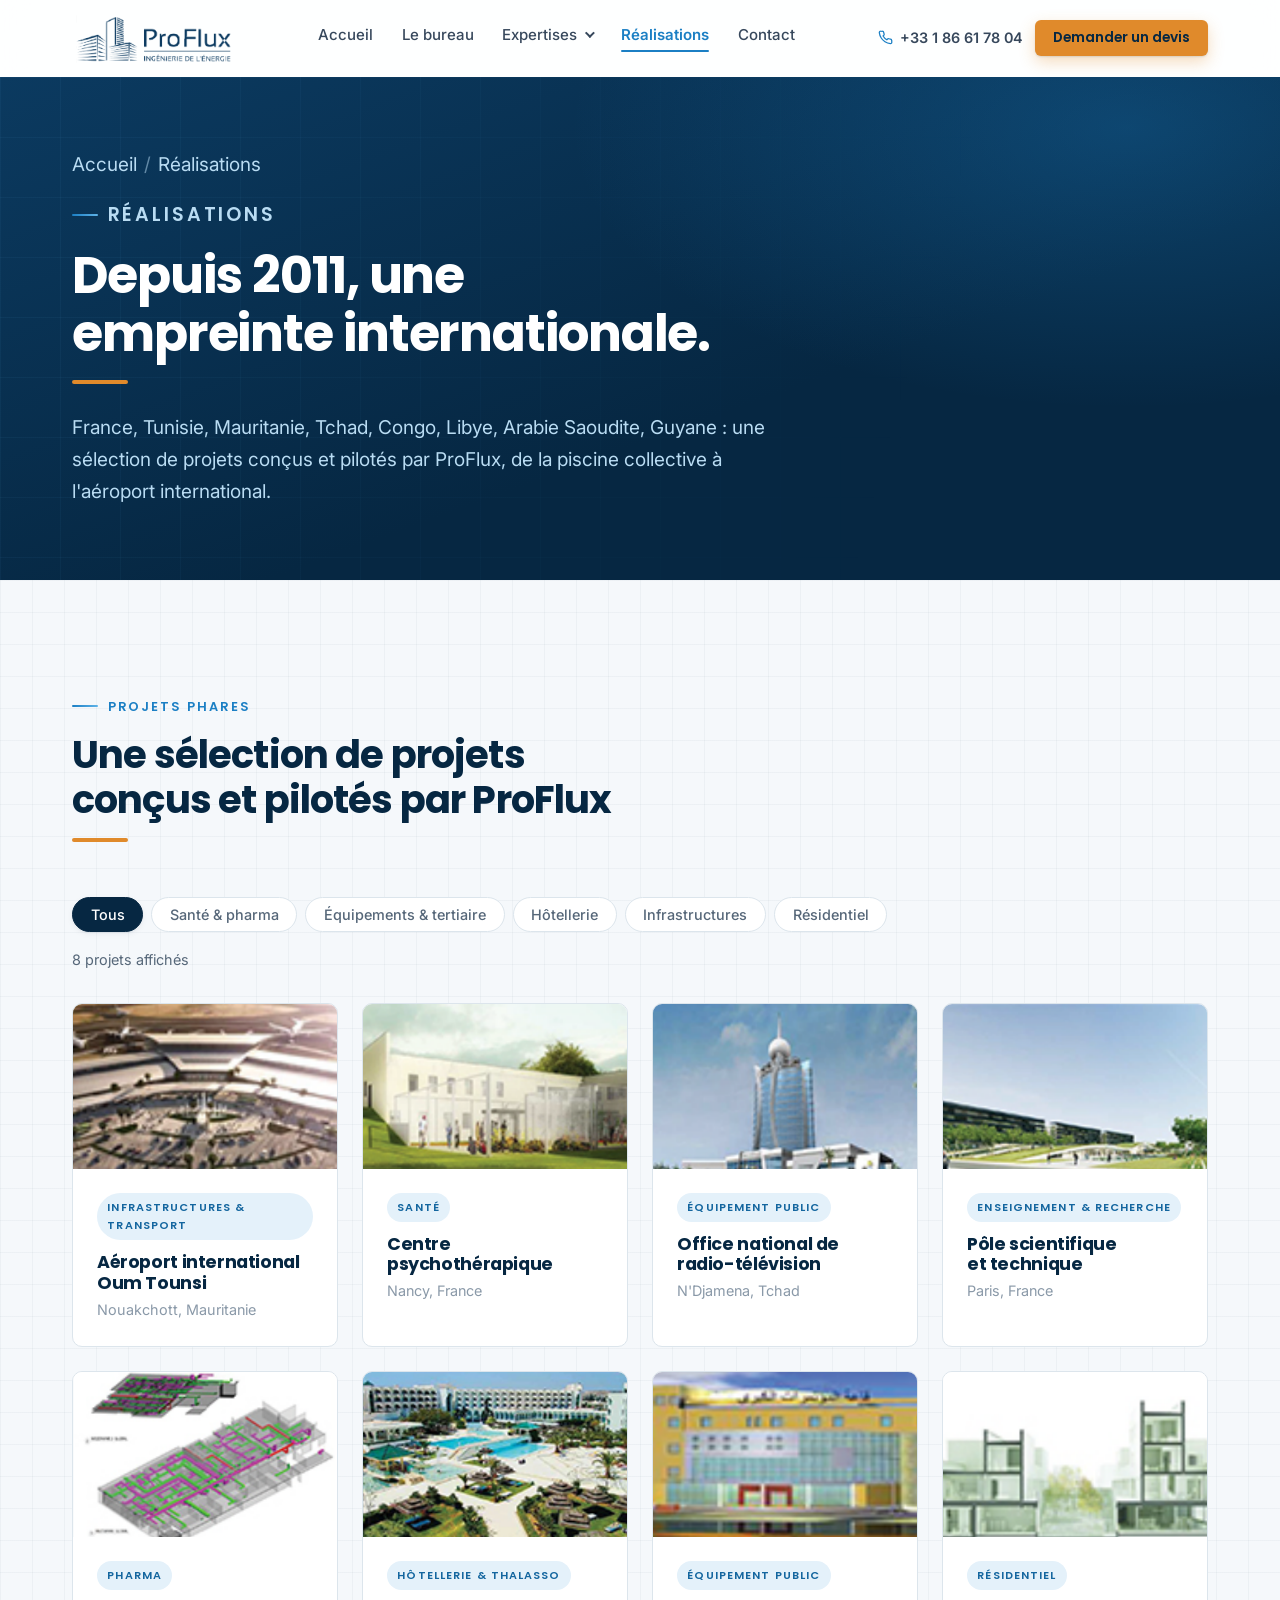
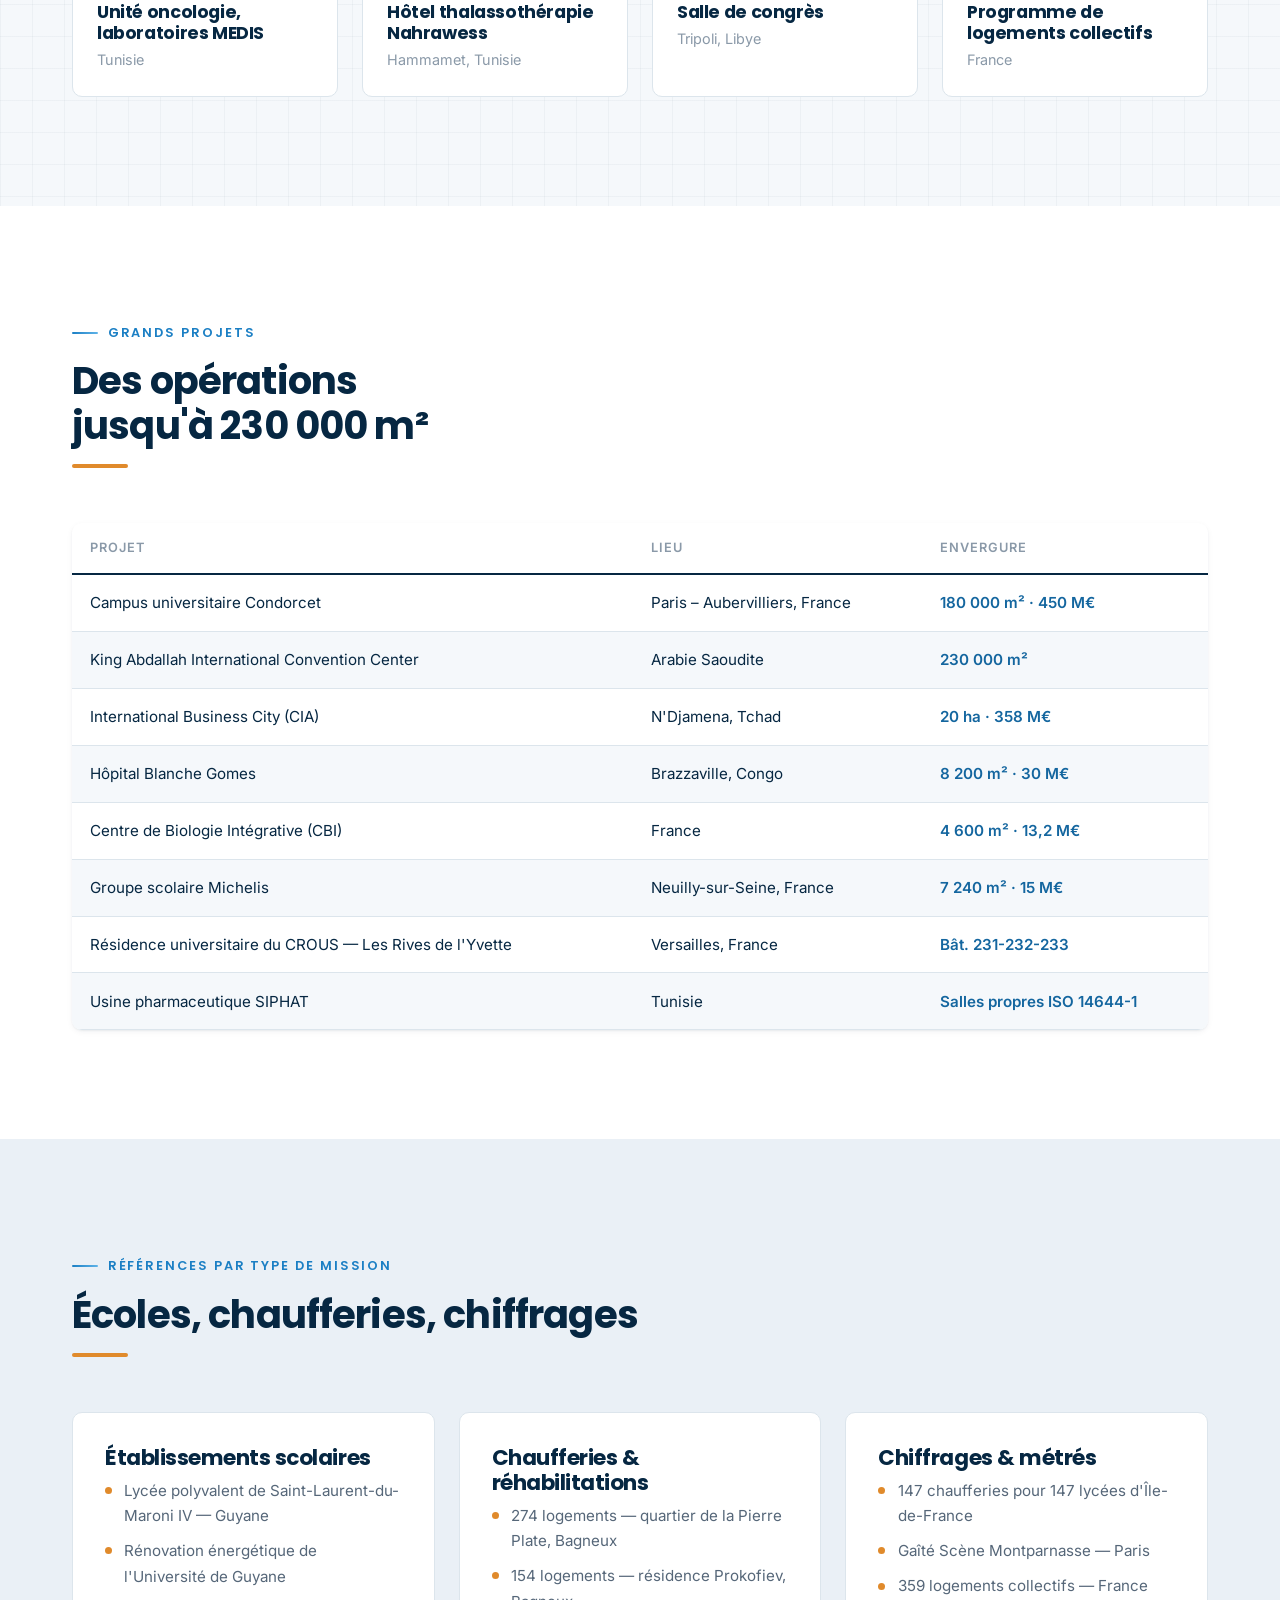
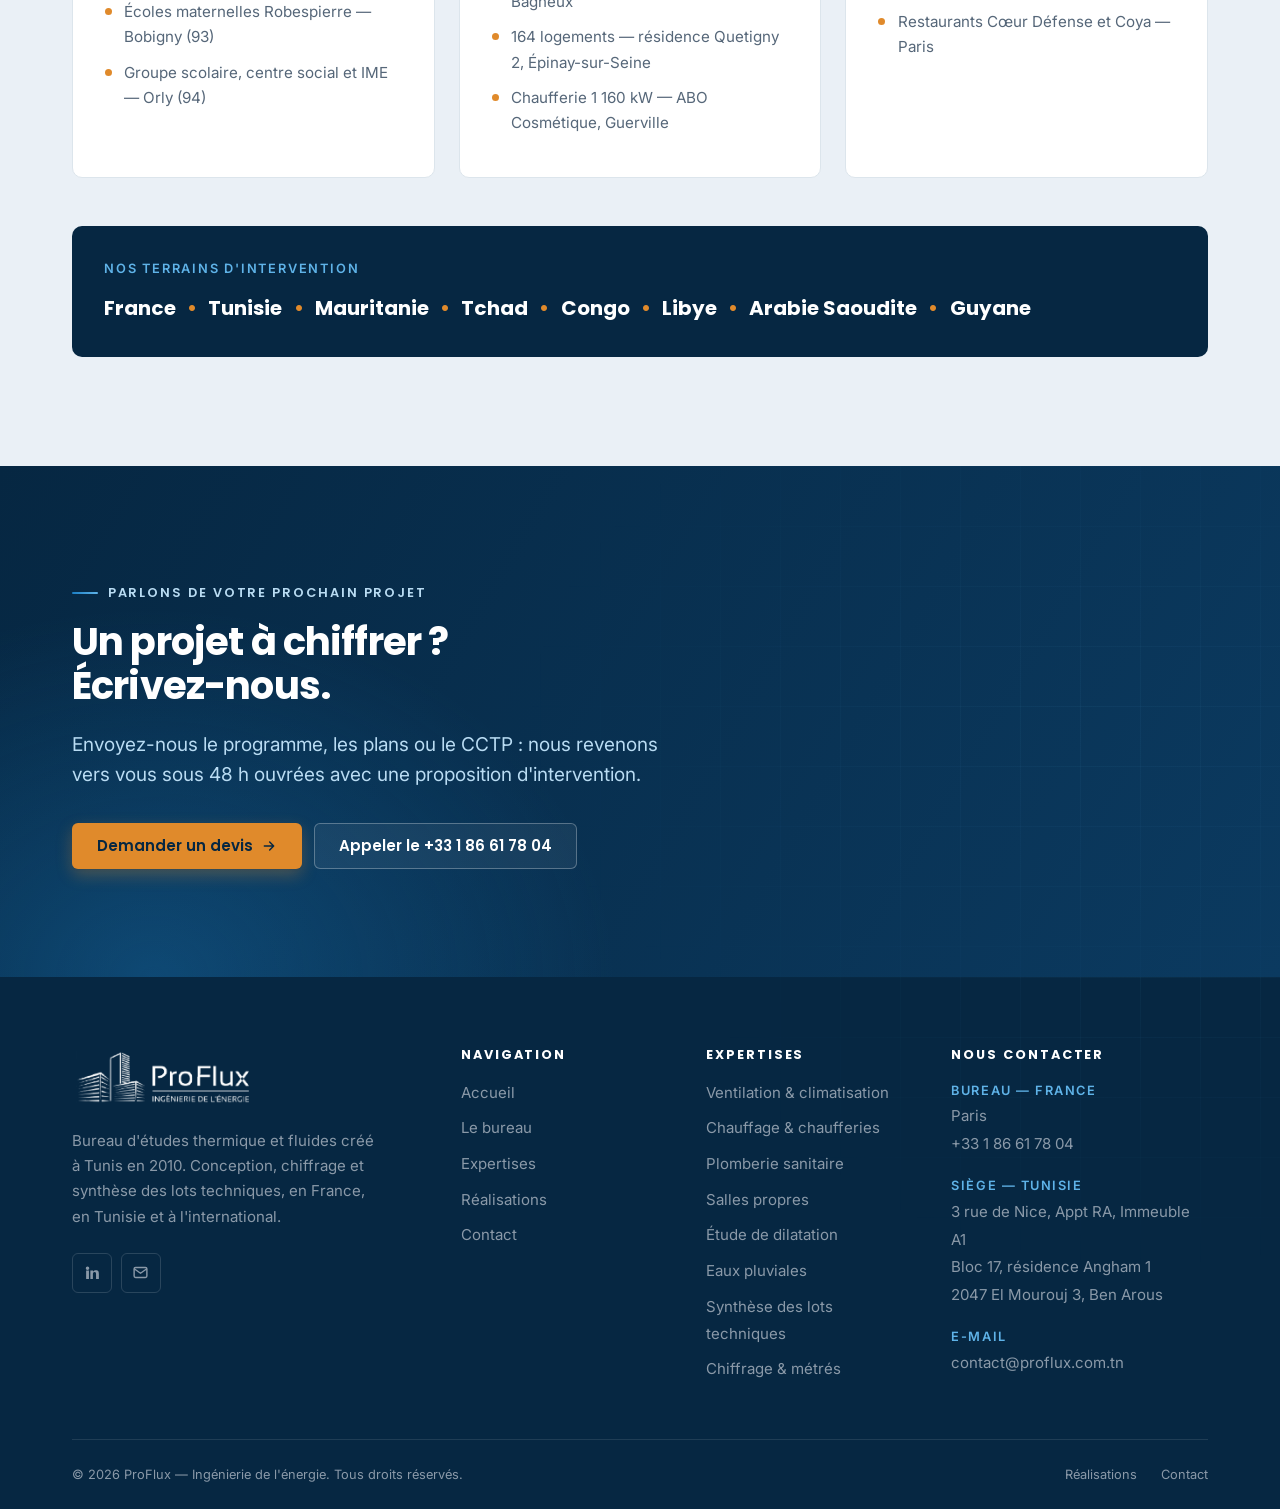
<file: references.html>
<!DOCTYPE html>
<html lang="fr" class="no-js">
<head>
  <meta charset="UTF-8">
  <meta name="viewport" content="width=device-width, initial-scale=1">
  <!-- ======================================================================
       SEO — balise title construite sur le schéma :
       [requête cible principale] + [localisation] + [marque], < 60 caractères.
       Requête visée : « bureau d'études thermique et fluides CVC Tunis ».
       ====================================================================== -->
  <title>Réalisations — Projets CVC et fluides dans 15 pays | ProFlux</title>
  <meta name="description" content="Aéroport Oum Tounsi, campus Condorcet, King Abdallah Convention Center, hôpital Blanche Gomes, usine SIPHAT : une sélection de projets conçus et pilotés par ProFlux.">
  <meta name="keywords" content="références bureau d'études CVC, aéroport Nouakchott Oum Tounsi, campus Condorcet, salles propres SIPHAT, chaufferies lycées Île-de-France">
  <meta name="author" content="ProFlux — Ingénierie de l'énergie">
  <meta name="robots" content="index, follow, max-image-preview:large, max-snippet:-1">
  <meta name="theme-color" content="#062742">
  <link rel="canonical" href="https://www.proflux.com.tn/references.html">

  <!-- Partage sur les réseaux sociaux (Open Graph + Twitter Card) -->
  <meta property="og:type" content="website">
  <meta property="og:site_name" content="ProFlux — Ingénierie de l'énergie">
  <meta property="og:url" content="https://www.proflux.com.tn/references.html">
  <meta property="og:title" content="Réalisations — Projets CVC et fluides dans 15 pays | ProFlux">
  <meta property="og:description" content="Aéroport Oum Tounsi, campus Condorcet, King Abdallah Convention Center, hôpital Blanche Gomes, usine SIPHAT : une sélection de projets conçus et pilotés par ProFlux.">
  <meta property="og:locale" content="fr_FR">
  <meta name="twitter:card" content="summary_large_image">
  <meta name="twitter:title" content="Réalisations — Projets CVC et fluides dans 15 pays | ProFlux">
  <meta name="twitter:description" content="Aéroport Oum Tounsi, campus Condorcet, King Abdallah Convention Center, hôpital Blanche Gomes, usine SIPHAT : une sélection de projets conçus et pilotés par ProFlux.">
  <!-- TODO SEO : exporter la couverture de la plaquette en JPG 1200 x 630 px,
       la déposer dans assets/img/brand/og-image.jpg, puis décommenter :
  <meta property="og:image" content="https://www.proflux.com.tn/assets/img/brand/og-image.jpg">
  <meta property="og:image:width" content="1200">
  <meta property="og:image:height" content="630">
  <meta name="twitter:image" content="https://www.proflux.com.tn/assets/img/brand/og-image.jpg">
       Les réseaux sociaux n'affichent pas les SVG : un JPG/PNG est indispensable. -->

  <!-- Favicon provisoire aux couleurs de la marque -->
  <link rel="icon" href="data:image/svg+xml,%3Csvg xmlns=%27http://www.w3.org/2000/svg%27 viewBox=%270 0 32 32%27%3E%3Crect width=%2732%27 height=%2732%27 rx=%276%27 fill=%27%23062742%27/%3E%3Cg fill=%27none%27 stroke=%27%23FFFFFF%27 stroke-width=%272%27%3E%3Crect x=%277%27 y=%2713%27 width=%277%27 height=%2712%27/%3E%3Crect x=%2717%27 y=%277%27 width=%278%27 height=%2718%27/%3E%3C/g%3E%3Cpath d=%27M5 27h22%27 stroke=%27%23E08A2B%27 stroke-width=%272%27/%3E%3C/svg%3E">

  <!-- Google Fonts : Poppins (titres, comme la plaquette) + Inter (texte) -->
  <link rel="preconnect" href="https://fonts.googleapis.com">
  <link rel="preconnect" href="https://fonts.gstatic.com" crossorigin>
  <link href="https://fonts.googleapis.com/css2?family=Inter:wght@400;500;600&family=Poppins:wght@500;600;700&display=swap" rel="stylesheet">

  <link rel="stylesheet" href="css/style.css">
  <!-- Retire la classe no-js le plus tôt possible pour éviter tout flash -->
  <script>document.documentElement.classList.remove('no-js');</script>

  <!-- SEO — données structurées propres à cette page -->
  <script type="application/ld+json">
{
  "@context": "https://schema.org",
  "@graph": [
    {
      "@type": "BreadcrumbList",
      "itemListElement": [
        {
          "@type": "ListItem",
          "position": 1,
          "name": "Accueil",
          "item": "https://www.proflux.com.tn/"
        },
        {
          "@type": "ListItem",
          "position": 2,
          "name": "Réalisations",
          "item": "https://www.proflux.com.tn/references.html"
        }
      ]
    },
    {
      "@type": "CollectionPage",
      "name": "Réalisations",
      "about": {
        "@id": "https://www.proflux.com.tn/#organization"
      }
    }
  ]
}
  </script>
</head>
<body>

<a class="skip-link" href="#main">Aller au contenu principal</a>

<!-- ==========================================================================
     HEADER — identique sur toutes les pages.
     ========================================================================== -->
<header class="site-header">
  <div class="container header-inner">

    <a class="logo" href="index.html" aria-label="ProFlux — Ingénierie de l'énergie, retour à l'accueil">
      <!-- Logo officiel extrait de la plaquette, décliné en navy pour le fond clair -->
      <img src="assets/img/brand/logo-proflux-navy.png" alt="ProFlux — Ingénierie de l'énergie" width="830" height="255">
    </a>

    <nav class="nav" id="nav" data-nav aria-label="Navigation principale">
      <ul class="nav__list">
        <li class="nav__item"><a class="nav__link" href="index.html">Accueil</a></li>
        <li class="nav__item"><a class="nav__link" href="a-propos.html">Le bureau</a></li>

        <!-- Méga-menu : 15 expertises réparties en 4 familles -->
        <li class="nav__item nav__item--has-sub" data-open="false">
          <button class="nav__toggle-sub" type="button" data-sub-toggle aria-expanded="false">
            Expertises
            <span class="nav__chevron" aria-hidden="true"></span>
          </button>
          <ul class="subnav">
            <li class="subnav__group">
              <p class="subnav__title">Lots fluides</p>
              <ul>
                <li><a class="subnav__link" href="expertise.html#cvc">Ventilation, climatisation &amp; désenfumage</a></li>
                <li><a class="subnav__link" href="expertise.html#chauffage">Chauffage &amp; chaufferies</a></li>
                <li><a class="subnav__link" href="expertise.html#plomberie">Plomberie sanitaire</a></li>
                <li><a class="subnav__link" href="expertise.html#incendie">Protection incendie</a></li>
                <li><a class="subnav__link" href="expertise.html#eaux-pluviales">Gestion des eaux pluviales</a></li>
              </ul>
            </li>
            <li class="subnav__group">
              <p class="subnav__title">Installations spécifiques</p>
              <ul>
                <li><a class="subnav__link" href="expertise.html#salles-propres">Salles propres ISO 14644-1</a></li>
                <li><a class="subnav__link" href="expertise.html#solaire">Solaire thermique collectif</a></li>
                <li><a class="subnav__link" href="expertise.html#piscines">Piscines &amp; thalassothérapie</a></li>
              </ul>
            </li>
            <li class="subnav__group">
              <p class="subnav__title">Réseaux &amp; énergie</p>
              <ul>
                <li><a class="subnav__link" href="expertise.html#dilatation">Étude de dilatation</a></li>
                <li><a class="subnav__link" href="expertise.html#equilibrage">Équilibrage des réseaux</a></li>
                <li><a class="subnav__link" href="expertise.html#renovation">Rénovation énergétique</a></li>
              </ul>
            </li>
            <li class="subnav__group">
              <p class="subnav__title">Missions</p>
              <ul>
                <li><a class="subnav__link" href="expertise.html#synthese">Synthèse des lots techniques</a></li>
                <li><a class="subnav__link" href="expertise.html#bim">Maquette BIM — REVIT MEP</a></li>
                <li><a class="subnav__link" href="expertise.html#chiffrage">Chiffrage &amp; métrés</a></li>
                <li><a class="subnav__link" href="expertise.html#audit">Audit, expertise &amp; diagnostic</a></li>
              </ul>
            </li>
          </ul>
        </li>

        <li class="nav__item nav__item--active"><a class="nav__link" href="references.html" aria-current="page">Réalisations</a></li>
        <li class="nav__item"><a class="nav__link" href="contact.html">Contact</a></li>
      </ul>

      <!-- Rappel des actions en bas du panneau mobile -->
      <div class="nav__mobile-cta">
        <a class="btn btn--primary" href="contact.html#devis">Demander un devis</a>
        <a class="btn btn--secondary" href="tel:+33186617804">+33 1 86 61 78 04</a>
      </div>
    </nav>

    <div class="header-actions">
      <a class="header-phone" href="tel:+33186617804">
        <svg viewBox="0 0 24 24" fill="none" stroke="currentColor" stroke-width="2" stroke-linecap="round" stroke-linejoin="round" aria-hidden="true">
          <path d="M22 16.9v3a2 2 0 0 1-2.2 2 19.8 19.8 0 0 1-8.6-3.1 19.5 19.5 0 0 1-6-6A19.8 19.8 0 0 1 2.1 4.2 2 2 0 0 1 4.1 2h3a2 2 0 0 1 2 1.7c.1.9.4 1.8.7 2.7a2 2 0 0 1-.5 2.1L8.1 9.7a16 16 0 0 0 6 6l1.2-1.2a2 2 0 0 1 2.1-.5c.9.3 1.8.6 2.7.7a2 2 0 0 1 1.7 2z"/>
        </svg>
        +33 1 86 61 78 04
      </a>
      <a class="btn btn--primary btn--sm header-cta" href="contact.html#devis">Demander un devis</a>
      <button class="burger" type="button" data-burger aria-expanded="false" aria-controls="nav" aria-label="Ouvrir le menu">
        <span class="burger__bars" aria-hidden="true"></span>
      </button>
    </div>

  </div>
  <!-- Indicateur de progression de lecture -->
  <div class="scroll-progress" data-scroll-progress aria-hidden="true"></div>
</header>

<main id="main">

  <!-- ========================================================================
       EN-TÊTE DE PAGE
       ======================================================================== -->
  <section class="page-hero">
    <div class="container">
      <p class="breadcrumb"><a href="index.html">Accueil</a><span>/</span>Réalisations</p>
      <p class="eyebrow">Réalisations</p>
      <h1>Depuis 2011, une empreinte internationale.</h1>
      <p>
        France, Tunisie, Mauritanie, Tchad, Congo, Libye, Arabie Saoudite, Guyane&nbsp;:
        une sélection de projets conçus et pilotés par ProFlux, de la piscine collective
        à l'aéroport international.
      </p>
    </div>
  </section>

  <!-- ========================================================================
       PROJETS PHARES — photos issues de la plaquette ProFlux 2026
       ======================================================================== -->
  <section class="section section--paper">
    <div class="container">

      <div class="section-head">
        <p class="eyebrow">Projets phares</p>
        <h2>Une sélection de projets conçus et pilotés par ProFlux</h2>
      </div>

      <!-- Filtres client (voir initFilters dans js/script.js) -->
      <div class="filters" role="group" aria-label="Filtrer les projets par secteur">
        <button class="filter-btn is-active" type="button" data-filter="all" aria-pressed="true">Tous</button>
        <button class="filter-btn" type="button" data-filter="sante" aria-pressed="false">Santé &amp; pharma</button>
        <button class="filter-btn" type="button" data-filter="equipements" aria-pressed="false">Équipements &amp; tertiaire</button>
        <button class="filter-btn" type="button" data-filter="hotellerie" aria-pressed="false">Hôtellerie</button>
        <button class="filter-btn" type="button" data-filter="infrastructures" aria-pressed="false">Infrastructures</button>
        <button class="filter-btn" type="button" data-filter="residentiel" aria-pressed="false">Résidentiel</button>
      </div>
      <p class="lead" style="font-size:.9rem;margin-bottom:var(--s-6)"><span data-filter-count>8 projets affichés</span></p>

      <div class="grid grid--4">

        <article class="project reveal" data-category="infrastructures">
          <div class="project__media">
            <img src="assets/img/projets/aeroport-nouakchott.png" alt="Perspective de l'aéroport international Oum Tounsi à Nouakchott, Mauritanie" width="450" height="183" loading="lazy" decoding="async">
          </div>
          <div class="project__body">
            <span class="project__tag">Infrastructures &amp; transport</span>
            <h3 class="project__title">Aéroport international Oum Tounsi</h3>
            <p class="project__meta">Nouakchott, Mauritanie</p>
          </div>
        </article>

        <article class="project reveal" data-delay="1" data-category="sante">
          <div class="project__media">
            <img src="assets/img/projets/centre-psychotherapique-nancy.png" alt="Perspective du centre psychothérapique de Nancy" width="424" height="218" loading="lazy" decoding="async">
          </div>
          <div class="project__body">
            <span class="project__tag">Santé</span>
            <h3 class="project__title">Centre psychothérapique</h3>
            <p class="project__meta">Nancy, France</p>
          </div>
        </article>

        <article class="project reveal" data-delay="2" data-category="equipements">
          <div class="project__media">
            <img src="assets/img/projets/ortt-ndjamena.png" alt="Tour de l'Office national de radio-télévision à N'Djamena, Tchad" width="449" height="208" loading="lazy" decoding="async">
          </div>
          <div class="project__body">
            <span class="project__tag">Équipement public</span>
            <h3 class="project__title">Office national de radio-télévision</h3>
            <p class="project__meta">N'Djamena, Tchad</p>
          </div>
        </article>

        <article class="project reveal" data-delay="3" data-category="equipements">
          <div class="project__media">
            <img src="assets/img/projets/pole-scientifique-paris.png" alt="Perspective du pôle scientifique et technique à Paris" width="432" height="226" loading="lazy" decoding="async">
          </div>
          <div class="project__body">
            <span class="project__tag">Enseignement &amp; recherche</span>
            <h3 class="project__title">Pôle scientifique et technique</h3>
            <p class="project__meta">Paris, France</p>
          </div>
        </article>

        <article class="project reveal" data-category="sante">
          <div class="project__media">
            <img src="assets/img/projets/laboratoires-medis.png" alt="Maquette 3D des réseaux de l'unité oncologie des laboratoires MEDIS, Tunisie" width="404" height="296" loading="lazy" decoding="async">
          </div>
          <div class="project__body">
            <span class="project__tag">Pharma</span>
            <h3 class="project__title">Unité oncologie, laboratoires MEDIS</h3>
            <p class="project__meta">Tunisie</p>
          </div>
        </article>

        <article class="project reveal" data-delay="1" data-category="hotellerie">
          <div class="project__media">
            <img src="assets/img/projets/hotel-nahrawess-hammamet.png" alt="Hôtel thalassothérapie Nahrawess à Hammamet, piscines et jardins" width="406" height="258" loading="lazy" decoding="async">
          </div>
          <div class="project__body">
            <span class="project__tag">Hôtellerie &amp; thalasso</span>
            <h3 class="project__title">Hôtel thalassothérapie Nahrawess</h3>
            <p class="project__meta">Hammamet, Tunisie</p>
          </div>
        </article>

        <article class="project reveal" data-delay="2" data-category="equipements">
          <div class="project__media">
            <img src="assets/img/projets/salle-congres-tripoli.png" alt="Façade de la salle de congrès de Tripoli, Libye" width="240" height="191" loading="lazy" decoding="async">
          </div>
          <div class="project__body">
            <span class="project__tag">Équipement public</span>
            <h3 class="project__title">Salle de congrès</h3>
            <p class="project__meta">Tripoli, Libye</p>
          </div>
        </article>

        <article class="project reveal" data-delay="3" data-category="residentiel">
          <div class="project__media">
            <img src="assets/img/projets/logements-collectifs-france.png" alt="Coupe d'un programme de logements collectifs en France" width="388" height="174" loading="lazy" decoding="async">
          </div>
          <div class="project__body">
            <span class="project__tag">Résidentiel</span>
            <h3 class="project__title">Programme de logements collectifs</h3>
            <p class="project__meta">France</p>
          </div>
        </article>

      </div>
    </div>
  </section>

  <!-- ========================================================================
       GRANDS PROJETS — tableau (converti en cartes empilées sur mobile)
       ======================================================================== -->
  <section class="section section--white">
    <div class="container">
      <div class="section-head">
        <p class="eyebrow">Grands projets</p>
        <h2>Des opérations jusqu'à 230 000 m²</h2>
      </div>

      <div class="reveal">
        <table class="ref-table">
          <thead>
            <tr><th scope="col">Projet</th><th scope="col">Lieu</th><th scope="col">Envergure</th></tr>
          </thead>
          <tbody>
            <tr><td>Campus universitaire Condorcet</td><td>Paris – Aubervilliers, France</td><td>180 000 m² · 450 M€</td></tr>
            <tr><td>King Abdallah International Convention Center</td><td>Arabie Saoudite</td><td>230 000 m²</td></tr>
            <tr><td>International Business City (CIA)</td><td>N'Djamena, Tchad</td><td>20 ha · 358 M€</td></tr>
            <tr><td>Hôpital Blanche Gomes</td><td>Brazzaville, Congo</td><td>8 200 m² · 30 M€</td></tr>
            <tr><td>Centre de Biologie Intégrative (CBI)</td><td>France</td><td>4 600 m² · 13,2 M€</td></tr>
            <tr><td>Groupe scolaire Michelis</td><td>Neuilly-sur-Seine, France</td><td>7 240 m² · 15 M€</td></tr>
            <tr><td>Résidence universitaire du CROUS — Les Rives de l'Yvette</td><td>Versailles, France</td><td>Bât. 231-232-233</td></tr>
            <tr><td>Usine pharmaceutique SIPHAT</td><td>Tunisie</td><td>Salles propres ISO 14644-1</td></tr>
          </tbody>
        </table>
      </div>
    </div>
  </section>

  <!-- ========================================================================
       RÉFÉRENCES PAR CATÉGORIE
       ======================================================================== -->
  <section class="section section--mist">
    <div class="container">
      <div class="section-head">
        <p class="eyebrow">Références par type de mission</p>
        <h2>Écoles, chaufferies, chiffrages</h2>
      </div>

      <div class="grid grid--3">
        <div class="card reveal">
          <h3>Établissements scolaires</h3>
          <ul class="dot-list">
            <li>Lycée polyvalent de Saint-Laurent-du-Maroni IV — Guyane</li>
            <li>Rénovation énergétique de l'Université de Guyane</li>
            <li>Écoles maternelles Robespierre — Bobigny (93)</li>
            <li>Groupe scolaire, centre social et IME — Orly (94)</li>
          </ul>
        </div>
        <div class="card reveal" data-delay="1">
          <h3>Chaufferies &amp; réhabilitations</h3>
          <ul class="dot-list">
            <li>274 logements — quartier de la Pierre Plate, Bagneux</li>
            <li>154 logements — résidence Prokofiev, Bagneux</li>
            <li>164 logements — résidence Quetigny 2, Épinay-sur-Seine</li>
            <li>Chaufferie 1 160 kW — ABO Cosmétique, Guerville</li>
          </ul>
        </div>
        <div class="card reveal" data-delay="2">
          <h3>Chiffrages &amp; métrés</h3>
          <ul class="dot-list">
            <li>147 chaufferies pour 147 lycées d'Île-de-France</li>
            <li>Gaîté Scène Montparnasse — Paris</li>
            <li>359 logements collectifs — France</li>
            <li>Restaurants Cœur Défense et Coya — Paris</li>
          </ul>
        </div>
      </div>

      <div class="countries reveal">
        <p>Nos terrains d'intervention</p>
        <ul>
          <li>France</li><li>Tunisie</li><li>Mauritanie</li><li>Tchad</li><li>Congo</li><li>Libye</li><li>Arabie Saoudite</li><li>Guyane</li>
        </ul>
      </div>
    </div>
  </section>

  <!-- ========================================================================
       BANDEAU CTA DE BAS DE PAGE — présent sur chaque page
       ======================================================================== -->
  <section class="section cta-band">
    <div class="container">
      <p class="eyebrow">Parlons de votre prochain projet</p>
      <h2>Un projet à chiffrer&nbsp;? Écrivez-nous.</h2>
      <p class="lead">
        Envoyez-nous le programme, les plans ou le CCTP&nbsp;: nous revenons vers vous
        sous 48 h ouvrées avec une proposition d'intervention.
      </p>
      <div class="cta-band__actions">
        <a class="btn btn--primary" href="contact.html#devis">
          Demander un devis
          <svg viewBox="0 0 24 24" fill="none" stroke="currentColor" stroke-width="2.2" stroke-linecap="round" stroke-linejoin="round" aria-hidden="true"><path d="M5 12h14M13 6l6 6-6 6"/></svg>
        </a>
        <a class="btn btn--ghost" href="tel:+33186617804">Appeler le +33 1 86 61 78 04</a>
      </div>
    </div>
  </section>

</main>

<!-- ==========================================================================
     FOOTER — coordonnées issues de la plaquette 2026.
     ========================================================================== -->
<footer class="site-footer">
  <div class="container">
    <div class="footer-grid">

      <div class="footer-col footer-about">
        <a class="logo" href="index.html" aria-label="ProFlux — retour à l'accueil">
          <img src="assets/img/brand/logo-proflux-blanc.png" alt="ProFlux — Ingénierie de l'énergie" width="830" height="255" loading="lazy" decoding="async">
        </a>
        <p>
          Bureau d'études thermique et fluides créé à Tunis en 2010. Conception,
          chiffrage et synthèse des lots techniques, en France, en Tunisie et à
          l'international.
        </p>

        <div class="socials">
          <a href="https://www.linkedin.com/in/walimbellakanji" target="_blank" rel="noopener" aria-label="LinkedIn de Walim Bellakanji, directeur technique">
            <svg viewBox="0 0 24 24" fill="currentColor" aria-hidden="true"><path d="M4.98 3.5a2.5 2.5 0 1 1 0 5 2.5 2.5 0 0 1 0-5zM3 9h4v12H3zM9 9h3.8v1.7h.05c.53-.95 1.83-1.95 3.77-1.95C20.5 8.75 21 11 21 14v7h-4v-6.2c0-1.48-.03-3.38-2.06-3.38-2.06 0-2.38 1.6-2.38 3.27V21H9z"/></svg>
          </a>
          <a href="mailto:contact@proflux.com.tn" aria-label="Nous écrire par e-mail">
            <svg viewBox="0 0 24 24" fill="none" stroke="currentColor" stroke-width="2" stroke-linecap="round" stroke-linejoin="round" aria-hidden="true"><rect x="3" y="5" width="18" height="14" rx="2"/><path d="m3.5 7 8.5 6 8.5-6"/></svg>
          </a>
        </div>
      </div>

      <div class="footer-col">
        <h4>Navigation</h4>
        <ul>
          <li><a href="index.html">Accueil</a></li>
          <li><a href="a-propos.html">Le bureau</a></li>
          <li><a href="expertise.html">Expertises</a></li>
          <li><a href="references.html">Réalisations</a></li>
          <li><a href="contact.html">Contact</a></li>
        </ul>
      </div>

      <div class="footer-col">
        <h4>Expertises</h4>
        <ul>
          <li><a href="expertise.html#cvc">Ventilation &amp; climatisation</a></li>
          <li><a href="expertise.html#chauffage">Chauffage &amp; chaufferies</a></li>
          <li><a href="expertise.html#plomberie">Plomberie sanitaire</a></li>
          <li><a href="expertise.html#salles-propres">Salles propres</a></li>
          <li><a href="expertise.html#dilatation">Étude de dilatation</a></li>
          <li><a href="expertise.html#eaux-pluviales">Eaux pluviales</a></li>
          <li><a href="expertise.html#synthese">Synthèse des lots techniques</a></li>
          <li><a href="expertise.html#chiffrage">Chiffrage &amp; métrés</a></li>
        </ul>
      </div>

      <div class="footer-col">
        <h4>Nous contacter</h4>
        <address class="footer-address">
          <strong>Bureau — France</strong>
          Paris<br>
          <a href="tel:+33186617804">+33 1 86 61 78 04</a>

          <strong>Siège — Tunisie</strong>
          3 rue de Nice, Appt RA, Immeuble A1<br>
          Bloc 17, résidence Angham 1<br>
          2047 El Mourouj 3, Ben Arous

          <strong>E-mail</strong>
          <a href="mailto:contact@proflux.com.tn">contact@proflux.com.tn</a>
        </address>
      </div>

    </div>

    <div class="footer-bottom">
      <p>&copy; <span data-year>2026</span> ProFlux — Ingénierie de l'énergie. Tous droits réservés.</p>
      <nav aria-label="Liens secondaires">
        <a href="references.html">Réalisations</a>
        <a href="contact.html">Contact</a>
      </nav>
    </div>
  </div>
</footer>

<!-- ==========================================================================
     BARRE D'ACTION MOBILE — visible uniquement sous 900 px.
     Appel et devis restent à portée de pouce pendant toute la lecture.
     ========================================================================== -->
<div class="mobile-cta">
  <a class="mobile-cta__btn mobile-cta__btn--call" href="tel:+33186617804">
    <svg viewBox="0 0 24 24" fill="none" stroke="currentColor" stroke-width="2" stroke-linecap="round" stroke-linejoin="round" aria-hidden="true"><path d="M22 16.9v3a2 2 0 0 1-2.2 2 19.8 19.8 0 0 1-8.6-3.1 19.5 19.5 0 0 1-6-6A19.8 19.8 0 0 1 2.1 4.2 2 2 0 0 1 4.1 2h3a2 2 0 0 1 2 1.7c.1.9.4 1.8.7 2.7a2 2 0 0 1-.5 2.1L8.1 9.7a16 16 0 0 0 6 6l1.2-1.2a2 2 0 0 1 2.1-.5c.9.3 1.8.6 2.7.7a2 2 0 0 1 1.7 2z"/></svg>
    Appeler
  </a>
  <a class="mobile-cta__btn mobile-cta__btn--quote" href="contact.html#devis">
    <svg viewBox="0 0 24 24" fill="none" stroke="currentColor" stroke-width="2" stroke-linecap="round" stroke-linejoin="round" aria-hidden="true"><path d="M4 4h16v13H7l-3 3z"/></svg>
    Devis
  </a>
</div>

<!-- Retour en haut de page -->
<button class="to-top" type="button" data-to-top aria-label="Revenir en haut de la page">
  <svg viewBox="0 0 24 24" fill="none" stroke="currentColor" stroke-width="2.2" stroke-linecap="round" stroke-linejoin="round" aria-hidden="true"><path d="M12 19V5M6 11l6-6 6 6"/></svg>
</button>

<!-- ==========================================================================
     SEO — DONNÉES STRUCTURÉES (schema.org, JSON-LD)
     Placé après </main> : repris à l'identique sur les cinq pages.
     Toutes les informations proviennent de la plaquette ProFlux 2026.
     ========================================================================== -->
<script type="application/ld+json">
{
  "@context": "https://schema.org",
  "@graph": [
    {
      "@type": "ProfessionalService",
      "@id": "https://www.proflux.com.tn/#organization",
      "name": "ProFlux",
      "alternateName": ["BET ProFlux", "ProFlux — Ingénierie de l'énergie"],
      "description": "Bureau d'études spécialisé en ingénierie thermique et fluides : chauffage, ventilation, climatisation, désenfumage, plomberie, salles propres, solaire thermique collectif, protection incendie, synthèse des lots techniques et chiffrage.",
      "url": "https://www.proflux.com.tn/",
      "logo": "https://www.proflux.com.tn/assets/img/brand/logo-proflux-navy.png",
      "slogan": "Concevoir chaque flux : air, eau, chaleur, énergie.",
      "foundingDate": "2010",
      "foundingLocation": { "@type": "Place", "name": "Tunis, Tunisie" },
      "founder": { "@id": "https://www.proflux.com.tn/#walim-bellakanji" },
      "knowsLanguage": ["fr", "ar"],
      "email": "contact@proflux.com.tn",
      "telephone": "+33186617804",
      "address": {
        "@type": "PostalAddress",
        "streetAddress": "3 rue de Nice, Appt RA, Immeuble A1, Bloc 17, résidence Angham 1",
        "postalCode": "2047",
        "addressLocality": "El Mourouj 3",
        "addressRegion": "Ben Arous",
        "addressCountry": "TN"
      },
      "department": {
        "@type": "ProfessionalService",
        "name": "ProFlux — bureau de Paris",
        "telephone": "+33186617804",
        "address": { "@type": "PostalAddress", "addressLocality": "Paris", "addressCountry": "FR" }
      },
      "areaServed": ["France", "Tunisie", "Mauritanie", "Tchad", "Congo", "Libye", "Arabie Saoudite", "Guyane"],
      "sameAs": ["https://www.linkedin.com/in/walimbellakanji"],
      "hasOfferCatalog": {
        "@type": "OfferCatalog",
        "name": "Ingénierie thermique et fluides",
        "itemListElement": [
          { "@type": "Offer", "itemOffered": { "@type": "Service", "name": "Ventilation, climatisation et désenfumage" } },
          { "@type": "Offer", "itemOffered": { "@type": "Service", "name": "Chauffage et chaufferies" } },
          { "@type": "Offer", "itemOffered": { "@type": "Service", "name": "Plomberie sanitaire" } },
          { "@type": "Offer", "itemOffered": { "@type": "Service", "name": "Protection incendie RIA et sprinkler" } },
          { "@type": "Offer", "itemOffered": { "@type": "Service", "name": "Gestion des eaux pluviales" } },
          { "@type": "Offer", "itemOffered": { "@type": "Service", "name": "Salles propres ISO 14644-1" } },
          { "@type": "Offer", "itemOffered": { "@type": "Service", "name": "Solaire thermique collectif" } },
          { "@type": "Offer", "itemOffered": { "@type": "Service", "name": "Piscines et thalassothérapie" } },
          { "@type": "Offer", "itemOffered": { "@type": "Service", "name": "Étude de dilatation des réseaux" } },
          { "@type": "Offer", "itemOffered": { "@type": "Service", "name": "Équilibrage des réseaux" } },
          { "@type": "Offer", "itemOffered": { "@type": "Service", "name": "Rénovation énergétique et études thermiques" } },
          { "@type": "Offer", "itemOffered": { "@type": "Service", "name": "Synthèse des lots techniques" } },
          { "@type": "Offer", "itemOffered": { "@type": "Service", "name": "Maquette numérique REVIT MEP" } },
          { "@type": "Offer", "itemOffered": { "@type": "Service", "name": "Chiffrage et métrés" } },
          { "@type": "Offer", "itemOffered": { "@type": "Service", "name": "Audit, expertise et diagnostic" } }
        ]
      }
    },
    {
      "@type": "Person",
      "@id": "https://www.proflux.com.tn/#walim-bellakanji",
      "name": "Walim Bellakanji",
      "jobTitle": "Fondateur et directeur technique, ingénieur CVC",
      "worksFor": { "@id": "https://www.proflux.com.tn/#organization" },
      "sameAs": ["https://www.linkedin.com/in/walimbellakanji"]
    },
    {
      "@type": "WebSite",
      "@id": "https://www.proflux.com.tn/#website",
      "url": "https://www.proflux.com.tn/",
      "name": "ProFlux — Ingénierie de l'énergie",
      "inLanguage": "fr-FR",
      "publisher": { "@id": "https://www.proflux.com.tn/#organization" }
    }
  ]
}
</script>

<script src="js/script.js" defer></script>
</body>
</html>
</file>
<file: css/style.css>
/* ==========================================================================
   ProFlux Ingénierie — Feuille de style principale
   --------------------------------------------------------------------------
   Charte dérivée du logo « ProFlux — Ingénierie de l'énergie » :
   bleu du wordmark « Pro », gris-ardoise du « Flux », bleus clairs des
   immeubles, navy profond pour les fonds forts.

   Sommaire :
   01. Design tokens
   02. Reset & bases typographiques
   03. Mise en page & utilitaires
   04. Logo
   05. Header / navigation
   06. Boutons & liens
   07. Hero & en-têtes de page
   08. Composants (cartes, stats, projets, CTA)
   09. Pages internes (expertise, références, contact)
   10. Footer
   11. Bouton retour en haut
   12. Animations
   13. Responsive
   ========================================================================== */

/* ==========================================================================
   01. DESIGN TOKENS
   ========================================================================== */
:root {
  /* --- Bleus (issus du wordmark et des immeubles du logo) --- */
  --navy-900: #062742;   /* fonds sombres, hero, footer */
  --navy-800: #0B3A60;
  --navy-700: #0F4C7A;
  --blue-700: #14669F;
  --blue-600: #1B7FC4;   /* bleu principal du logo — CTA, liens */
  --blue-500: #2E96DB;
  --blue-400: #5FB3E8;   /* traits des immeubles */
  --blue-200: #B9DCF3;
  --blue-100: #E4F1FA;

  /* --- Orange de la plaquette ProFlux : accent de mise en valeur et CTA.
         Texte navy sur fond orange : contraste 5,7:1 (AA). --- */
  --accent-500: #E08A2B;
  --accent-400: #F0A04A;
  --accent-600: #B96A14;
  --accent-100: #FCEFDF;

  /* --- Gris-ardoise (le « Flux » et la baseline du logo) --- */
  --steel-900: #23303F;
  --steel-800: #37485C;  /* titres */
  --steel-600: #566779;  /* texte courant secondaire */
  --steel-400: #8A99A8;
  --steel-200: #C3CED8;

  /* --- Neutres --- */
  --mist-100: #F5F8FB;   /* fond de page */
  --mist-200: #EAF0F6;   /* fond de section alterné */
  --line:     #DCE5EC;   /* filets */
  --line-soft:#EBF1F6;
  --white:    #FFFFFF;

  /* --- Couleurs sémantiques --- */
  --ok-bg: #E3F4EC;  --ok-fg: #14683F;
  --ko-bg: #FDE9E7;  --ko-fg: #A32218;

  /* --- Couleurs du logo (surchargées en version blanche dans le footer) --- */
  --logo-blue: var(--blue-600);
  --logo-ink: var(--steel-800);
  --logo-light: var(--blue-400);
  --logo-muted: var(--steel-400);

  /* --- Typographie --- */
  --font-title: "Poppins", "Segoe UI", system-ui, sans-serif;
  --font-body:  "Inter", "Segoe UI", system-ui, -apple-system, sans-serif;

  --fs-display: clamp(2.4rem, 1.25rem + 4.6vw, 4.4rem);
  --fs-h1:      clamp(2rem, 1.35rem + 2.7vw, 3.15rem);
  --fs-h2:      clamp(1.65rem, 1.25rem + 1.8vw, 2.4rem);
  --fs-h3:      clamp(1.1rem, 1rem + 0.5vw, 1.35rem);
  --fs-lead:    clamp(1.03rem, 0.97rem + 0.35vw, 1.19rem);
  --fs-sm:      0.9rem;
  --fs-xs:      0.8rem;

  /* --- Échelle d'espacement (base 8) --- */
  --s-1: .25rem;  --s-2: .5rem;   --s-3: .75rem;  --s-4: 1rem;
  --s-5: 1.5rem;  --s-6: 2rem;    --s-7: 2.5rem;  --s-8: 3rem;
  --s-9: 4rem;    --s-10: 5rem;

  --gutter: 1.25rem;
  --maxw: 1200px;
  --section-y: clamp(3.5rem, 2rem + 6vw, 7rem);

  /* --- Rayons --- */
  --r-sm: 6px;
  --r-md: 10px;
  --r-lg: 16px;
  --r-pill: 999px;

  /* --- Élévations (trois niveaux seulement, teintées de bleu) --- */
  --e-1: 0 1px 2px rgba(6, 39, 66, .06), 0 2px 6px rgba(6, 39, 66, .05);
  --e-2: 0 2px 6px rgba(6, 39, 66, .07), 0 12px 28px rgba(6, 39, 66, .08);
  --e-3: 0 4px 12px rgba(6, 39, 66, .09), 0 26px 56px rgba(6, 39, 66, .12);

  /* --- Transitions --- */
  --ease: cubic-bezier(.2, .7, .3, 1);
  --t-fast: .16s var(--ease);
  --t-base: .26s var(--ease);

  --header-h: 76px;
}

/* ==========================================================================
   02. RESET & BASES TYPOGRAPHIQUES
   ========================================================================== */
*, *::before, *::after { box-sizing: border-box; }

html {
  scroll-behavior: smooth;
  scroll-padding-top: calc(var(--header-h) + 16px); /* ancres non masquées par le header */
  -webkit-text-size-adjust: 100%;
}
@media (prefers-reduced-motion: reduce) { html { scroll-behavior: auto; } }

body {
  margin: 0;
  font-family: var(--font-body);
  font-size: 1rem;
  line-height: 1.68;
  color: var(--steel-600);
  background: var(--mist-100);
  -webkit-font-smoothing: antialiased;
  text-rendering: optimizeLegibility;
  overflow-x: hidden;
}
/* Bloque le défilement de l'arrière-plan quand le menu mobile est ouvert */
body.is-locked { overflow: hidden; }

h1, h2, h3, h4 {
  font-family: var(--font-title);
  color: var(--navy-900);
  line-height: 1.16;
  letter-spacing: -0.022em;
  margin: 0 0 .55em;
  font-weight: 700;
  text-wrap: balance;
}
h1 { font-size: var(--fs-h1); }
h2 { font-size: var(--fs-h2); }
h3 { font-size: var(--fs-h3); }

p { margin: 0 0 1.15em; text-wrap: pretty; }
p:last-child { margin-bottom: 0; }

a { color: var(--blue-600); text-decoration: none; transition: color var(--t-fast); }
a:hover { color: var(--blue-700); }

img { max-width: 100%; height: auto; display: block; }

ul { margin: 0 0 1.15em; padding-left: 1.15rem; }
li { margin-bottom: .4em; }

strong { color: var(--steel-800); font-weight: 600; }
code {
  font-family: ui-monospace, "SFMono-Regular", Menlo, monospace;
  font-size: .88em; background: var(--blue-100); color: var(--blue-700);
  padding: .1em .4em; border-radius: 4px;
}

/* Focus visible homogène sur tout le site */
:focus-visible {
  outline: 3px solid var(--blue-500);
  outline-offset: 3px;
  border-radius: 3px;
}

.skip-link {
  position: absolute; left: -9999px; top: 0; z-index: 999;
  background: var(--navy-900); color: #fff; padding: .8rem 1.25rem;
  border-radius: 0 0 var(--r-sm) 0;
}
.skip-link:focus { left: 0; color: #fff; }

/* ==========================================================================
   03. MISE EN PAGE & UTILITAIRES
   ========================================================================== */
.container {
  width: 100%;
  max-width: var(--maxw);
  margin-inline: auto;
  padding-inline: var(--gutter);
}

.section { padding-block: var(--section-y); position: relative; }
.section--mist  { background: var(--mist-200); }
.section--white { background: var(--white); }
.section--paper { background: var(--mist-100); }

/* Sections sombres : le texte et les titres s'inversent automatiquement */
.section--navy {
  background: var(--navy-900);
  color: var(--blue-200);
  position: relative; overflow: hidden;
}
.section--navy h2, .section--navy h3, .section--navy h4 { color: var(--white); }
.section--navy strong { color: var(--white); }

.grid { display: grid; gap: var(--s-5); }
.grid--2, .grid--3, .grid--4 { grid-template-columns: 1fr; }

.text-center { text-align: center; }
.measure { max-width: 62ch; }
.sr-only {
  position: absolute; width: 1px; height: 1px; padding: 0; margin: -1px;
  overflow: hidden; clip: rect(0 0 0 0); white-space: nowrap; border: 0;
}

/* Surtitre — petite étiquette de repérage au-dessus des titres */
.eyebrow {
  display: inline-flex; align-items: center; gap: .6rem;
  font-family: var(--font-title);
  font-size: var(--fs-xs); font-weight: 600;
  letter-spacing: .15em; text-transform: uppercase;
  color: var(--blue-600);
  margin: 0 0 var(--s-4);
}
.eyebrow::before {
  content: ""; width: 26px; height: 2px; border-radius: 2px;
  background: linear-gradient(90deg, var(--blue-600), var(--blue-400));
}
.section--navy .eyebrow { color: var(--blue-400); }
.section--navy .eyebrow::before { background: linear-gradient(90deg, var(--blue-400), transparent); }

.lead { font-size: var(--fs-lead); color: var(--steel-600); line-height: 1.6; }
.section--navy .lead { color: var(--blue-200); }

.section-head { max-width: 58ch; margin-bottom: clamp(2rem, 1rem + 3vw, 3.5rem); }
.section-head--center { margin-inline: auto; text-align: center; }
.section-head--center .eyebrow { justify-content: center; }
.section-head h2::after,
.page-hero h1::after {
  content: ""; display: block; width: 56px; height: 4px; border-radius: 2px;
  background: var(--accent-500); margin-top: var(--s-4);
}
.section-head--center h2::after { margin-inline: auto; }

/* Fond « papier millimétré » discret, comme les pages intérieures de la plaquette */
.section--paper {
  background-color: var(--mist-100);
  background-image:
    linear-gradient(rgba(6, 39, 66, .035) 1px, transparent 1px),
    linear-gradient(90deg, rgba(6, 39, 66, .035) 1px, transparent 1px);
  background-size: 32px 32px;
}

/* Filet décoratif fin, repris du trait de la baseline du logo */
.rule {
  height: 3px; width: 56px; border-radius: 3px;
  background: linear-gradient(90deg, var(--blue-600), var(--blue-400));
  margin-bottom: var(--s-5);
}

/* ==========================================================================
   04. LOGO
   Le logo est intégré en SVG inline : il hérite ainsi des polices du site
   et se décline en blanc via les variables --logo-* (voir footer).
   ========================================================================== */
.logo { display: inline-flex; align-items: center; }
.logo img { height: 50px; width: auto; display: block; }
.site-footer .logo img { height: 56px; }
.logo-svg { height: 42px; width: auto; display: block; }
.logo-svg .lg-blue   { fill: var(--logo-blue); }
.logo-svg .lg-ink    { fill: var(--logo-ink); }
.logo-svg .lg-muted  { fill: var(--logo-muted); }
.logo-svg .lg-stroke { stroke: var(--logo-light); }
.logo-svg .lg-stroke-ink { stroke: var(--logo-muted); }
.logo-svg .lg-fill-light { fill: var(--blue-100); }

/* Déclinaison blanche (fonds sombres) */
.logo--light {
  --logo-blue: #FFFFFF;
  --logo-ink: #FFFFFF;
  --logo-light: var(--blue-400);
  --logo-muted: var(--blue-200);
}
.logo--light .logo-svg .lg-fill-light { fill: rgba(255, 255, 255, .12); }

/* ==========================================================================
   05. HEADER / NAVIGATION
   Header clair : le logo a été dessiné pour un fond blanc, on le respecte.
   ========================================================================== */
.site-header {
  position: sticky; top: 0; z-index: 100;
  background: rgba(255, 255, 255, .88);
  backdrop-filter: saturate(180%) blur(14px);
  -webkit-backdrop-filter: saturate(180%) blur(14px);
  border-bottom: 1px solid transparent;
  transition: border-color var(--t-base), box-shadow var(--t-base), background var(--t-base);
}
.site-header.is-scrolled {
  background: rgba(255, 255, 255, .96);
  border-bottom-color: var(--line);
  box-shadow: 0 1px 0 rgba(6, 39, 66, .04), 0 8px 24px rgba(6, 39, 66, .06);
}

/* Barre de progression de lecture (repère d'avancement discret) */
.scroll-progress {
  position: absolute; left: 0; bottom: -1px; height: 2px; width: 0;
  background: linear-gradient(90deg, var(--blue-600), var(--blue-400));
  transition: width .1s linear;
  z-index: 2;
}

.header-inner {
  display: flex; align-items: center; justify-content: space-between;
  gap: var(--s-4); min-height: var(--header-h);
}

/* --- Navigation --- */
.nav { display: none; }

.nav__list { list-style: none; margin: 0; padding: 0; }

.nav__link,
.nav__toggle-sub {
  position: relative;
  display: flex; align-items: center; justify-content: space-between; gap: .5rem;
  width: 100%; padding: .85rem .25rem;
  font-family: var(--font-body); font-size: 1.02rem; font-weight: 500;
  color: var(--steel-800); background: none; border: 0;
  border-bottom: 1px solid var(--line-soft);
  cursor: pointer; text-align: left;
  transition: color var(--t-fast);
}
.nav__link:hover, .nav__toggle-sub:hover { color: var(--blue-600); }
.nav__item--active > .nav__link { color: var(--blue-600); font-weight: 600; }

.nav__chevron {
  width: 8px; height: 8px; flex: none;
  border-right: 2px solid currentColor; border-bottom: 2px solid currentColor;
  transform: rotate(45deg) translateY(-2px);
  transition: transform var(--t-base);
}
.nav__item--has-sub[data-open="true"] .nav__chevron { transform: rotate(-135deg) translateY(-2px); }

/* --- Sous-menu expertises --- */
.subnav { list-style: none; margin: 0; padding: .25rem 0 .75rem .75rem; display: none; }
.nav__item--has-sub[data-open="true"] .subnav { display: block; }

.subnav__link {
  display: block; padding: .55rem .5rem; border-radius: var(--r-sm);
  color: var(--steel-600); font-size: .95rem; font-weight: 500;
  transition: background var(--t-fast), color var(--t-fast);
}
.subnav__link span {
  display: block; font-size: var(--fs-xs); font-weight: 400;
  color: var(--steel-400); margin-top: 1px;
}
.subnav__link:hover { background: var(--blue-100); color: var(--blue-700); }

/* --- Actions du header --- */
.header-actions { display: flex; align-items: center; gap: var(--s-3); }

.header-phone {
  display: none; align-items: center; gap: .45rem;
  color: var(--steel-800); font-size: var(--fs-sm); font-weight: 600; white-space: nowrap;
}
.header-phone svg { width: 15px; height: 15px; color: var(--blue-600); }
.header-phone:hover { color: var(--blue-600); }

.header-cta { display: none; }

.burger {
  width: 44px; height: 44px; flex: none;
  display: grid; place-items: center; position: relative;
  background: var(--white); border: 1px solid var(--line); border-radius: var(--r-sm);
  cursor: pointer; transition: border-color var(--t-fast), background var(--t-fast);
}
.burger:hover { border-color: var(--blue-400); }
.burger__bars, .burger__bars::before, .burger__bars::after {
  display: block; width: 19px; height: 2px; border-radius: 2px; background: var(--navy-900);
  transition: transform var(--t-base), background var(--t-fast), width var(--t-base);
}
.burger__bars::before, .burger__bars::after { content: ""; position: absolute; left: 12.5px; }
.burger__bars::before { transform: translateY(-6px); }
.burger__bars::after  { transform: translateY(6px); width: 13px; }
.burger[aria-expanded="true"] .burger__bars { background: transparent; }
.burger[aria-expanded="true"] .burger__bars::before { transform: rotate(45deg); }
.burger[aria-expanded="true"] .burger__bars::after  { transform: rotate(-45deg); width: 19px; }

/* --- Panneau mobile --- */
@media (max-width: 1023px) {
  .nav {
    position: fixed; inset: var(--header-h) 0 0 0;
    background: var(--white);
    padding: var(--s-5) var(--gutter) var(--s-8);
    overflow-y: auto;
    /* Panneau glissant : masqué par défaut, sans occuper l'espace */
    display: block;
    transform: translateX(100%);
    visibility: hidden;
    transition: transform var(--t-base), visibility var(--t-base);
  }
  .nav.is-open { transform: translateX(0); visibility: visible; }

  /* Rappel du CTA en bas du panneau mobile */
  .nav__mobile-cta { margin-top: var(--s-6); display: grid; gap: var(--s-3); }
  .nav__mobile-cta .btn { width: 100%; }
}
.nav__mobile-cta { display: none; }
@media (max-width: 1023px) { .nav__mobile-cta { display: grid; } }

/* ==========================================================================
   06. BOUTONS & LIENS
   ========================================================================== */
.btn {
  display: inline-flex; align-items: center; justify-content: center; gap: .5rem;
  padding: .87rem 1.5rem;
  font-family: var(--font-title); font-size: .94rem; font-weight: 600;
  line-height: 1; white-space: nowrap;
  border: 1px solid transparent; border-radius: var(--r-sm);
  cursor: pointer; text-align: center;
  transition: background var(--t-fast), color var(--t-fast),
              border-color var(--t-fast), box-shadow var(--t-base), transform var(--t-fast);
}
.btn:active { transform: translateY(1px); }
.btn svg { width: 16px; height: 16px; flex: none; }

.btn--primary {
  background: var(--accent-500); color: var(--navy-900);
  box-shadow: 0 1px 2px rgba(6, 39, 66, .12), 0 6px 16px rgba(224, 138, 43, .3);
}
.btn--primary:hover {
  background: var(--accent-400); color: var(--navy-900);
  box-shadow: 0 2px 4px rgba(6, 39, 66, .14), 0 10px 22px rgba(224, 138, 43, .38);
}

.btn--secondary { background: var(--white); color: var(--navy-900); border-color: var(--line); box-shadow: var(--e-1); }
.btn--secondary:hover { border-color: var(--blue-400); color: var(--blue-700); }

.btn--ghost { background: rgba(255, 255, 255, .06); color: var(--white); border-color: rgba(255, 255, 255, .28); }
.btn--ghost:hover { background: rgba(255, 255, 255, .14); color: var(--white); border-color: rgba(255, 255, 255, .55); }

.btn--outline { background: transparent; color: var(--navy-900); border-color: var(--steel-200); }
.btn--outline:hover { background: var(--navy-900); border-color: var(--navy-900); color: var(--white); }

.btn--sm { padding: .62rem 1.05rem; font-size: .86rem; }
.btn--block { width: 100%; }

/* Lien fléché des cartes */
.arrow-link {
  display: inline-flex; align-items: center; gap: .45rem;
  font-family: var(--font-title); font-weight: 600; font-size: .89rem;
  color: var(--blue-600);
}
.arrow-link::after {
  content: ""; width: 7px; height: 7px;
  border-top: 2px solid currentColor; border-right: 2px solid currentColor;
  transform: rotate(45deg); transition: transform var(--t-fast);
}
.arrow-link:hover::after { transform: rotate(45deg) translate(3px, -3px); }

/* Élément volontairement désactivé (réseau social non communiqué) */
.is-disabled,
a[aria-disabled="true"] { opacity: .32; pointer-events: none; cursor: not-allowed; }

/* ==========================================================================
   07. HERO & EN-TÊTES DE PAGE
   ========================================================================== */
.hero {
  position: relative; overflow: hidden;
  background:
    radial-gradient(ellipse 80% 60% at 78% 8%, rgba(27, 127, 196, .38) 0%, transparent 60%),
    linear-gradient(165deg, var(--navy-800) 0%, var(--navy-900) 58%);
  color: var(--blue-200);
  padding-block: clamp(3.5rem, 2rem + 8vw, 7rem) clamp(3rem, 2rem + 4vw, 5rem);
}
/* Trame de calepinage + silhouette urbaine reprise du logo */
.hero::before {
  content: ""; position: absolute; inset: 0;
  background-image:
    linear-gradient(rgba(95, 179, 232, .07) 1px, transparent 1px),
    linear-gradient(90deg, rgba(95, 179, 232, .07) 1px, transparent 1px);
  background-size: 68px 68px;
  mask-image: radial-gradient(ellipse 85% 75% at 65% 25%, #000 25%, transparent 80%);
  -webkit-mask-image: radial-gradient(ellipse 85% 75% at 65% 25%, #000 25%, transparent 80%);
}
.hero__skyline {
  position: absolute; left: 0; right: 0; bottom: -1px; height: 260px;
  background: url("../assets/img/brand/skyline.svg") bottom center / cover no-repeat;
  opacity: .22; pointer-events: none;
  mask-image: linear-gradient(transparent, #000 75%);
  -webkit-mask-image: linear-gradient(transparent, #000 75%);
}
.hero > .container { position: relative; z-index: 1; }

.hero__grid { display: grid; gap: var(--s-8); align-items: center; }

.hero__title {
  font-size: var(--fs-display);
  color: var(--white);
  max-width: 16ch;
  letter-spacing: -0.03em;
  margin-bottom: .4em;
}
/* Mot mis en valeur : dégradé repris des bleus du logo */
.hero__title em { font-style: normal; color: var(--accent-500); }
.hero__text { font-size: var(--fs-lead); color: var(--blue-200); max-width: 52ch; margin-bottom: var(--s-6); }
.hero__actions { display: flex; flex-wrap: wrap; gap: var(--s-3); }

/* --- En-tête des pages internes --- */
.page-hero {
  position: relative; overflow: hidden;
  background:
    radial-gradient(ellipse 70% 90% at 88% 10%, rgba(27, 127, 196, .32) 0%, transparent 62%),
    linear-gradient(160deg, var(--navy-800) 0%, var(--navy-900) 62%);
  color: var(--blue-200);
  padding-block: clamp(2.5rem, 2rem + 4vw, 4.5rem);
}
.page-hero::before {
  content: ""; position: absolute; inset: 0;
  background-image:
    linear-gradient(rgba(95, 179, 232, .06) 1px, transparent 1px),
    linear-gradient(90deg, rgba(95, 179, 232, .06) 1px, transparent 1px);
  background-size: 60px 60px;
  mask-image: linear-gradient(105deg, #000 5%, transparent 72%);
  -webkit-mask-image: linear-gradient(105deg, #000 5%, transparent 72%);
}
.page-hero > .container { position: relative; z-index: 1; }
.page-hero h1 { color: var(--white); max-width: 20ch; }
.page-hero p { max-width: 58ch; font-size: var(--fs-lead); color: var(--blue-200); }

/* Fil d'Ariane */
.breadcrumb { font-size: var(--fs-xs); color: var(--steel-400); margin-bottom: var(--s-4); }
.breadcrumb a { color: var(--blue-200); }
.breadcrumb a:hover { color: var(--white); }
.breadcrumb span { margin-inline: .45rem; opacity: .5; }

/* ==========================================================================
   08. COMPOSANTS
   ========================================================================== */

/* --- Bloc deux colonnes texte / image --- */
.split { display: grid; gap: var(--s-7); align-items: center; }
.split__media { position: relative; }
.split__media img {
  width: 100%; border-radius: var(--r-lg); box-shadow: var(--e-2);
  /* Cadrage normalisé : les photos fournies peuvent être en portrait comme
     en paysage, les blocs gardent la même hauteur dans tous les cas. */
  aspect-ratio: 4 / 3;
  object-fit: cover;
  object-position: center;
}
/* Cadre bleu décalé derrière l'image */
.split__media::after {
  content: ""; position: absolute; inset: 18px -18px -18px 18px;
  border: 1.5px solid var(--blue-400); border-radius: var(--r-lg);
  z-index: -1; opacity: .55;
}

/* Liste à puces technique */
.checklist { list-style: none; padding: 0; margin: 0 0 var(--s-6); }
.checklist li {
  position: relative; padding-left: 1.9rem; margin-bottom: .65rem; color: var(--steel-600);
}
.checklist li::before {
  content: ""; position: absolute; left: 0; top: .42em;
  width: 18px; height: 18px; border-radius: 50%;
  background: var(--blue-100);
}
.checklist li::after {
  content: ""; position: absolute; left: 5.5px; top: .72em;
  width: 7px; height: 4px; border-left: 2px solid var(--blue-600);
  border-bottom: 2px solid var(--blue-600); transform: rotate(-45deg);
}
.section--navy .checklist li { color: var(--blue-200); }
.section--navy .checklist li::before { background: rgba(95, 179, 232, .18); }
.section--navy .checklist li::after { border-color: var(--blue-400); }

/* --- Cartes --- */
.card {
  position: relative; overflow: hidden;
  background: var(--white);
  border: 1px solid var(--line);
  border-radius: var(--r-md);
  padding: var(--s-6);
  display: flex; flex-direction: column;
  transition: transform var(--t-base), box-shadow var(--t-base), border-color var(--t-base);
}
/* Liseré bleu qui se révèle au survol */
.card::before {
  content: ""; position: absolute; left: 0; right: 0; top: 0; height: 3px;
  background: linear-gradient(90deg, var(--blue-600), var(--blue-400));
  transform: scaleX(0); transform-origin: left;
  transition: transform var(--t-base);
}
.card:hover { transform: translateY(-5px); box-shadow: var(--e-3); border-color: var(--blue-200); }
.card:hover::before { transform: scaleX(1); }

.card__icon {
  width: 50px; height: 50px; flex: none;
  display: grid; place-items: center;
  background: linear-gradient(140deg, var(--blue-100), var(--white));
  border: 1px solid var(--blue-200);
  border-radius: var(--r-md);
  margin-bottom: var(--s-5); color: var(--blue-600);
  transition: background var(--t-base), color var(--t-base), border-color var(--t-base);
}
.card__icon svg { width: 24px; height: 24px; }
.card:hover .card__icon { background: var(--blue-600); border-color: var(--blue-600); color: var(--white); }

.card h3 { margin-bottom: .5rem; }
.card p { color: var(--steel-600); font-size: .96rem; flex: 1; }
.card .arrow-link { margin-top: var(--s-5); align-self: flex-start; }

/* Variante « étape / repère » : pas de fond, filet supérieur marqué */
.card--num {
  background: transparent; border: 0; border-radius: 0;
  border-top: 2px solid var(--blue-600);
  padding: var(--s-5) 0 0;
}
.card--num::before { display: none; }
.card--num:hover { transform: none; box-shadow: none; }
.card--num .card__num {
  font-family: var(--font-title); font-size: var(--fs-xs); font-weight: 600;
  letter-spacing: .15em; text-transform: uppercase;
  color: var(--blue-600); display: block; margin-bottom: var(--s-3);
}
.section--navy .card--num { border-top-color: var(--blue-400); }
.section--navy .card--num .card__num { color: var(--blue-400); }
.section--navy .card--num p { color: var(--blue-200); }

/* Carte sur fond sombre */
.section--navy .card:not(.card--num) {
  background: rgba(255, 255, 255, .05);
  border-color: rgba(255, 255, 255, .12);
}
.section--navy .card:not(.card--num) p { color: var(--blue-200); }

/* --- Chiffres clés --- */
.stats { display: grid; gap: var(--s-6); }
.stat { border-top: 1px solid rgba(255, 255, 255, .14); padding-top: var(--s-5); }
.stat__value {
  font-family: var(--font-title); font-weight: 600;
  font-size: clamp(2.8rem, 1.7rem + 3.6vw, 4.1rem);
  color: var(--white); line-height: 1; display: block; margin-bottom: .3rem;
  letter-spacing: -0.04em; font-variant-numeric: tabular-nums;
}
.stat__value sup { font-size: .38em; top: -1.25em; color: var(--blue-400); margin-left: 3px; }
.stat__label { font-size: .95rem; color: var(--blue-200); display: block; margin-bottom: var(--s-4); }
.stat__bar { height: 4px; border-radius: 4px; background: rgba(255, 255, 255, .13); overflow: hidden; }
.stat__bar i {
  display: block; height: 100%; width: 0; border-radius: 4px;
  background: linear-gradient(90deg, var(--blue-600), var(--blue-400));
  transition: width 1.5s var(--ease);
}

/* --- Cartes projets --- */
.project {
  position: relative; display: flex; flex-direction: column; overflow: hidden;
  border-radius: var(--r-md); background: var(--white);
  border: 1px solid var(--line);
  transition: transform var(--t-base), box-shadow var(--t-base), border-color var(--t-base);
}
.project:hover { transform: translateY(-5px); box-shadow: var(--e-3); border-color: var(--blue-200); }
/* Nécessaire : `display: flex` ci-dessus l'emporterait sinon sur l'attribut
   [hidden] posé par le filtrage JavaScript de la page Références. */
.project[hidden] { display: none; }

.project__media { position: relative; aspect-ratio: 16 / 10; overflow: hidden; background: var(--mist-200); }
.project__media img { width: 100%; height: 100%; object-fit: cover; transition: transform .6s var(--ease); }
.project:hover .project__media img { transform: scale(1.05); }
/* Voile dégradé bas d'image, pour asseoir la carte */
.project__media::after {
  content: ""; position: absolute; inset: auto 0 0 0; height: 45%;
  background: linear-gradient(transparent, rgba(6, 39, 66, .35));
  opacity: 0; transition: opacity var(--t-base);
}
.project:hover .project__media::after { opacity: 1; }

.project__body { padding: var(--s-5); flex: 1; display: flex; flex-direction: column; }
.project__tag {
  display: inline-block; align-self: flex-start;
  font-family: var(--font-title); font-size: .69rem;
  font-weight: 600; letter-spacing: .1em; text-transform: uppercase;
  color: var(--blue-700); background: var(--blue-100);
  padding: .33rem .65rem; border-radius: var(--r-pill); margin-bottom: var(--s-3);
}
.project__title { font-size: 1.1rem; margin-bottom: .3rem; }
.project__meta {
  font-size: var(--fs-sm); color: var(--steel-400); margin: 0;
  display: flex; align-items: center; gap: .4rem;
}
.project__meta svg { width: 14px; height: 14px; flex: none; }

/* Badge « visuel à fournir » posé sur les placeholders */
.placeholder-badge {
  position: absolute; left: 12px; top: 12px; z-index: 2;
  font-family: var(--font-title); font-size: .63rem; font-weight: 600;
  letter-spacing: .09em; text-transform: uppercase;
  background: rgba(6, 39, 66, .85); color: var(--blue-200);
  padding: .32rem .55rem; border-radius: var(--r-sm);
  backdrop-filter: blur(4px); -webkit-backdrop-filter: blur(4px);
}

/* --- Bandeau CTA de bas de page --- */
.cta-band {
  background:
    radial-gradient(ellipse 60% 120% at 12% 100%, rgba(27, 127, 196, .34) 0%, transparent 60%),
    linear-gradient(120deg, var(--navy-900) 0%, var(--navy-800) 100%);
  color: var(--blue-200); position: relative; overflow: hidden;
}
.cta-band::before {
  content: ""; position: absolute; inset: 0;
  background-image:
    linear-gradient(rgba(95, 179, 232, .06) 1px, transparent 1px),
    linear-gradient(90deg, rgba(95, 179, 232, .06) 1px, transparent 1px);
  background-size: 60px 60px;
  mask-image: radial-gradient(ellipse 60% 100% at 85% 50%, #000, transparent 75%);
  -webkit-mask-image: radial-gradient(ellipse 60% 100% at 85% 50%, #000, transparent 75%);
}
.cta-band > .container { position: relative; z-index: 1; }
.cta-band h2 { max-width: 20ch; color: var(--white); }
.cta-band p { max-width: 52ch; color: var(--blue-200); }
.cta-band__actions { display: flex; flex-wrap: wrap; gap: var(--s-3); margin-top: var(--s-6); }

/* ==========================================================================
   09. PAGES INTERNES
   ========================================================================== */

/* --- Expertise --- */
.expertise-block {
  padding-block: clamp(2.5rem, 2rem + 3vw, 4.5rem);
  border-top: 1px solid var(--line);
  scroll-margin-top: calc(var(--header-h) + 24px);
}
.expertise-block:first-of-type { border-top: 0; }
.expertise-block__index {
  font-family: var(--font-title); font-size: var(--fs-xs); font-weight: 600;
  letter-spacing: .16em; text-transform: uppercase;
  color: var(--blue-600); margin-bottom: var(--s-3);
}
.expertise-block .split { gap: var(--s-6); }

/* Sommaire d'ancres du hero expertise */
.anchor-nav { display: flex; flex-wrap: wrap; gap: .5rem; margin-top: var(--s-6); }
.anchor-nav a {
  font-size: var(--fs-sm); font-weight: 500; color: var(--blue-200);
  background: rgba(255, 255, 255, .05);
  border: 1px solid rgba(255, 255, 255, .16);
  border-radius: var(--r-pill); padding: .45rem 1rem;
  transition: all var(--t-fast);
}
.anchor-nav a:hover { color: var(--white); border-color: var(--blue-400); background: rgba(95, 179, 232, .16); }

/* --- FAQ (accordéon natif <details> / <summary>) --- */
.faq-list { display: grid; gap: var(--s-3); max-width: 90ch; }

.faq-item {
  background: var(--white);
  border: 1px solid var(--line);
  border-radius: var(--r-md);
  transition: border-color var(--t-fast), box-shadow var(--t-base);
}
.faq-item:hover { border-color: var(--blue-200); }
.faq-item[open] { border-color: var(--blue-200); box-shadow: var(--e-2); }

.faq-item summary {
  list-style: none; cursor: pointer;
  display: flex; align-items: flex-start; justify-content: space-between; gap: var(--s-4);
  padding: var(--s-5);
  font-family: var(--font-title); font-weight: 600; font-size: 1.03rem;
  color: var(--navy-900);
}
/* Masque le triangle par défaut (Safari / Chrome) */
.faq-item summary::-webkit-details-marker { display: none; }

/* Chevron construit en CSS, pivoté à l'ouverture */
.faq-item summary::after {
  content: ""; flex: none; width: 9px; height: 9px; margin-top: .45em;
  border-right: 2px solid var(--blue-600); border-bottom: 2px solid var(--blue-600);
  transform: rotate(45deg); transition: transform var(--t-base);
}
.faq-item[open] summary::after { transform: rotate(-135deg); }
.faq-item summary:hover { color: var(--blue-700); }

.faq-item__body { padding: 0 var(--s-5) var(--s-5); }
.faq-item__body p { color: var(--steel-600); margin-bottom: 0; }

/* --- Références : filtres --- */
.filters { display: flex; flex-wrap: wrap; gap: .5rem; margin-bottom: var(--s-4); }
.filter-btn {
  font-family: var(--font-body); font-size: var(--fs-sm); font-weight: 500;
  color: var(--steel-600); background: var(--white);
  border: 1px solid var(--line); border-radius: var(--r-pill);
  padding: .5rem 1.1rem; cursor: pointer;
  transition: all var(--t-fast);
}
.filter-btn:hover { border-color: var(--blue-400); color: var(--blue-700); }
.filter-btn.is-active {
  background: var(--navy-900); border-color: var(--navy-900); color: var(--white);
  box-shadow: var(--e-1);
}

/* --- Contact --- */
.contact-layout { display: grid; gap: var(--s-7); }

.form-card {
  background: var(--white); border: 1px solid var(--line);
  border-radius: var(--r-lg); padding: clamp(1.5rem, 1rem + 2vw, 2.75rem);
  box-shadow: var(--e-2);
}
.form-row { display: grid; gap: var(--s-4); margin-bottom: var(--s-4); }
.field { display: flex; flex-direction: column; }
.field label {
  font-size: var(--fs-sm); font-weight: 600; color: var(--steel-800); margin-bottom: .4rem;
}
.field label .req { color: var(--blue-600); }
.field input,
.field select,
.field textarea {
  font-family: inherit; font-size: .98rem; color: var(--navy-900);
  padding: .82rem .95rem;
  background: var(--mist-100);
  border: 1px solid var(--line); border-radius: var(--r-sm);
  transition: border-color var(--t-fast), background var(--t-fast), box-shadow var(--t-fast);
  width: 100%;
}
.field input::placeholder, .field textarea::placeholder { color: var(--steel-400); }
.field input:hover, .field select:hover, .field textarea:hover { border-color: var(--steel-200); }
.field input:focus,
.field select:focus,
.field textarea:focus {
  background: var(--white); border-color: var(--blue-600); outline: none;
  box-shadow: 0 0 0 4px rgba(27, 127, 196, .14);
}
.field textarea { resize: vertical; min-height: 148px; }
.field__hint { font-size: var(--fs-xs); color: var(--steel-400); margin-top: .4rem; }
.field__error { font-size: var(--fs-xs); color: var(--ko-fg); margin-top: .4rem; display: none; }
.field.has-error input,
.field.has-error select,
.field.has-error textarea { border-color: var(--ko-fg); background: var(--ko-bg); }
.field.has-error .field__error { display: block; }

.consent { display: flex; gap: .7rem; align-items: flex-start; margin-bottom: var(--s-5); }
.consent input { width: 18px; height: 18px; flex: none; margin-top: .25rem; accent-color: var(--blue-600); }
.consent label { font-size: var(--fs-sm); color: var(--steel-600); font-weight: 400; }

.form-status {
  display: none; margin-top: var(--s-4); padding: .9rem 1.1rem;
  border-radius: var(--r-sm); font-size: .93rem;
}
.form-status.is-visible { display: block; }
.form-status--ok { background: var(--ok-bg); color: var(--ok-fg); }
.form-status--ko { background: var(--ko-bg); color: var(--ko-fg); }

.contact-info { display: grid; gap: var(--s-4); }
.info-card {
  background: var(--white); border: 1px solid var(--line);
  border-radius: var(--r-md); padding: var(--s-5);
  display: flex; gap: var(--s-4); align-items: flex-start;
  transition: border-color var(--t-fast), box-shadow var(--t-base);
}
.info-card:hover { border-color: var(--blue-200); box-shadow: var(--e-2); }
.info-card__icon {
  width: 40px; height: 40px; flex: none; display: grid; place-items: center;
  background: var(--blue-100); color: var(--blue-600); border-radius: var(--r-sm);
}
.info-card__icon svg { width: 19px; height: 19px; }
.info-card h3 { font-size: 1rem; margin-bottom: .35rem; }
.info-card p { font-size: .94rem; color: var(--steel-600); margin-bottom: .25rem; }
.info-card a { font-weight: 500; }

.map-embed {
  border: 1px solid var(--line); border-radius: var(--r-lg);
  overflow: hidden; background: var(--mist-200); line-height: 0;
  box-shadow: var(--e-2);
}
.map-embed iframe { width: 100%; height: 380px; border: 0; display: block; }

/* Encadré d'information / contenu à confirmer */
.notice {
  display: flex; gap: var(--s-4); align-items: flex-start;
  background: var(--blue-100); border: 1px solid var(--blue-200);
  border-radius: var(--r-md);
  padding: var(--s-4) var(--s-5);
  font-size: .93rem; color: var(--navy-800); margin-bottom: var(--s-6);
}
.notice svg { width: 20px; height: 20px; flex: none; color: var(--blue-600); margin-top: 2px; }
.notice strong { color: var(--navy-900); }

/* ==========================================================================
   10. FOOTER
   ========================================================================== */
.site-footer {
  background: var(--navy-900); color: var(--steel-400);
  padding-top: clamp(3rem, 2rem + 3vw, 4.5rem);
  position: relative; overflow: hidden;
}
.site-footer::before {
  content: ""; position: absolute; inset: 0;
  background-image:
    linear-gradient(rgba(95, 179, 232, .05) 1px, transparent 1px),
    linear-gradient(90deg, rgba(95, 179, 232, .05) 1px, transparent 1px);
  background-size: 60px 60px;
  mask-image: radial-gradient(ellipse 50% 80% at 90% 0%, #000, transparent 70%);
  -webkit-mask-image: radial-gradient(ellipse 50% 80% at 90% 0%, #000, transparent 70%);
}
.site-footer > .container { position: relative; z-index: 1; }

.footer-grid { display: grid; gap: var(--s-7); padding-bottom: var(--s-8); }
.footer-col h4 {
  font-size: var(--fs-xs); letter-spacing: .15em; text-transform: uppercase;
  color: var(--white); margin-bottom: var(--s-4);
}
.footer-col ul { list-style: none; padding: 0; margin: 0; }
.footer-col li { margin-bottom: .55rem; }
.footer-col a { color: var(--steel-400); font-size: .94rem; }
.footer-col a:hover { color: var(--white); }
.footer-about p { font-size: .94rem; max-width: 34ch; margin-top: var(--s-4); color: var(--steel-400); }

.footer-address { font-style: normal; font-size: .94rem; line-height: 1.85; }
.footer-address strong {
  color: var(--blue-400); display: block; font-weight: 600;
  font-size: var(--fs-xs); letter-spacing: .12em; text-transform: uppercase;
  margin-top: var(--s-4);
}
.footer-address strong:first-child { margin-top: 0; }
.footer-address a { color: var(--steel-400); }
.footer-address a:hover { color: var(--white); }

.socials { display: flex; gap: .55rem; margin-top: var(--s-5); }
.socials a {
  width: 40px; height: 40px; display: grid; place-items: center;
  border: 1px solid rgba(255, 255, 255, .14); border-radius: var(--r-sm);
  color: var(--steel-400); transition: all var(--t-fast);
}
.socials a:hover { border-color: var(--blue-400); color: var(--white); background: rgba(95, 179, 232, .14); }
.socials svg { width: 17px; height: 17px; }

.footer-bottom {
  border-top: 1px solid rgba(255, 255, 255, .1);
  padding-block: var(--s-5);
  display: flex; flex-wrap: wrap; gap: .75rem var(--s-5);
  justify-content: space-between; align-items: center;
  font-size: var(--fs-xs);
}
.footer-bottom p { margin: 0; }
.footer-bottom nav { display: flex; flex-wrap: wrap; gap: var(--s-5); }
.footer-bottom a { color: var(--steel-400); }
.footer-bottom a:hover { color: var(--white); }

/* ==========================================================================
   10 bis. CONVERSION — éléments dédiés à la génération de contacts
   ========================================================================== */

/* --- Ligne de réassurance sous les boutons d'appel à l'action --- */
.reassurance {
  display: flex; flex-wrap: wrap; align-items: center; gap: .5rem 1.1rem;
  margin-top: var(--s-4);
  font-size: var(--fs-xs); color: var(--steel-400);
}
.reassurance span { display: inline-flex; align-items: center; gap: .4rem; }
.reassurance svg { width: 14px; height: 14px; color: var(--blue-400); flex: none; }
.form-card .reassurance { color: var(--steel-600); justify-content: center; }
.form-card .reassurance svg { color: var(--blue-600); }

/* --- Barre d'action fixe en bas d'écran (mobile uniquement) ---
   Sur mobile, l'internaute défile loin du header : sans rappel permanent,
   le chemin vers le contact disparaît. C'est le principal levier de
   conversion sur ce type de site. */
.mobile-cta {
  position: fixed; left: 0; right: 0; bottom: 0; z-index: 95;
  display: none; gap: .6rem;
  padding: .6rem var(--gutter) calc(.6rem + env(safe-area-inset-bottom));
  background: rgba(255, 255, 255, .95);
  backdrop-filter: blur(12px); -webkit-backdrop-filter: blur(12px);
  border-top: 1px solid var(--line);
  box-shadow: 0 -4px 20px rgba(6, 39, 66, .1);
}
.mobile-cta__btn {
  flex: 1; display: inline-flex; align-items: center; justify-content: center; gap: .45rem;
  padding: .82rem .5rem;
  font-family: var(--font-title); font-size: .9rem; font-weight: 600; line-height: 1;
  border-radius: var(--r-sm); border: 1px solid transparent;
}
.mobile-cta__btn svg { width: 16px; height: 16px; flex: none; }
.mobile-cta__btn--call { background: var(--white); color: var(--navy-900); border-color: var(--line); }
.mobile-cta__btn--quote { background: var(--accent-500); color: var(--navy-900); }
.mobile-cta__btn--quote:hover { background: var(--accent-400); color: var(--navy-900); }

@media (max-width: 899px) {
  .mobile-cta { display: flex; }
  /* Réserve la hauteur de la barre pour ne pas masquer la fin du footer */
  body { padding-bottom: 72px; }
  .to-top { bottom: 84px; }
}

/* --- Parcours « ce qui se passe ensuite » (page contact) --- */
.next-steps { display: grid; gap: var(--s-4); counter-reset: step; margin: 0; padding: 0; list-style: none; }
.next-steps li {
  position: relative; padding-left: 3.25rem; margin: 0;
  font-size: .95rem; color: var(--steel-600);
}
.next-steps li::before {
  counter-increment: step; content: counter(step);
  position: absolute; left: 0; top: 0;
  width: 34px; height: 34px; display: grid; place-items: center;
  background: var(--blue-100); color: var(--blue-700);
  border-radius: 50%; font-family: var(--font-title); font-weight: 600; font-size: .9rem;
}
.next-steps strong { display: block; color: var(--navy-900); font-family: var(--font-title); }

/* ==========================================================================
   11. BOUTON RETOUR EN HAUT
   ========================================================================== */
.to-top {
  position: fixed; right: 1rem; bottom: 1rem; z-index: 90;
  width: 46px; height: 46px; display: grid; place-items: center;
  background: var(--white); color: var(--navy-900);
  border: 1px solid var(--line); border-radius: 50%;
  box-shadow: var(--e-2); cursor: pointer;
  opacity: 0; visibility: hidden; transform: translateY(12px);
  transition: opacity var(--t-base), transform var(--t-base), visibility var(--t-base), border-color var(--t-fast);
}
.to-top.is-visible { opacity: 1; visibility: visible; transform: translateY(0); }
.to-top:hover { border-color: var(--blue-400); color: var(--blue-600); }
.to-top svg { width: 18px; height: 18px; }

/* ==========================================================================
   12. ANIMATIONS
   ========================================================================== */
.reveal {
  opacity: 0;
  transform: translateY(20px);
  transition: opacity .65s var(--ease), transform .65s var(--ease);
}
.reveal.is-visible { opacity: 1; transform: none; }
.reveal[data-delay="1"] { transition-delay: .09s; }
.reveal[data-delay="2"] { transition-delay: .18s; }
.reveal[data-delay="3"] { transition-delay: .27s; }

@media (prefers-reduced-motion: reduce) {
  .reveal { opacity: 1; transform: none; transition: none; }
  .stat__bar i { transition: none; }
  .btn:active, .card:hover, .project:hover { transform: none; }
  .project:hover .project__media img { transform: none; }
  .nav { transition: none; }
}

/* ==========================================================================
   13. RESPONSIVE
   ========================================================================== */

/* --- Tablette --- */
@media (min-width: 640px) {
  :root { --gutter: 2rem; }
  .grid--2, .grid--3, .grid--4 { grid-template-columns: repeat(2, 1fr); }
  .form-row--2 { grid-template-columns: repeat(2, 1fr); }
  .hero__facts { grid-template-columns: repeat(4, 1fr); }
  .stats { grid-template-columns: repeat(3, 1fr); gap: var(--s-7); }
  .footer-grid { grid-template-columns: repeat(2, 1fr); }
  .header-cta { display: inline-flex; }
  .to-top { right: 1.5rem; bottom: 1.5rem; }
}

/* --- Petit desktop --- */
@media (min-width: 900px) {
  .hero__grid { grid-template-columns: 1.35fr .85fr; gap: var(--s-9); }
  .split { grid-template-columns: 1fr 1fr; gap: var(--s-9); }
  .split--reverse .split__media { order: 2; }
  .split--reverse .split__media::after { inset: 18px 18px -18px -18px; }
  .contact-layout { grid-template-columns: 1.35fr 1fr; gap: var(--s-8); align-items: start; }
  .footer-grid { grid-template-columns: 1.7fr 1fr 1fr 1.25fr; gap: var(--s-7); }
  .header-phone { display: inline-flex; }
}

/* --- Desktop : navigation horizontale --- */
@media (min-width: 1024px) {
  .grid--3 { grid-template-columns: repeat(3, 1fr); }
  .grid--4 { grid-template-columns: repeat(4, 1fr); }
  .burger { display: none; }

  .nav { display: block; }
  .nav__list { display: flex; align-items: center; gap: .1rem; }
  .nav__item { position: relative; }

  .nav__link,
  .nav__toggle-sub {
    width: auto; padding: .6rem .85rem;
    font-size: .94rem; font-weight: 500;
    border: 0; border-radius: var(--r-sm);
    color: var(--steel-800);
  }
  /* Soulignement animé, ancré sur le bleu du logo */
  .nav__link::after,
  .nav__toggle-sub::after {
    content: ""; position: absolute; left: .85rem; right: .85rem; bottom: .3rem;
    height: 2px; border-radius: 2px; background: var(--blue-600);
    transform: scaleX(0); transform-origin: center;
    transition: transform var(--t-base);
  }
  .nav__link:hover::after,
  .nav__toggle-sub:hover::after,
  .nav__item--active > .nav__link::after,
  .nav__item--active > .nav__toggle-sub::after { transform: scaleX(1); }
  .nav__item--active > .nav__link,
  .nav__item--active > .nav__toggle-sub { color: var(--blue-600); font-weight: 600; }

  .nav__chevron { width: 7px; height: 7px; }

  /* Sous-menu en panneau flottant sur deux colonnes */
  .subnav {
    display: grid; grid-template-columns: repeat(2, minmax(0, 1fr)); gap: .15rem;
    position: absolute; top: calc(100% + 12px); left: 50%;
    transform: translateX(-50%) translateY(8px);
    min-width: 520px; padding: .65rem;
    background: var(--white); border: 1px solid var(--line);
    border-radius: var(--r-lg); box-shadow: var(--e-3);
    opacity: 0; visibility: hidden;
    transition: opacity var(--t-base), transform var(--t-base), visibility var(--t-base);
  }
  /* Petite flèche de rattachement */
  .subnav::before {
    content: ""; position: absolute; top: -6px; left: 50%; margin-left: -6px;
    width: 11px; height: 11px; background: var(--white);
    border-left: 1px solid var(--line); border-top: 1px solid var(--line);
    transform: rotate(45deg);
  }
  .nav__item--has-sub:hover .subnav,
  .nav__item--has-sub:focus-within .subnav,
  .nav__item--has-sub[data-open="true"] .subnav {
    opacity: 1; visibility: visible; transform: translateX(-50%) translateY(0);
  }
  .subnav__link { padding: .65rem .75rem; }
}

/* --- Grand desktop --- */
@media (min-width: 1200px) {
  .hero__title { max-width: 15ch; }
}

/* ==========================================================================
   FALLBACK SANS JAVASCRIPT
   ========================================================================== */
.no-js .reveal { opacity: 1; transform: none; }
.no-js .nav { display: block; position: static; transform: none; visibility: visible; background: none; padding: 0; }
.no-js .to-top { display: none; }

/* ==========================================================================
   14. COMPOSANTS INSPIRÉS DE LA PLAQUETTE PROFLUX 2026
   ========================================================================== */

/* --- Hero : illustration filaire de la couverture de la plaquette --- */
.hero__art {
  position: absolute; right: -4%; bottom: 0; z-index: 0;
  width: min(62vw, 760px); height: auto;
  opacity: .55; pointer-events: none;
  mask-image: linear-gradient(90deg, transparent 0%, #000 35%);
  -webkit-mask-image: linear-gradient(90deg, transparent 0%, #000 35%);
}
@media (max-width: 899px) { .hero__art { width: 110vw; right: -30%; opacity: .25; } }

.hero__content { max-width: 720px; }

/* Chiffres clés du hero, séparés par un filet comme sur la couverture */
.hero__stats {
  display: grid; grid-template-columns: repeat(2, 1fr); gap: var(--s-6) var(--s-5);
  margin-top: clamp(3rem, 2rem + 4vw, 5rem); padding-top: var(--s-6);
  border-top: 1px solid rgba(255, 255, 255, .18);
}
.hero__stat strong {
  display: block; font-family: var(--font-title); font-weight: 700;
  font-size: clamp(1.9rem, 1.4rem + 1.6vw, 2.6rem); line-height: 1.05;
  color: var(--white); letter-spacing: -.02em; font-variant-numeric: tabular-nums;
}
.hero__stat span { display: block; margin-top: .35rem; font-size: var(--fs-sm); color: var(--blue-200); max-width: 22ch; }
@media (min-width: 640px) { .hero__stats { grid-template-columns: repeat(4, 1fr); } }

/* --- Méga-menu des expertises, groupé par familles --- */
.subnav__group { margin: 0; padding: .35rem 0; list-style: none; }
.subnav__group ul { list-style: none; margin: 0; padding: 0; }
.subnav__title {
  margin: .35rem 0 .25rem; padding: 0 .5rem;
  font-family: var(--font-title); font-size: .72rem; font-weight: 600;
  letter-spacing: .12em; text-transform: uppercase; color: var(--accent-600);
}

@media (min-width: 1024px) {
  .header-inner { position: relative; }
  .nav__item--has-sub { position: static; }
  .subnav {
    left: var(--gutter); right: var(--gutter); top: 100%;
    min-width: 0; transform: translateY(8px);
    grid-template-columns: repeat(4, minmax(0, 1fr)); gap: var(--s-4);
    padding: var(--s-5);
  }
  /* Pont invisible : conserve le survol entre le lien et le panneau */
  .subnav::before {
    top: -26px; left: 0; right: 0; margin: 0; width: auto; height: 26px;
    background: transparent; border: 0; transform: none;
  }
  .nav__item--has-sub:hover .subnav,
  .nav__item--has-sub:focus-within .subnav,
  .nav__item--has-sub[data-open="true"] .subnav { transform: translateY(0); }
  .subnav__group { padding: 0; }
  .subnav__link { padding: .45rem .5rem; font-size: .9rem; }
}

/* --- Cartes « domaines » compactes de l'accueil --- */
.domain {
  display: flex; gap: var(--s-4); align-items: flex-start;
  background: var(--white); border: 1px solid var(--line); border-radius: var(--r-md);
  padding: var(--s-5); color: inherit;
  transition: border-color var(--t-fast), box-shadow var(--t-base), transform var(--t-base);
}
.domain:hover { border-color: var(--blue-200); box-shadow: var(--e-2); transform: translateY(-3px); color: inherit; }
.domain .card__icon { width: 42px; height: 42px; margin: 0; flex: none; }
.domain .card__icon svg { width: 21px; height: 21px; }
.domain:hover .card__icon { background: var(--blue-600); border-color: var(--blue-600); color: var(--white); }
.domain h3 { font-size: 1rem; margin: 0 0 .2rem; }
.domain p { margin: 0; font-size: var(--fs-sm); color: var(--steel-600); line-height: 1.5; }

/* --- Fiches de faits (2 bureaux / 5 phases / multi-secteurs) --- */
.fact-stack { display: grid; gap: var(--s-4); }
.fact {
  background: var(--white); border: 1px solid var(--line);
  border-left: 4px solid var(--blue-600); border-radius: var(--r-sm);
  padding: var(--s-5);
}
.fact strong { display: block; font-family: var(--font-title); font-size: 1.35rem; color: var(--navy-900); line-height: 1.2; }
.fact span { display: block; margin-top: .25rem; font-size: var(--fs-sm); color: var(--steel-600); }

/* --- Méthodologie : cinq phases APS → SYN --- */
.phases { display: grid; gap: var(--s-3); grid-template-columns: 1fr; list-style: none; padding: 0; margin: 0; }
.phase {
  margin: 0; background: rgba(255, 255, 255, .06); border: 1px solid rgba(255, 255, 255, .12);
  border-radius: var(--r-md); padding: var(--s-5);
}
.phase:nth-child(3) { background: var(--blue-700); border-color: var(--blue-600); }
.phase b {
  display: block; font-family: var(--font-title); font-size: 1.5rem; font-weight: 700;
  color: var(--accent-500); letter-spacing: .02em; margin-bottom: .4rem;
}
.phase h3 { font-size: 1rem; margin: 0 0 .3rem; color: var(--white); }
.phase p { font-size: var(--fs-sm); color: var(--blue-200); margin: 0; line-height: 1.5; }
@media (min-width: 640px) { .phases { grid-template-columns: repeat(2, 1fr); } }
@media (min-width: 1024px) { .phases { grid-template-columns: repeat(5, 1fr); } }

/* --- Puces d'outils et logiciels --- */
.chips { display: flex; flex-wrap: wrap; gap: .5rem; list-style: none; padding: 0; margin: 0; }
.chips li {
  margin: 0; padding: .45rem .95rem; border-radius: var(--r-pill);
  font-size: var(--fs-sm); font-weight: 600; color: var(--blue-700);
  background: var(--white); border: 1px solid var(--blue-200);
}
.section--navy .chips li { color: var(--white); background: rgba(255, 255, 255, .06); border-color: rgba(255, 255, 255, .22); }

/* --- Engagements numérotés 01 / 02 / 03 --- */
.pledge { border-top: 2px solid var(--navy-900); padding-top: var(--s-5); }
.pledge b { display: block; font-family: var(--font-title); font-size: 1.6rem; color: var(--accent-500); line-height: 1; margin-bottom: var(--s-3); }
.pledge h3 { font-size: 1.1rem; margin-bottom: .4rem; }
.pledge p { font-size: .95rem; margin: 0; }

/* --- Bandeau « terrains d'intervention » --- */
.countries {
  background: var(--navy-900); color: var(--blue-200);
  border-radius: var(--r-md); padding: var(--s-6);
  margin-top: var(--s-8);
}
.countries p {
  margin: 0 0 var(--s-3); font-size: var(--fs-xs); font-weight: 600;
  letter-spacing: .14em; text-transform: uppercase; color: var(--blue-400);
}
.countries ul { display: flex; flex-wrap: wrap; gap: .35rem 0; list-style: none; margin: 0; padding: 0; }
.countries li {
  margin: 0; font-family: var(--font-title); font-weight: 700;
  font-size: clamp(1rem, .9rem + .5vw, 1.25rem); color: var(--white);
}
.countries li:not(:last-child)::after { content: "\2022"; color: var(--accent-500); margin: 0 .7rem; }

/* --- Mention de référence sous une expertise --- */
.proof {
  margin-top: var(--s-4); padding: .7rem .9rem;
  border-left: 3px solid var(--accent-500); background: var(--accent-100);
  border-radius: 0 var(--r-sm) var(--r-sm) 0;
  font-size: var(--fs-sm); color: var(--steel-800);
}
.proof strong { color: var(--navy-900); }

/* --- Cartes d'expertise détaillées (page Expertises) --- */
.xp-card { scroll-margin-top: calc(var(--header-h) + 24px); }
.xp-card .checklist { margin: var(--s-4) 0 0; }
.xp-card .checklist li { font-size: .93rem; }
.xp-card > p { flex: 0 1 auto; }
.family { scroll-margin-top: calc(var(--header-h) + 16px); }

/* --- Fiche dirigeant --- */
.leader { display: grid; gap: var(--s-7); align-items: start; }
.leader__card {
  background: var(--white); border: 1px solid var(--line);
  border-radius: var(--r-lg); overflow: hidden; box-shadow: var(--e-2);
}
.leader__monogram {
  aspect-ratio: 4 / 3; display: grid; place-items: center;
  background: linear-gradient(145deg, var(--navy-900), var(--blue-700));
  font-family: var(--font-title); font-weight: 700; font-size: 4rem; color: var(--white);
  letter-spacing: .04em;
}
.leader__id { padding: var(--s-5); }
.leader__id h3 { margin: 0; font-size: 1.35rem; }
.leader__id > p { margin: .2rem 0 var(--s-4); color: var(--blue-700); font-weight: 600; font-size: var(--fs-sm); }
.facts-list { margin: 0; display: grid; }
.facts-list div {
  display: flex; justify-content: space-between; gap: var(--s-4);
  padding: .55rem 0; border-top: 1px solid var(--line); font-size: var(--fs-sm);
}
.facts-list dt { color: var(--steel-400); }
.facts-list dd { margin: 0; color: var(--navy-900); font-weight: 500; text-align: right; }

.timeline { list-style: none; margin: var(--s-6) 0 0; padding: 0; border-top: 2px solid var(--navy-900); }
.timeline li {
  display: grid; grid-template-columns: 1fr; gap: .15rem;
  padding: var(--s-4) 0; margin: 0; border-bottom: 1px solid var(--line);
}
.timeline time { font-family: var(--font-title); font-weight: 700; color: var(--navy-900); font-size: .95rem; }
.timeline strong { display: block; color: var(--navy-900); }
.timeline span { font-size: var(--fs-sm); color: var(--steel-600); }
@media (min-width: 640px) { .timeline li { grid-template-columns: 150px 1fr; gap: var(--s-4); } }
@media (min-width: 900px) { .leader { grid-template-columns: 340px 1fr; gap: var(--s-8); } }

/* --- Secteurs d'activité --- */
.sectors { display: grid; gap: var(--s-3); grid-template-columns: repeat(2, 1fr); list-style: none; padding: 0; margin: 0; }
.sectors li {
  margin: 0; background: var(--white); border: 1px solid var(--line); border-radius: var(--r-md);
  padding: var(--s-4); font-weight: 600; font-size: .93rem; color: var(--navy-900);
  display: flex; flex-direction: column; gap: .6rem;
}
.sectors svg { width: 22px; height: 22px; color: var(--blue-600); }
@media (min-width: 900px) { .sectors { grid-template-columns: repeat(4, 1fr); } }

/* --- Listes à puces orange (références, certifications) --- */
.dot-list { list-style: none; padding: 0; margin: 0; }
.dot-list li { position: relative; padding-left: 1.2rem; margin-bottom: .6rem; font-size: .95rem; }
.dot-list li::before {
  content: ""; position: absolute; left: 0; top: .6em;
  width: 7px; height: 7px; border-radius: 50%; background: var(--accent-500);
}
.dot-list--blue li::before { background: var(--blue-400); }

/* --- Tableau des grands projets (cartes empilées sur mobile) --- */
.ref-table { width: 100%; border-collapse: collapse; background: var(--white); border-radius: var(--r-md); overflow: hidden; box-shadow: var(--e-1); }
.ref-table th {
  text-align: left; font-size: var(--fs-xs); font-weight: 600; letter-spacing: .08em;
  text-transform: uppercase; color: var(--steel-400);
  padding: .9rem 1.1rem; border-bottom: 2px solid var(--navy-900); background: var(--white);
}
.ref-table td { padding: .95rem 1.1rem; border-bottom: 1px solid var(--line); font-size: .95rem; color: var(--navy-900); vertical-align: top; }
.ref-table tbody tr:nth-child(even) td { background: var(--mist-100); }
.ref-table td:last-child { color: var(--blue-700); font-weight: 600; white-space: nowrap; }
@media (max-width: 719px) {
  .ref-table thead { position: absolute; width: 1px; height: 1px; overflow: hidden; clip: rect(0 0 0 0); }
  .ref-table, .ref-table tbody, .ref-table tr, .ref-table td { display: block; width: 100%; }
  .ref-table tr { padding: .9rem 1rem; border-bottom: 1px solid var(--line); }
  .ref-table td { border: 0; padding: .1rem 0; background: none !important; white-space: normal !important; }
  .ref-table td:first-child { font-weight: 600; }
  .ref-table td:nth-child(2) { color: var(--steel-600); font-size: var(--fs-sm); }
}

/* ==========================================================================
   15. MISE EN VALEUR DU VOCABULAIRE TECHNIQUE
   Les termes du métier (bilan frigorifique, ISO 14644-1, DQE, débit de fuite…)
   sont soulignés d'un surlignage orange discret : ils signalent au visiteur
   professionnel qu'il a affaire à des ingénieurs, et non à une brochure
   commerciale. Le surlignage reste derrière le texte pour préserver la lecture.
   ========================================================================== */
.tech {
  font-weight: 600;
  color: var(--navy-900);
  background-image: linear-gradient(transparent 60%, rgba(224, 138, 43, .3) 60%);
  padding: 0 .08em;
  border-radius: 2px;
}
.section--navy .tech,
.hero .tech,
.page-hero .tech,
.cta-band .tech {
  color: var(--white);
  background-image: linear-gradient(transparent 60%, rgba(224, 138, 43, .45) 60%);
}
/* Dans une liste à puces, le surlignage serait trop dense : simple mise en gras */
.checklist .tech { background-image: none; color: var(--navy-900); }
.section--navy .checklist .tech { color: var(--white); }

/* Encart « expertises les plus demandées » en tête de la page Expertises */
.spotlight {
  display: grid; gap: var(--s-4); grid-template-columns: 1fr;
  margin-top: var(--s-6);
}
.spotlight a {
  display: flex; flex-direction: column; gap: .35rem;
  padding: var(--s-5);
  background: rgba(255, 255, 255, .06);
  border: 1px solid rgba(255, 255, 255, .16);
  border-left: 3px solid var(--accent-500);
  border-radius: var(--r-md);
  transition: background var(--t-fast), transform var(--t-base), border-color var(--t-fast);
}
.spotlight a:hover { background: rgba(255, 255, 255, .13); transform: translateY(-3px); border-color: var(--accent-500); }
.spotlight b {
  font-family: var(--font-title); font-size: .72rem; font-weight: 600;
  letter-spacing: .12em; text-transform: uppercase; color: var(--accent-500);
}
.spotlight strong { font-family: var(--font-title); font-size: 1.08rem; color: var(--white); font-weight: 700; }
.spotlight span { font-size: var(--fs-sm); color: var(--blue-200); }
@media (min-width: 760px) { .spotlight { grid-template-columns: repeat(3, 1fr); } }
</file>
